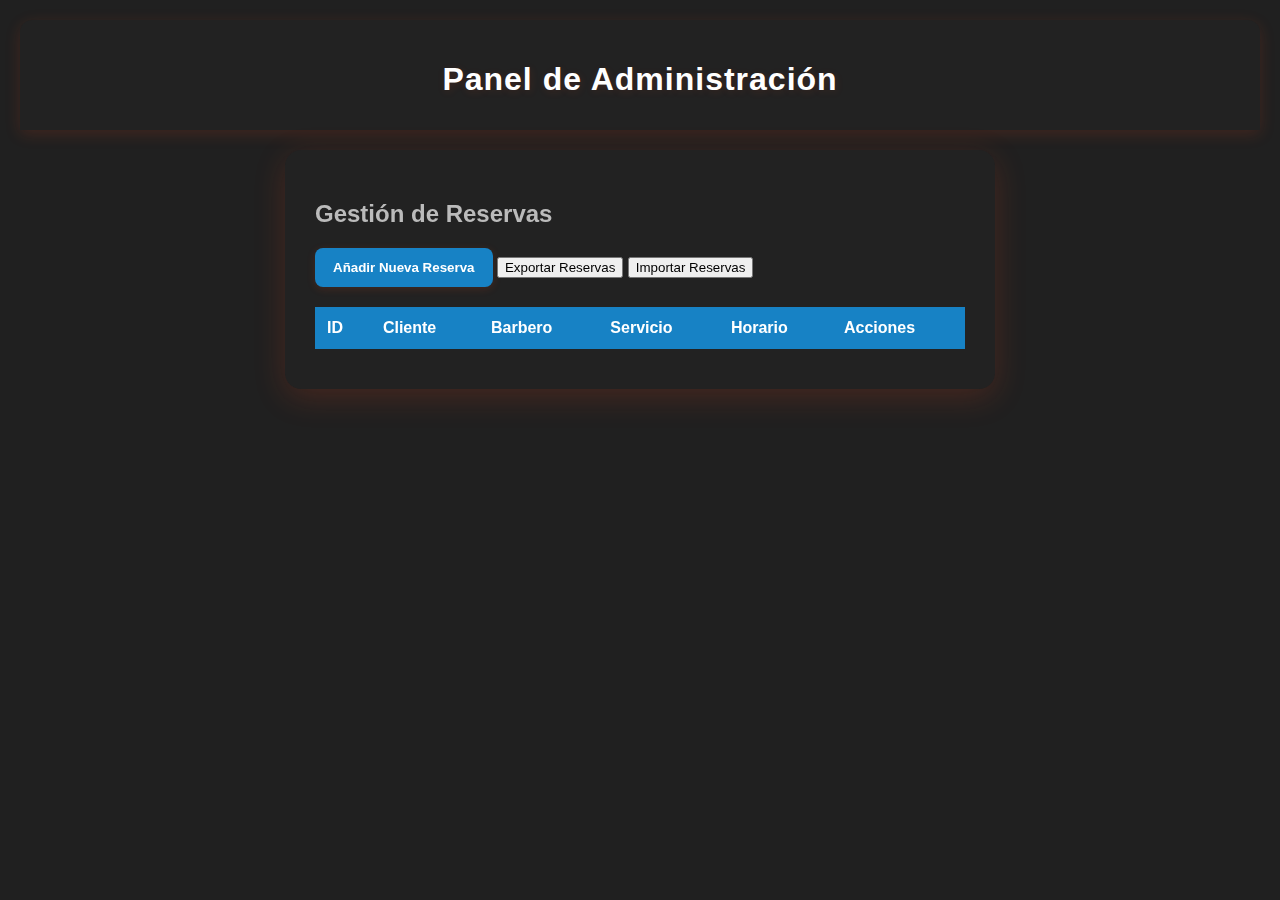
<file: Administrador.html>
<!DOCTYPE html>
<html lang="es">
<head>
    <meta charset="UTF-8">
    <meta name="viewport" content="width=device-width, initial-scale=1.0">
    <title>Panel de Administración - Barbería</title>
    <link rel="stylesheet" href="css/admin-styles.css">
</head>
<body>

    <header>
        <h1>Panel de Administración</h1>
    </header>

    <main>
        <section class="admin-panel">
            <h2>Gestión de Reservas</h2>
            <button id="add-btn">Añadir Nueva Reserva</button>
            <button id="export-btn">Exportar Reservas</button>
            <input type="file" id="import-file" accept=".csv,.txt" style="display:none;">
            <button id="import-btn">Importar Reservas</button>
            <table id="reservations-table">
                <thead>
                    <tr>
                        <th>ID</th>
                        <th>Cliente</th>
                        <th>Barbero</th>
                        <th>Servicio</th>
                        <th>Horario</th>
                        <th>Acciones</th>
                    </tr>
                </thead>
                <tbody>
                </tbody>
            </table>
        </section>

        <section id="form-section" style="display: none;">
            <h2>Detalles de la Reserva</h2>
            <form id="reservation-form">
                <input type="hidden" id="reservation-id">
                <label for="client-name">Cliente:</label>
                <input type="text" id="client-name" required>

                <label for="barber-select">Barbero:</label>
                <select id="barber-select" required>
                    <option value="Juan Pérez">Juan Pérez</option>
                    <option value="Ana Gómez">Ana Gómez</option>
                </select>

                <label for="service-select">Servicio:</label>
                <select id="service-select" required>
                    <option value="Corte de Cabello">Corte de Cabello</option>
                    <option value="Corte y Barba">Corte y Barba</option>
                </select>

                <label for="date-input">Fecha:</label>
                <input type="date" id="date-input" required>

                <label for="time-input">Hora:</label>
                <input type="time" id="time-input" required>

                <button type="submit" id="save-btn">Guardar Reserva</button>
                <button type="button" id="cancel-btn">Cancelar</button>
            </form>
        </section>
    </main>

    <script>
        // Utilidad para obtener y guardar reservas en localStorage
        function getReservas() {
            return JSON.parse(localStorage.getItem('reservasBarberia') || '[]');
        }
        function setReservas(reservas) {
            localStorage.setItem('reservasBarberia', JSON.stringify(reservas));
        }

        // Renderizar tabla de reservas
        function renderTable() {
            const tbody = document.querySelector('#reservations-table tbody');
            tbody.innerHTML = '';
            const reservas = getReservas();
            reservas.forEach((r) => {
                const tr = document.createElement('tr');
                // Enlace WhatsApp si hay celular
                let clienteHtml = r.cliente || r.nombre || '';
                if(r.celular) {
                    clienteHtml += `<br><a href='https://wa.me/${r.celular.replace(/[^0-9]/g, '')}' target='_blank' style='color:#25D366;text-decoration:underline;font-weight:bold;'>${r.celular}</a>`;
                }
                tr.innerHTML = `
                    <td>${r.id || ''}</td>
                    <td>${clienteHtml}</td>
                    <td>${r.barbero || ''}</td>
                    <td>${r.servicio || ''}</td>
                    <td>${r.horario || ''}</td>
                    <td>
                        <button class="edit-btn">Editar</button>
                        <button class="delete-btn">Eliminar</button>
                    </td>
                `;
                tbody.appendChild(tr);
            });
            addRowListeners();
        }

        // Mostrar formulario para añadir o editar
        document.getElementById('add-btn').addEventListener('click', function() {
            document.getElementById('form-section').style.display = 'block';
            document.getElementById('reservation-form').reset();
            document.getElementById('reservation-id').value = '';
        });

        document.getElementById('cancel-btn').addEventListener('click', function() {
            document.getElementById('form-section').style.display = 'none';
        });

        function addRowListeners() {
            document.querySelectorAll('.edit-btn').forEach(button => {
                button.onclick = function() {
                    document.getElementById('form-section').style.display = 'block';
                    const row = this.closest('tr');
                    document.getElementById('reservation-id').value = row.cells[0].innerText;
                    document.getElementById('client-name').value = row.cells[1].innerText;
                    document.getElementById('barber-select').value = row.cells[3].innerText;
                    document.getElementById('service-select').value = row.cells[4].innerText;
                    // Separar horario en fecha y hora si posible
                    let horario = row.cells[5].innerText;
                    let fecha = '';
                    let hora = '';
                    if(horario.includes(' ')) {
                        let parts = horario.split(' ');
                        fecha = parts[0];
                        hora = parts.slice(1).join(' ');
                    }
                    document.getElementById('date-input').value = fecha;
                    document.getElementById('time-input').value = hora;
                }
            });
            document.querySelectorAll('.delete-btn').forEach(button => {
                button.onclick = function() {
                    if (confirm('¿Estás seguro de que quieres eliminar esta reserva?')) {
                        const row = this.closest('tr');
                        const id = row.cells[0].innerText;
                        let reservas = getReservas();
                        reservas = reservas.filter(r => String(r.id) !== String(id));
                        setReservas(reservas);
                        renderTable();
                    }
                }
            });
        }

        // Guardar reserva (añadir o modificar)
        document.getElementById('reservation-form').addEventListener('submit', function(e) {
            e.preventDefault();
            let reservas = getReservas();
            const id = document.getElementById('reservation-id').value || Date.now();
            const cliente = document.getElementById('client-name').value;
            const barbero = document.getElementById('barber-select').value;
            const servicio = document.getElementById('service-select').value;
            const fecha = document.getElementById('date-input').value;
            const hora = document.getElementById('time-input').value;
            // Buscar correo si existe en reservas previas
            let correo = '';
            const prev = reservas.find(r => String(r.id) === String(id));
            if(prev && prev.correo) correo = prev.correo;
            // Si no, dejar vacío o pedir en el formulario si lo deseas
            const horario = fecha ? (fecha + ' ' + hora) : hora;
            const nuevaReserva = {id, cliente, correo, barbero, servicio, horario};
            // Si existe, modificar
            const idx = reservas.findIndex(r => String(r.id) === String(id));
            if(idx >= 0) reservas[idx] = nuevaReserva;
            else reservas.push(nuevaReserva);
            setReservas(reservas);
            renderTable();
            document.getElementById('form-section').style.display = 'none';
        });

        // Exportar reservas a CSV
        document.getElementById('export-btn').addEventListener('click', function() {
            const reservas = getReservas();
            if(reservas.length === 0) return alert('No hay reservas para exportar.');
            let csv = 'ID,Cliente,Correo,Barbero,Servicio,Horario\n';
            reservas.forEach(r => {
                csv += `${r.id || ''},${r.cliente || ''},${r.correo || ''},${r.barbero || ''},${r.servicio || ''},${r.horario || ''}\n`;
            });
            const blob = new Blob([csv], {type: 'text/csv'});
            const link = document.createElement('a');
            link.href = URL.createObjectURL(blob);
            link.download = 'reservas_barberia.csv';
            document.body.appendChild(link);
            link.click();
            document.body.removeChild(link);
        });

        // Importar reservas desde CSV
        document.getElementById('import-btn').addEventListener('click', function() {
            document.getElementById('import-file').click();
        });
        document.getElementById('import-file').addEventListener('change', function(e) {
            const file = e.target.files[0];
            if(!file) return;
            const reader = new FileReader();
            reader.onload = function(evt) {
                const text = evt.target.result;
                const lines = text.split(/\r?\n/).filter(l => l.trim().length > 0);
                const reservas = [];
                for(let i=1; i<lines.length; i++) { // Saltar cabecera
                    const parts = lines[i].split(',');
                    if(parts.length >= 6) {
                        reservas.push({
                            id: parts[0],
                            cliente: parts[1],
                            correo: parts[2],
                            barbero: parts[3],
                            servicio: parts[4],
                            horario: parts[5]
                        });
                    }
                }
                setReservas(reservas);
                renderTable();
                alert('Reservas importadas correctamente.');
            };
            reader.readAsText(file);
        });

        // Inicializar tabla al cargar
        renderTable();
    </script>
</body>
</html>
</file>
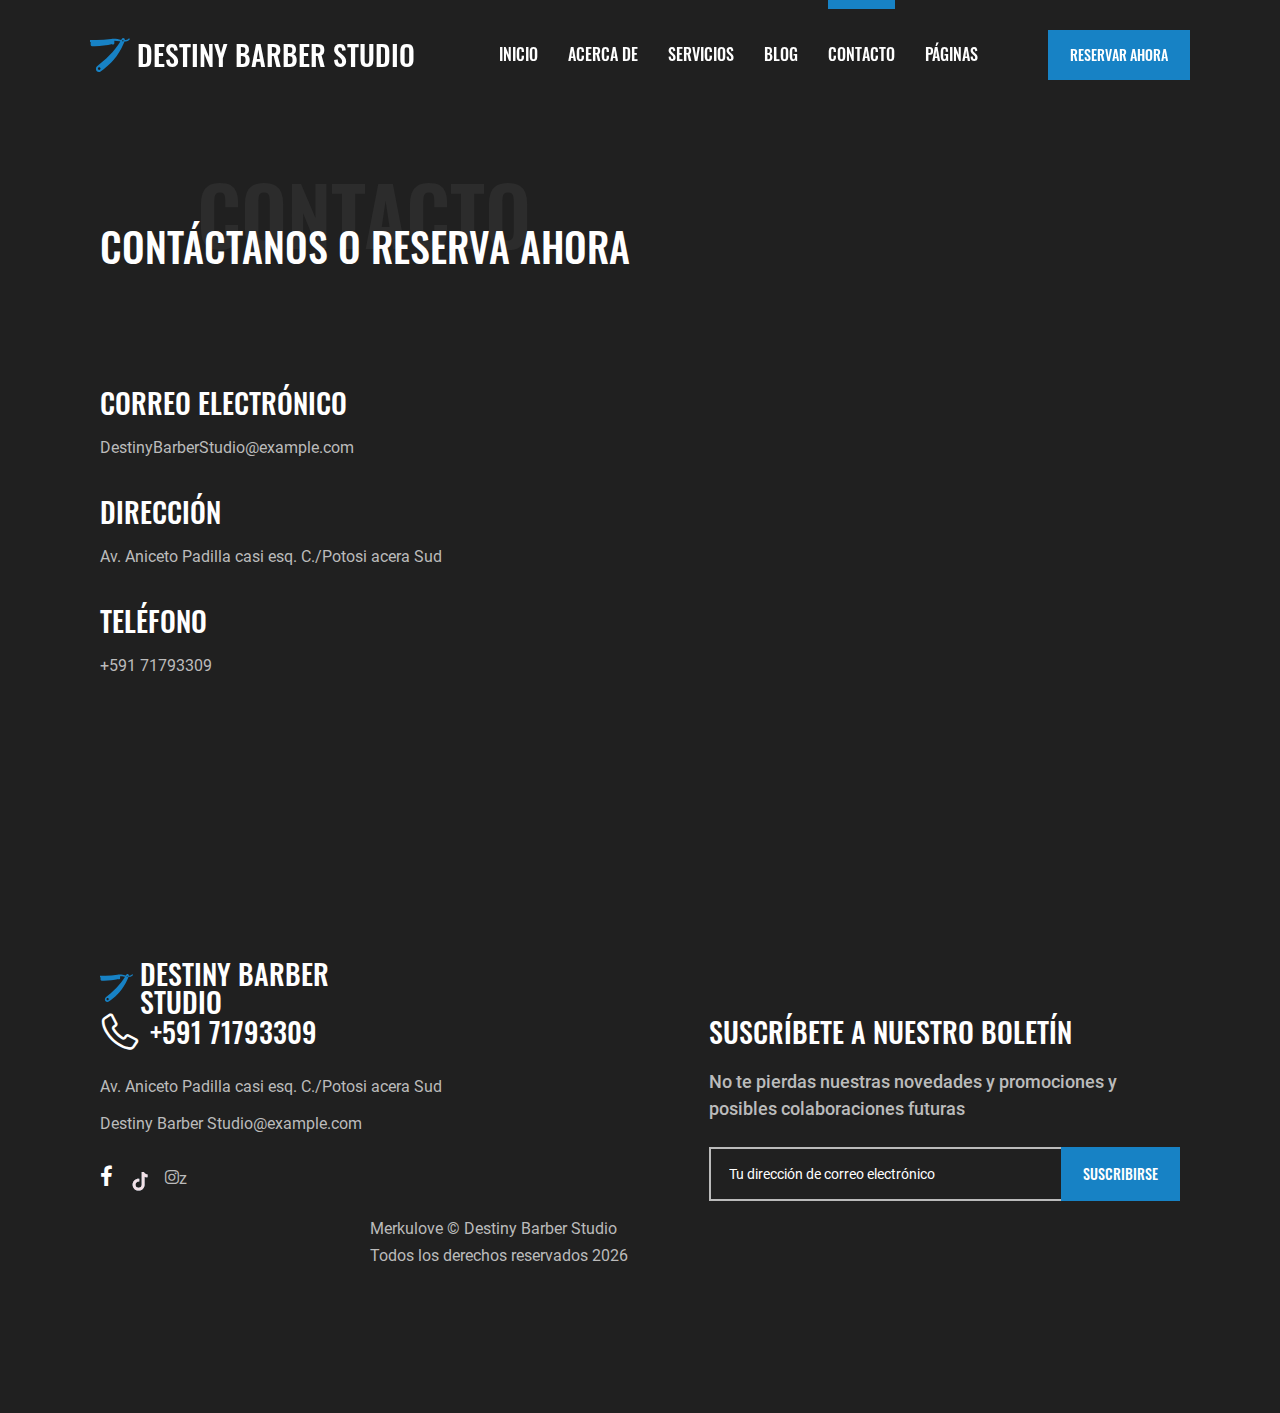
<file: contacts.html>
<!DOCTYPE html>
<html lang="es">
    <head>
        <meta charset="UTF-8" />
        <meta name="viewport" content="width=device-width, initial-scale=1.0, minimum-scale=1.0" />
        <meta http-equiv="X-UA-Compatible" content="ie=edge" />
    <meta name="description" content="Contacta a Destiny Barber Studio para reservar tu cita, resolver dudas o conocer más sobre nuestros servicios. ¡Estamos para ayudarte!">
    <title>Contacto Barbershop</title>
        <link rel="stylesheet preload" as="style" href="css/preload.min.css" />
        <link rel="stylesheet preload" as="style" href="css/icomoon.css" />
        <link rel="stylesheet preload" as="style" href="css/libs.min.css" />

        <link rel="stylesheet" href="css/contacts.min.css" />
    </head>
    <body>
        <header class="header" data-page="contacts">
            <div class="container-fluid container-lg d-flex flex-wrap align-items-center justify-content-between">
                <a class="brand-logo d-flex align-items-center header_logo" href="index.html">
                    <svg class="brand-logo_icon" width="40" height="34" viewBox="0 0 40 34" fill="none" xmlns="http://www.w3.org/2000/svg">
                        <path
                            d="M38.9052 0.3026C38.2043 1.3906 37.0306 2.04 35.7668 2.04H34.8331C34.8403 1.9312 34.8495 1.8224 34.8495 1.71224C34.8495 0.76636 34.1085 0 33.1938 0C32.5922 0 32.0385 0.33728 31.7466 0.8806C31.5539 1.23964 31.3435 1.58848 31.1443 1.94412L27.5357 1.11452C26.2785 0.82552 24.9943 0.68 23.7062 0.68C22.8074 0.68 21.9105 0.75072 21.0221 0.89216L21.0149 0.89352C16.2175 1.65648 11.3708 2.04 6.51686 2.04H0V4.08H0.657538V6.8C0.657538 7.5514 1.24603 8.16 1.97261 8.16H5.03542C10.8652 8.16 16.6758 7.47592 22.3563 6.12V6.8L23.4294 6.43008C23.9666 6.24512 24.3289 5.72492 24.3289 5.13944V2.72C26.0779 2.72 27.8231 2.89884 29.5379 3.25312L30.2467 3.4L30.3112 3.41428C28.7877 5.9738 27.0965 8.42452 25.2475 10.7467C21.5758 15.3571 17.4649 19.5738 12.9759 23.3315L7.02579 28.3125C6.32486 28.8993 5.91784 29.782 5.91784 30.7142V30.9101C5.91784 32.6169 7.25527 34 8.90569 34C9.52838 34 10.1353 33.7987 10.6422 33.4247L13.6603 31.195C17.2544 28.5403 20.5494 25.4769 23.484 22.0626C27.5298 17.3556 30.8477 12.0306 33.3214 6.27572L34.4537 3.64072C34.4872 3.56184 34.5135 3.48024 34.5431 3.4H35.7668C37.4718 3.4 39.0538 2.52416 40 1.0574L38.9052 0.3026ZM9.20553 31.96C8.48027 31.96 7.89045 31.35 7.89045 30.6C7.89045 29.85 8.48027 29.24 9.20553 29.24C9.93079 29.24 10.5206 29.85 10.5206 30.6C10.5206 31.35 9.93079 31.96 9.20553 31.96ZM32.8769 3.4C32.5139 3.4 32.2194 3.09536 32.2194 2.72C32.2194 2.34464 32.5139 2.04 32.8769 2.04C33.2399 2.04 33.5344 2.34464 33.5344 2.72C33.5344 3.09536 33.2399 3.4 32.8769 3.4Z"
                            fill="currentColor"
                        />
                    </svg>

                    <span class="brand-logo_name">Destiny Barber Studio</span>
                </a>
                <nav class="header_nav">
                    <ul class="header_nav-list">
                        <li class="header_nav-list_item nav-item" data-page="home">
                            <a class="nav-link" href="index.html">Inicio</a>
                        </li>
                        <li class="header_nav-list_item nav-item" data-page="about">
                            <a class="nav-link" href="about.html">Acerca de</a>
                        </li>
                        <li class="header_nav-list_item dropdown">
                            <a class="nav-link dropdown-toggle" href="#" data-bs-toggle="dropdown">Servicios</a>
                            <ul class="dropdown-menu">
                                <li class="list-item nav-item" data-page="services">
                                    <a class="dropdown-item" href="services.html">Servicios 01</a>
                                </li>
                                <li class="list-item nav-item" data-page="services2">
                                    <a class="dropdown-item" href="services2.html">Servicios 02 </a>
                                </li>
                            </ul>
                        </li>
                        <li class="header_nav-list_item dropdown">
                            <a class="nav-link dropdown-toggle" href="#" data-bs-toggle="dropdown">Blog</a>
                            <ul class="dropdown-menu">
                                <li class="list-item nav-item" data-page="blog">
                                    <a class="dropdown-item" href="blog.html">Blog</a>
                                </li>
                                <li class="list-item nav-item" data-page="post">
                                    <a class="dropdown-item" href="post.html">Publicación individual</a>
                                </li>
                            </ul>
                        </li>
                        <li class="header_nav-list_item nav-item" data-page="contacts">
                            <a class="nav-link" href="contacts.html">Contacto</a>
                        </li>
                        <li class="header_nav-list_item dropdown">
                            <a class="nav-link dropdown-toggle" href="#" data-bs-toggle="dropdown">Páginas</a>
                            <ul class="dropdown-menu">
                                <li class="list-item nav-item" data-page="gallery">
                                    <a class="dropdown-item" href="gallery.html">Galería</a>
                                </li>
                                <li class="list-item nav-item" data-page="error">
                                    <a class="dropdown-item" href="404.html">404</a>
                                </li>
                            </ul>
                        </li>
                    </ul>
                </nav>
                <a class="header_btn btn theme-element" href="indexPrincipal.html">Reservar ahora</a>
                <span class="header_trigger d-inline-flex d-lg-none flex-column justify-content-between">
                    <span class="line"></span>
                    <span class="line"></span>
                    <span class="line"></span>
                </span>
            </div>
        </header>
        <!-- Contacts content start -->
        <main>
            <section class="contacts section">
                <div class="container">
                    <div class="contacts_header section_header">
                        <h2 class="contacts_header-title section_header-title" data-aos="fade-right">Contáctanos o reserva ahora</h2>
                        <span class="contacts_header-subtitle section_header-subtitle" data-aos="fade-right" data-aos-delay="50" data-aos-once="false">Contacto</span>
                    </div>
                    <div class="contacts_main d-flex flex-column flex-lg-row justify-content-between">
                        <ul class="contacts_main-data">
                            <li class="contacts_main-data_item">
                                <h3 class="title">Correo electrónico</h3>
                                <a class="data link link--underline" href="mailto:example@domain.com">DestinyBarberStudio@example.com</a>
                            </li>
                            <li class="contacts_main-data_item">
                                <h3 class="title">Dirección</h3>
                                <a class="footer_contacts-address" href="https://maps.app.goo.gl/i4zZz9aZdvDK6xxH7">Av. Aniceto Padilla casi esq.  C./Potosi acera Sud</a>
                            </li>
                            <li class="contacts_main-data_item contacts_main-data_item--tel">
                                <h3 class="title">Teléfono</h3>
                                <div class="wrapper d-flex flex-column flex-md-row">
                                    <a class="link" href="tel:+59171793309">+591 71793309</a>
                                </div>
                            </li>
                        </ul>
                        <div class="contacts_main-map col-lg-8" style="margin: 0 auto;">
                            <iframe src="https://www.google.com/maps/embed?pb=!1m18!1m12!1m3!1d951.9235785553898!2d-66.153718!3d-17.3784363!2m3!1f0!2f0!3f0!3m2!1i1024!2i768!4f13.1!3m3!1m2!1s0x93e3756848a2293f%3A0x1243b717c8022612!2sDESTINY%20Barber%20Studio!5e0!3m2!1ses!2sbo!4v1756417044741!5m2!1ses!2sbo" width="100%" height="350" style="border:0; border-radius:12px;" allowfullscreen="" loading="lazy" referrerpolicy="no-referrer-when-downgrade"></iframe>
                        </div>
                    </div>
                </div>
            </section>
        </main>
        <!-- Contacts content end -->
        <footer class="footer section-nopb">
            <div class="container d-flex flex-column flex-md-row flex-md-wrap justify-content-between">
                <div class="footer_logo footer_block col-lg-3">
                    <a class="brand-logo d-flex align-items-center" href="index.html">
                        <svg
                            class="brand-logo_icon"
                            width="40"
                            height="34"
                            viewBox="0 0 40 34"
                            fill="none"
                            xmlns="http://www.w3.org/2000/svg"
                        >
                            <path
                                d="M38.9052 0.3026C38.2043 1.3906 37.0306 2.04 35.7668 2.04H34.8331C34.8403 1.9312 34.8495 1.8224 34.8495 1.71224C34.8495 0.76636 34.1085 0 33.1938 0C32.5922 0 32.0385 0.33728 31.7466 0.8806C31.5539 1.23964 31.3435 1.58848 31.1443 1.94412L27.5357 1.11452C26.2785 0.82552 24.9943 0.68 23.7062 0.68C22.8074 0.68 21.9105 0.75072 21.0221 0.89216L21.0149 0.89352C16.2175 1.65648 11.3708 2.04 6.51686 2.04H0V4.08H0.657538V6.8C0.657538 7.5514 1.24603 8.16 1.97261 8.16H5.03542C10.8652 8.16 16.6758 7.47592 22.3563 6.12V6.8L23.4294 6.43008C23.9666 6.24512 24.3289 5.72492 24.3289 5.13944V2.72C26.0779 2.72 27.8231 2.89884 29.5379 3.25312L30.2467 3.4L30.3112 3.41428C28.7877 5.9738 27.0965 8.42452 25.2475 10.7467C21.5758 15.3571 17.4649 19.5738 12.9759 23.3315L7.02579 28.3125C6.32486 28.8993 5.91784 29.782 5.91784 30.7142V30.9101C5.91784 32.6169 7.25527 34 8.90569 34C9.52838 34 10.1353 33.7987 10.6422 33.4247L13.6603 31.195C17.2544 28.5403 20.5494 25.4769 23.484 22.0626C27.5298 17.3556 30.8477 12.0306 33.3214 6.27572L34.4537 3.64072C34.4872 3.56184 34.5135 3.48024 34.5431 3.4H35.7668C37.4718 3.4 39.0538 2.52416 40 1.0574L38.9052 0.3026ZM9.20553 31.96C8.48027 31.96 7.89045 31.35 7.89045 30.6C7.89045 29.85 8.48027 29.24 9.20553 29.24C9.93079 29.24 10.5206 29.85 10.5206 30.6C10.5206 31.35 9.93079 31.96 9.20553 31.96ZM32.8769 3.4C32.5139 3.4 32.2194 3.09536 32.2194 2.72C32.2194 2.34464 32.5139 2.04 32.8769 2.04C33.2399 2.04 33.5344 2.34464 33.5344 2.72C33.5344 3.09536 33.2399 3.4 32.8769 3.4Z"
                                fill="currentColor"
                            />
                        </svg>

                        <span class="brand-logo_name">Destiny Barber Studio</span>
                    </a>
                </div>
                <div class="wrapper d-flex flex-column flex-md-row flex-grow-1 justify-content-lg-between">
                    <div class="footer_contacts footer_block col-xl-4">
                        <span class="footer_contacts-tel d-flex align-items-center">
                            <span class="icon">
                                <i class="icon-phone"></i>
                            </span>
                            <a class="link" href="tel:+59171793309">+591 71793309</a>
                        </span>
                        <p class="footer_contacts-address" href="https://maps.app.goo.gl/i4zZz9aZdvDK6xxH7">Av. Aniceto Padilla casi esq.  C./Potosi acera Sud</p>
                        <a class="footer_contacts-mail" href="mailto:example@domain.com">Destiny Barber Studio@example.com</a>
                        <ul class="footer_contacts-socials d-flex align-items-center">
                            <li class="list-item">
                                <a class="link" href="https://www.facebook.com/share/1C74ySKAH2/" target="_blank" rel="noopener norefferer">
                                    <i class="icon-facebook"></i>
                                </a>
                            </li>
                            <li class="list-item">
                                <a class="link" href="https://www.tiktok.com/@destiny_barber_st?_t=ZM-8yqTBpEJBn6&_r=1" target="_blank" rel="noopener norefferer">
                                    <!-- TikTok SVG oficial -->
                                    <svg width="22" height="22" viewBox="0 0 48 48" fill="none" xmlns="http://www.w3.org/2000/svg" style="vertical-align:middle;">
                                        <path d="M34.5 6.5c1.7 3.2 4.7 5.3 8.1 5.5v6.1c-2.2.2-4.4-.2-6.5-1.2v17.2c0 7.2-5.8 13-13 13s-13-5.8-13-13 5.8-13 13-13c.5 0 1 .1 1.5.1v6.2c-.5-.1-1-.1-1.5-.1-3.7 0-6.8 3-6.8 6.8s3 6.8 6.8 6.8 6.8-3 6.8-6.8V6.5h6.6z" fill="#25F4EE"/>
                                        <path d="M34.5 6.5c1.7 3.2 4.7 5.3 8.1 5.5v6.1c-2.2.2-4.4-.2-6.5-1.2v17.2c0 7.2-5.8 13-13 13s-13-5.8-13-13 5.8-13 13-13c.5 0 1 .1 1.5.1v6.2c-.5-.1-1-.1-1.5-.1-3.7 0-6.8 3-6.8 6.8s3 6.8 6.8 6.8 6.8-3 6.8-6.8V6.5h6.6z" fill="#FE2C55" fill-opacity=".7"/>
                                        <path d="M34.5 6.5c1.7 3.2 4.7 5.3 8.1 5.5v6.1c-2.2.2-4.4-.2-6.5-1.2v17.2c0 7.2-5.8 13-13 13s-13-5.8-13-13 5.8-13 13-13c.5 0 1 .1 1.5.1v6.2c-.5-.1-1-.1-1.5-.1-3.7 0-6.8 3-6.8 6.8s3 6.8 6.8 6.8 6.8-3 6.8-6.8V6.5h6.6z" fill="#fff" fill-opacity=".8"/>
                                    </svg>
                                </a>
                            </li>
                            <li class="list-4tem">
                                <a class="link" href="https://www.instagram.com/destinybarber.studio?igsh=MWp4enlsa2VxYTl4MA==" target="_blank" rel="noopener norefferer">
                                    <i class="icon-instagram"></i>
                                </a>
                            </li>z
                        </ul>
                    </div>
                    <div class="footer_newsletter footer_block">
                        <h3 class="footer_newsletter-header">Suscríbete a nuestro boletín</h3>
                        <p class="footer_newsletter-text text">
                            No te pierdas nuestras novedades y promociones y posibles colaboraciones futuras
                        </p>
                        <form
                            class="footer_newsletter-form d-flex flex-wrap flex-sm-nowrap"
                            action="#"
                            method="post"
                            data-type="newsletter"
                        >
                            <input class="field required" data-type="email" type="text" placeholder="Tu dirección de correo electrónico" />
                            <button class="btn theme-element" type="submit">Suscribirse</button>
                        </form>
                    </div>
                </div>
                <div class="offset col-lg-3 d-none d-lg-flex"></div>
                <p class="footer_copyright flex-grow-1">
                    <span class="linebreak">Merkulove &copy; Destiny Barber Studio </span>
                    <span class="linebreak">Todos los derechos reservados <span id="currentYear"></span></span>
                </p>
            </div>
        </footer>
        <script src="js/common.min.js"></script>
        <script src="js/contacts.min.js"></script>
    </body>
</html>
</file>
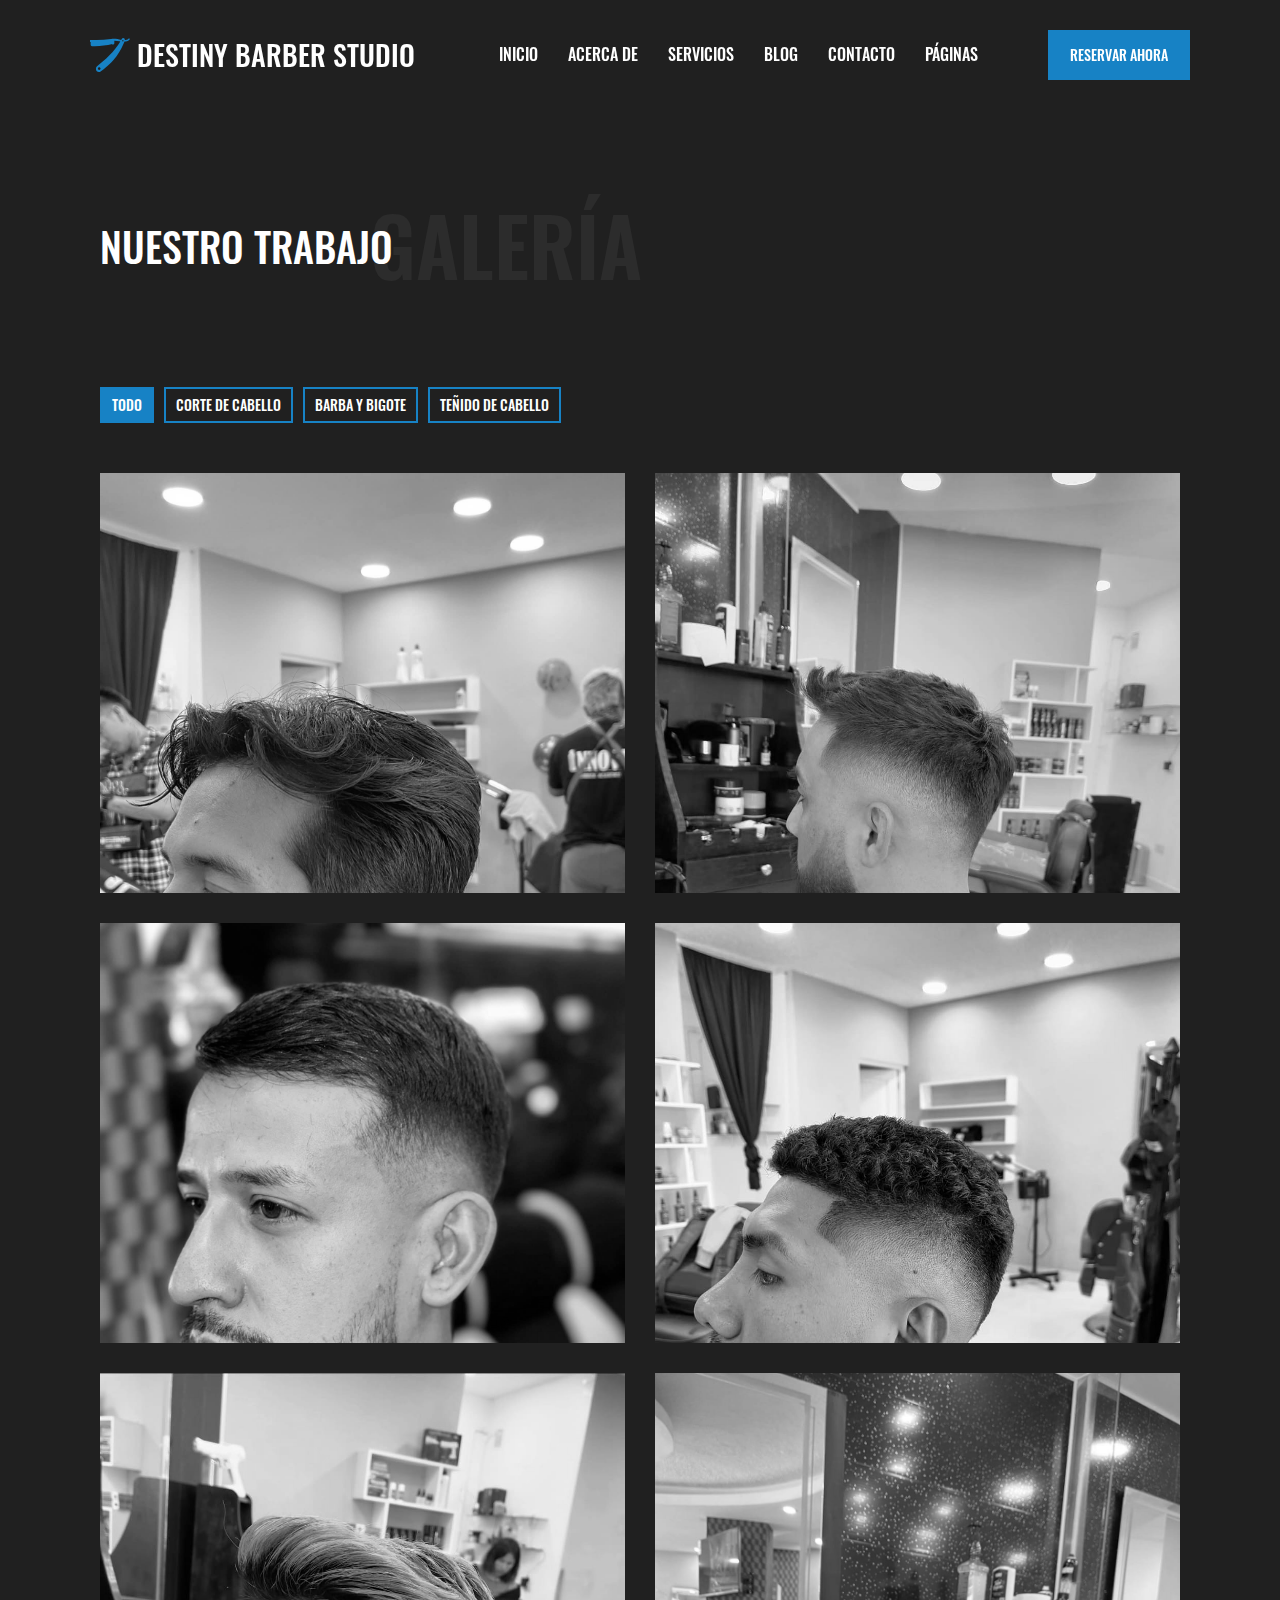
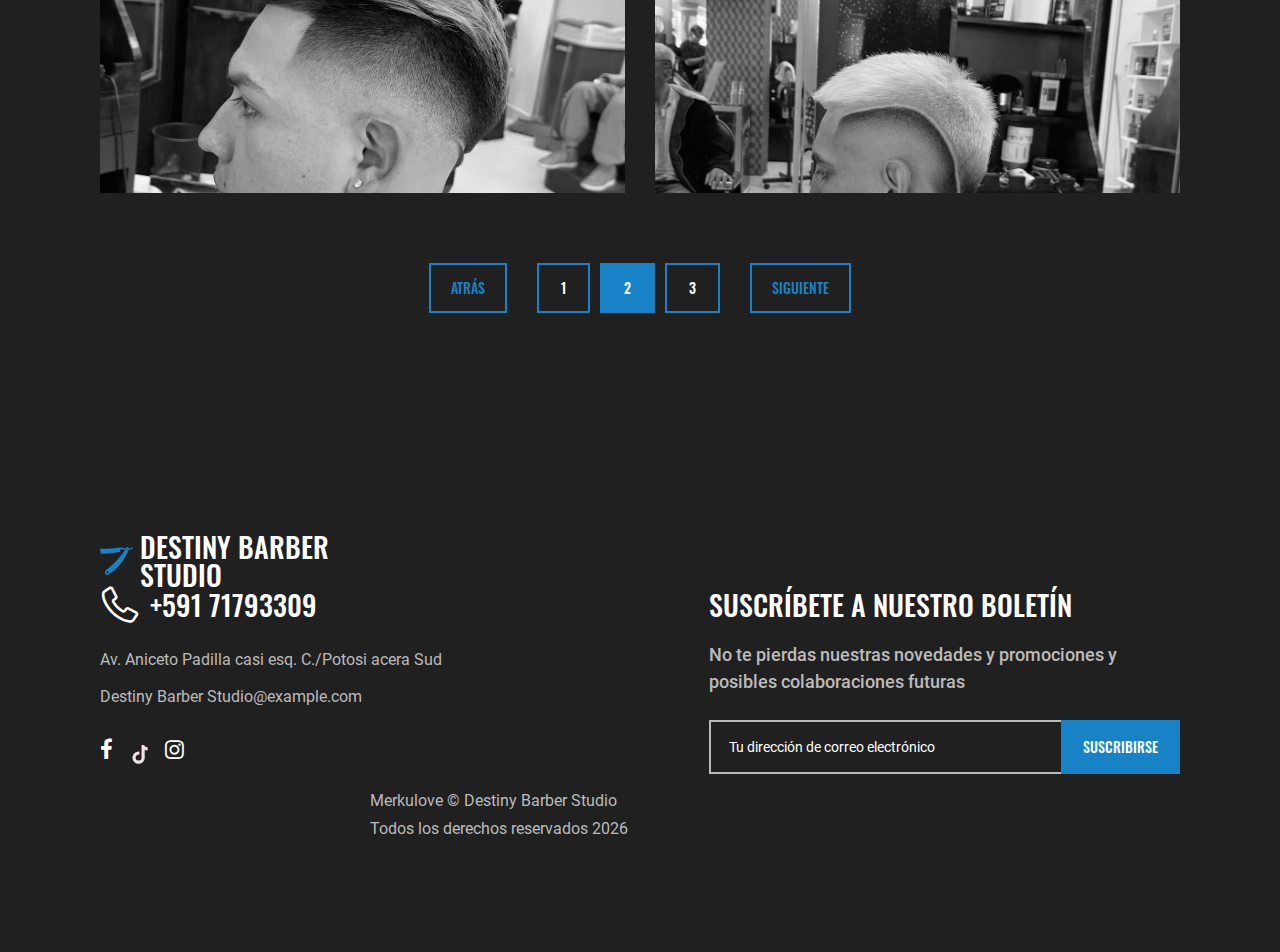
<file: gallery.html>
<!DOCTYPE html>
<html lang="es">
    <head>
        <meta charset="UTF-8" />
        <meta name="viewport" content="width=device-width, initial-scale=1.0, minimum-scale=1.0" />
        <meta http-equiv="X-UA-Compatible" content="ie=edge" />
    <meta name="description" content="Galería de trabajos realizados en Destiny Barber Studio. Inspírate con nuestros cortes, afeitados y estilos de barba.">
    <title>Galería Barbershop</title>
        <link rel="stylesheet preload" as="style" href="css/preload.min.css" />
        <link rel="stylesheet preload" as="style" href="css/icomoon.css" />
        <link rel="stylesheet preload" as="style" href="css/libs.min.css" />

        <link rel="stylesheet" href="css/gallery.min.css" />
    </head>
    <body>
        <header class="header" data-page="gallery">
            <div class="container-fluid container-lg d-flex flex-wrap align-items-center justify-content-between">
                <a class="brand-logo d-flex align-items-center header_logo" href="index.html">
                    <svg class="brand-logo_icon" width="40" height="34" viewBox="0 0 40 34" fill="none" xmlns="http://www.w3.org/2000/svg">
                        <path
                            d="M38.9052 0.3026C38.2043 1.3906 37.0306 2.04 35.7668 2.04H34.8331C34.8403 1.9312 34.8495 1.8224 34.8495 1.71224C34.8495 0.76636 34.1085 0 33.1938 0C32.5922 0 32.0385 0.33728 31.7466 0.8806C31.5539 1.23964 31.3435 1.58848 31.1443 1.94412L27.5357 1.11452C26.2785 0.82552 24.9943 0.68 23.7062 0.68C22.8074 0.68 21.9105 0.75072 21.0221 0.89216L21.0149 0.89352C16.2175 1.65648 11.3708 2.04 6.51686 2.04H0V4.08H0.657538V6.8C0.657538 7.5514 1.24603 8.16 1.97261 8.16H5.03542C10.8652 8.16 16.6758 7.47592 22.3563 6.12V6.8L23.4294 6.43008C23.9666 6.24512 24.3289 5.72492 24.3289 5.13944V2.72C26.0779 2.72 27.8231 2.89884 29.5379 3.25312L30.2467 3.4L30.3112 3.41428C28.7877 5.9738 27.0965 8.42452 25.2475 10.7467C21.5758 15.3571 17.4649 19.5738 12.9759 23.3315L7.02579 28.3125C6.32486 28.8993 5.91784 29.782 5.91784 30.7142V30.9101C5.91784 32.6169 7.25527 34 8.90569 34C9.52838 34 10.1353 33.7987 10.6422 33.4247L13.6603 31.195C17.2544 28.5403 20.5494 25.4769 23.484 22.0626C27.5298 17.3556 30.8477 12.0306 33.3214 6.27572L34.4537 3.64072C34.4872 3.56184 34.5135 3.48024 34.5431 3.4H35.7668C37.4718 3.4 39.0538 2.52416 40 1.0574L38.9052 0.3026ZM9.20553 31.96C8.48027 31.96 7.89045 31.35 7.89045 30.6C7.89045 29.85 8.48027 29.24 9.20553 29.24C9.93079 29.24 10.5206 29.85 10.5206 30.6C10.5206 31.35 9.93079 31.96 9.20553 31.96ZM32.8769 3.4C32.5139 3.4 32.2194 3.09536 32.2194 2.72C32.2194 2.34464 32.5139 2.04 32.8769 2.04C33.2399 2.04 33.5344 2.34464 33.5344 2.72C33.5344 3.09536 33.2399 3.4 32.8769 3.4Z"
                            fill="currentColor"
                        />
                    </svg>

                    <span class="brand-logo_name">Destiny Barber Studio</span>
                </a>
                <nav class="header_nav">
                    <ul class="header_nav-list">
                        <li class="header_nav-list_item nav-item" data-page="home">
                            <a class="nav-link" href="index.html">Inicio</a>
                        </li>
                        <li class="header_nav-list_item nav-item" data-page="about">
                            <a class="nav-link" href="about.html">Acerca de</a>
                        </li>
                        <li class="header_nav-list_item dropdown">
                            <a class="nav-link dropdown-toggle" href="#" data-bs-toggle="dropdown">Servicios</a>
                            <ul class="dropdown-menu">
                                <li class="list-item nav-item" data-page="services">
                                    <a class="dropdown-item" href="services.html">Servicios 01</a>
                                </li>
                                <li class="list-item nav-item" data-page="services2">
                                    <a class="dropdown-item" href="services2.html">Servicios 02 </a>
                                </li>
                            </ul>
                        </li>
                        <li class="header_nav-list_item dropdown">
                            <a class="nav-link dropdown-toggle" href="#" data-bs-toggle="dropdown">Blog</a>
                            <ul class="dropdown-menu">
                                <li class="list-item nav-item" data-page="blog">
                                    <a class="dropdown-item" href="blog.html">Blog</a>
                                </li>
                                <li class="list-item nav-item" data-page="post">
                                    <a class="dropdown-item" href="post.html">Publicación individual</a>
                                </li>
                            </ul>
                        </li>
                        <li class="header_nav-list_item nav-item" data-page="contacts">
                            <a class="nav-link" href="contacts.html">Contacto</a>
                        </li>
                        <li class="header_nav-list_item dropdown">
                            <a class="nav-link dropdown-toggle" href="#" data-bs-toggle="dropdown">Páginas</a>
                            <ul class="dropdown-menu">
                                <li class="list-item nav-item" data-page="gallery">
                                    <a class="dropdown-item" href="gallery.html">Galería</a>
                                </li>
                                <li class="list-item nav-item" data-page="error">
                                    <a class="dropdown-item" href="404.html">404</a>
                                </li>
                            </ul>
                        </li>
                    </ul>
                </nav>
                <a class="header_btn btn theme-element" href="indexPrincipal.html">Reservar ahora</a>
                <span class="header_trigger d-inline-flex d-lg-none flex-column justify-content-between">
                    <span class="line"></span>
                    <span class="line"></span>
                    <span class="line"></span>
                </span>
            </div>
        </header>
        <!-- Gallery content end -->
        <main>
            <section class="gallery section">
                <div class="container">
                    <div class="gallery_header section_header">
                        <h2 class="gallery_header-title section_header-title" data-aos="fade-right">Nuestro Trabajo</h2>
                        <span
                            class="gallery_header-subtitle section_header-subtitle"
                            data-aos="fade-left"
                            data-aos-delay="50"
                            data-aos-once="false"
                            >Galería</span
                        >
                    </div>
                    <div class="gallery_content">
                        <ul class="gallery_content-filters d-flex flex-wrap">
                            <li class="list-item">
                                <a data-target="all" class="gallery_content-filters_filter current" href="#">Todo</a>
                            </li>
                            <li class="list-item">
                                <a data-target="haircut" class="gallery_content-filters_filter" href="#">Corte de cabello</a>
                            </li>
                            <li class="list-item">
                                <a data-target="beard" class="gallery_content-filters_filter" href="#">Barba y bigote</a>
                            </li>
                            <li class="list-item">
                                <a data-target="dyeing" class="gallery_content-filters_filter" href="#">Teñido de cabello</a>
                            </li>
                        </ul>
                        <div class="gallery_content-media">
                            <figure class="gallery_content-media_item col-md-6" data-groups='["haircut", "dyeing"]' data-order="1">
                                <a class="aspect" href="img/servicio.afeitado.jpeg" data-caption="Image caption">
                                    <div class="aspect_inner">
                                        <picture>
                                            <source
                                                data-srcset="img/servicio.afeitado.jpeg"
                                                srcset="img/servicio.afeitado.jpeg"
                                                type="image/webp"
                                            />
                                            <img
                                                class="gallery-img lazy"
                                                data-src="servicio.afeitado.jpeg"
                                                src="servicio.afeitado.jpeg"
                                                alt="media"
                                            />
                                        </picture>
                                    </div>
                                </a>
                            </figure>

                            <figure class="gallery_content-media_item col-md-6" data-groups='["beard"]' data-order="2">
                                <a class="aspect" href="img/servicio.barba.jpeg" data-caption="Image caption">
                                    <div class="aspect_inner">
                                        <picture>
                                            <source
                                                data-srcset="img/servicio.barba.jpeg"
                                                srcset="img/servicio.barba.jpeg"
                                                type="image/webp"
                                            />
                                            <img
                                                class="gallery-img lazy"
                                                data-src="img/servicio.barba.jpeg"
                                                src="img/servicio.barba.jpeg"
                                                alt="media"
                                            />
                                        </picture>
                                    </div>
                                </a>
                            </figure>

                            <figure class="gallery_content-media_item col-md-6" data-groups='["beard", "haircut"]' data-order="3">
                                <a class="aspect" href="img/servicio.corte.jpeg" data-caption="Image caption">
                                    <div class="aspect_inner">
                                        <picture>
                                            <source
                                                data-srcset="img/servicio.corte.jpeg"
                                                srcset="img/servicio.corte.jpeg"
                                                type="image/webp"
                                            />
                                            <img
                                                class="gallery-img lazy"
                                                data-src="img/servicio.corte.jpeg"
                                                src="img/servicio.corte.jpeg"
                                                alt="media"
                                            />
                                        </picture>
                                    </div>
                                </a>
                            </figure>

                            <figure class="gallery_content-media_item col-md-6" data-groups='["beard", "haircut", "dyeing"]' data-order="4">
                                <a class="aspect" href="img/servicio.estilizado.jpeg" data-caption="Image caption">
                                    <div class="aspect_inner">
                                        <picture>
                                            <source
                                                data-srcset="img/servicio.estilizado.jpeg"
                                                srcset="img/servicio.estilizado.jpeg"
                                                type="image/webp"
                                            />
                                            <img
                                                class="gallery-img lazy"
                                                data-src="img/servicio.estilizado.jpeg"
                                                src="img/servicio.estilizado.jpeg"
                                                alt="media"
                                            />
                                        </picture>
                                    </div>
                                </a>
                            </figure>

                            <figure class="gallery_content-media_item col-md-6" data-groups='["haircut", "dyeing"]' data-order="5">
                                <a class="aspect" href="img/servicio.decoloracion.jpeg" data-caption="Image caption">
                                    <div class="aspect_inner">
                                        <picture>
                                            <source
                                                data-srcset="img/servicio.decoloracion.jpeg"
                                                srcset="img/servicio.decoloracion.jpeg"
                                                type="image/webp"
                                            />
                                            <img
                                                class="gallery-img lazy"
                                                data-src="img/servicio.decoloracion.jpeg"
                                                src="img/servicio.decoloracion.jpeg"
                                                alt="media"
                                            />
                                        </picture>
                                    </div>
                                </a>
                            </figure>

                            <figure class="gallery_content-media_item col-md-6" data-groups='["dyeing"]' data-order="6">
                                <a class="aspect" href="servicio.teñido.jpeg" data-caption="Image caption">
                                    <div class="aspect_inner">
                                        <picture>
                                            <source
                                                data-srcset="img/servicio.teñido.jpeg"
                                                srcset="img/servicio.teñido.jpeg"
                                                type="image/webp"
                                            />
                                            <img
                                                class="gallery-img lazy"
                                                data-src="img/servicio.teñido.jpeg"
                                                src="img/servicio.teñido.jpeg"
                                                alt="media"
                                            />
                                        </picture>
                                    </div>
                                </a>
                            </figure>
                        </div>
                    </div>
                    <div class="pagination gallery_pagination d-flex justify-content-center align-items-center">
                        <a class="pagination_control btn btn--revert theme-element" href="#">Atrás</a>
                        <ul class="pagination_pages d-flex">
                            <li class="pagination_pages-page">
                                <a class="theme-element btn btn--revert" href="#">1</a>
                            </li>
                            <li class="pagination_pages-page">
                                <a class="theme-element btn btn--revert current" href="#">2</a>
                            </li>
                            <li class="pagination_pages-page">
                                <a class="theme-element btn btn--revert" href="#">3</a>
                            </li>
                        </ul>
                        <a class="pagination_control btn btn--revert theme-element" href="#">Siguiente</a>
                    </div>
                </div>
            </section>
        </main>
        <!-- Gallery content end -->
        <footer class="footer section-nopb">
            <div class="container d-flex flex-column flex-md-row flex-md-wrap justify-content-between">
                <div class="footer_logo footer_block col-lg-3">
                    <a class="brand-logo d-flex align-items-center" href="index.html">
                        <svg
                            class="brand-logo_icon"
                            width="40"
                            height="34"
                            viewBox="0 0 40 34"
                            fill="none"
                            xmlns="http://www.w3.org/2000/svg"
                        >
                            <path
                                d="M38.9052 0.3026C38.2043 1.3906 37.0306 2.04 35.7668 2.04H34.8331C34.8403 1.9312 34.8495 1.8224 34.8495 1.71224C34.8495 0.76636 34.1085 0 33.1938 0C32.5922 0 32.0385 0.33728 31.7466 0.8806C31.5539 1.23964 31.3435 1.58848 31.1443 1.94412L27.5357 1.11452C26.2785 0.82552 24.9943 0.68 23.7062 0.68C22.8074 0.68 21.9105 0.75072 21.0221 0.89216L21.0149 0.89352C16.2175 1.65648 11.3708 2.04 6.51686 2.04H0V4.08H0.657538V6.8C0.657538 7.5514 1.24603 8.16 1.97261 8.16H5.03542C10.8652 8.16 16.6758 7.47592 22.3563 6.12V6.8L23.4294 6.43008C23.9666 6.24512 24.3289 5.72492 24.3289 5.13944V2.72C26.0779 2.72 27.8231 2.89884 29.5379 3.25312L30.2467 3.4L30.3112 3.41428C28.7877 5.9738 27.0965 8.42452 25.2475 10.7467C21.5758 15.3571 17.4649 19.5738 12.9759 23.3315L7.02579 28.3125C6.32486 28.8993 5.91784 29.782 5.91784 30.7142V30.9101C5.91784 32.6169 7.25527 34 8.90569 34C9.52838 34 10.1353 33.7987 10.6422 33.4247L13.6603 31.195C17.2544 28.5403 20.5494 25.4769 23.484 22.0626C27.5298 17.3556 30.8477 12.0306 33.3214 6.27572L34.4537 3.64072C34.4872 3.56184 34.5135 3.48024 34.5431 3.4H35.7668C37.4718 3.4 39.0538 2.52416 40 1.0574L38.9052 0.3026ZM9.20553 31.96C8.48027 31.96 7.89045 31.35 7.89045 30.6C7.89045 29.85 8.48027 29.24 9.20553 29.24C9.93079 29.24 10.5206 29.85 10.5206 30.6C10.5206 31.35 9.93079 31.96 9.20553 31.96ZM32.8769 3.4C32.5139 3.4 32.2194 3.09536 32.2194 2.72C32.2194 2.34464 32.5139 2.04 32.8769 2.04C33.2399 2.04 33.5344 2.34464 33.5344 2.72C33.5344 3.09536 33.2399 3.4 32.8769 3.4Z"
                                fill="currentColor"
                            />
                        </svg>

                        <span class="brand-logo_name">Destiny Barber Studio</span>
                    </a>
                </div>
                <div class="wrapper d-flex flex-column flex-md-row flex-grow-1 justify-content-lg-between">
                    <div class="footer_contacts footer_block col-xl-4">
                        <span class="footer_contacts-tel d-flex align-items-center">
                            <span class="icon">
                                <i class="icon-phone"></i>
                            </span>
                            <a class="link" href="tel:+59171793309">+591 71793309</a>
                        </span>
                        <p class="footer_contacts-address" href="https://maps.app.goo.gl/i4zZz9aZdvDK6xxH7">Av. Aniceto Padilla casi esq.  C./Potosi acera Sud</p>
                        <a class="footer_contacts-mail" href="mailto:example@domain.com">Destiny Barber Studio@example.com</a>
                        <ul class="footer_contacts-socials d-flex align-items-center">
                            <li class="list-item">
                                <a class="link" href="https://www.facebook.com/share/1C74ySKAH2/" target="_blank" rel="noopener norefferer">
                                    <i class="icon-facebook"></i>
                                </a>
                            </li>
                            <li class="list-item">
                                <a class="link" href="https://www.tiktok.com/@destiny_barber_st?_t=ZM-8yqTBpEJBn6&_r=1" target="_blank" rel="noopener norefferer">
                                    <!-- TikTok SVG oficial -->
                                    <svg width="22" height="22" viewBox="0 0 48 48" fill="none" xmlns="http://www.w3.org/2000/svg" style="vertical-align:middle;">
                                        <path d="M34.5 6.5c1.7 3.2 4.7 5.3 8.1 5.5v6.1c-2.2.2-4.4-.2-6.5-1.2v17.2c0 7.2-5.8 13-13 13s-13-5.8-13-13 5.8-13 13-13c.5 0 1 .1 1.5.1v6.2c-.5-.1-1-.1-1.5-.1-3.7 0-6.8 3-6.8 6.8s3 6.8 6.8 6.8 6.8-3 6.8-6.8V6.5h6.6z" fill="#25F4EE"/>
                                        <path d="M34.5 6.5c1.7 3.2 4.7 5.3 8.1 5.5v6.1c-2.2.2-4.4-.2-6.5-1.2v17.2c0 7.2-5.8 13-13 13s-13-5.8-13-13 5.8-13 13-13c.5 0 1 .1 1.5.1v6.2c-.5-.1-1-.1-1.5-.1-3.7 0-6.8 3-6.8 6.8s3 6.8 6.8 6.8 6.8-3 6.8-6.8V6.5h6.6z" fill="#FE2C55" fill-opacity=".7"/>
                                        <path d="M34.5 6.5c1.7 3.2 4.7 5.3 8.1 5.5v6.1c-2.2.2-4.4-.2-6.5-1.2v17.2c0 7.2-5.8 13-13 13s-13-5.8-13-13 5.8-13 13-13c.5 0 1 .1 1.5.1v6.2c-.5-.1-1-.1-1.5-.1-3.7 0-6.8 3-6.8 6.8s3 6.8 6.8 6.8 6.8-3 6.8-6.8V6.5h6.6z" fill="#fff" fill-opacity=".8"/>
                                    </svg>
                                </a>
                            </li>
                            <li class="list-item">
                                <a class="link" href="https://www.instagram.com/destinybarber.studio?igsh=MWp4enlsa2VxYTl4MA==" target="_blank" rel="noopener norefferer">
                                    <i class="icon-instagram"></i>
                                </a>
                            </li>
                        </ul>
                    </div>
                    <div class="footer_newsletter footer_block">
                        <h3 class="footer_newsletter-header">Suscríbete a nuestro boletín</h3>
                        <p class="footer_newsletter-text text">
                            No te pierdas nuestras novedades y promociones y posibles colaboraciones futuras
                        </p>
                        <form
                            class="footer_newsletter-form d-flex flex-wrap flex-sm-nowrap"
                            action="#"
                            method="post"
                            data-type="newsletter"
                        >
                            <input class="field required" data-type="email" type="text" placeholder="Tu dirección de correo electrónico" />
                            <button class="btn theme-element" type="submit">Suscribirse</button>
                        </form>
                    </div>
                </div>
                <div class="offset col-lg-3 d-none d-lg-flex"></div>
                <p class="footer_copyright flex-grow-1">
                    <span class="linebreak">Merkulove &copy; Destiny Barber Studio </span>
                    <span class="linebreak">Todos los derechos reservados <span id="currentYear"></span></span>
                </p>
            </div>
        </footer>
        <script src="js/common.min.js"></script>
        <script src="js/gallery.min.js"></script>
    </body>
</html>
</file>
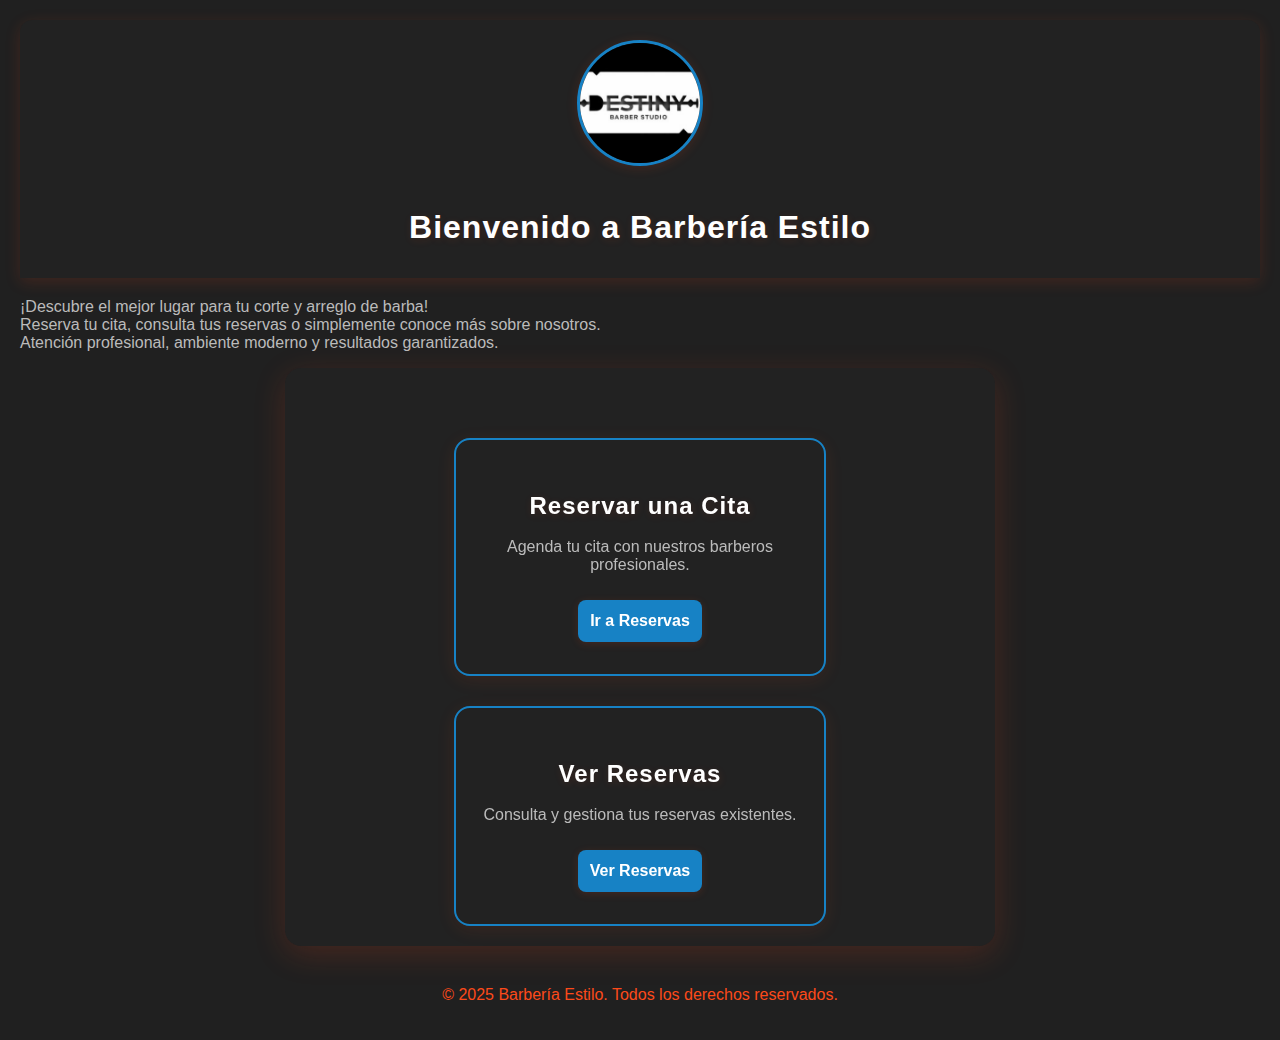
<file: Principal.html>
<!DOCTYPE html>
<html lang="es">
<head>
    <meta charset="UTF-8">
    <meta name="viewport" content="width=device-width, initial-scale=1.0">
    <title>Barbería - Página Principal</title>
    <link rel="stylesheet" href="css/styles.css">
</head>
<body>
    <header>
        <img src="img/logo2.png" alt="Logo Barbería" class="logo">
        <h1>Bienvenido a Barbería Estilo</h1>
    </header>
    <div class="welcome">
        <p>¡Descubre el mejor lugar para tu corte y arreglo de barba!<br>
        Reserva tu cita, consulta tus reservas o simplemente conoce más sobre nosotros.<br>
        Atención profesional, ambiente moderno y resultados garantizados.</p>
    </div>
    <main>
        <div class="main-options">
            <div class="main-card">
                <h2>Reservar una Cita</h2>
                <p>Agenda tu cita con nuestros barberos profesionales.</p>
                <a href="Reservas.html"><button>Ir a Reservas</button></a>
            </div>
            <div class="main-card" id="admin-access-card">
                <h2>Ver Reservas</h2>
                <p>Consulta y gestiona tus reservas existentes.</p>
                <button id="admin-access-btn">Ver Reservas</button>
                <div id="admin-login-modal" style="display:none; margin-top:18px;">
                    <form id="admin-login-form" style="display:flex; flex-direction:column; gap:10px; align-items:center;">
                        <input type="email" id="admin-email" placeholder="Correo administrador" required style="padding:8px; border-radius:6px; border:1px solid #fc4a1a;">
                        <input type="password" id="admin-password" placeholder="Contraseña" required style="padding:8px; border-radius:6px; border:1px solid #fc4a1a;">
                        <button type="submit" style="padding:8px 18px; border-radius:6px; background:#fc4a1a; color:#fff; border:none;">Acceder</button>
                        <span id="admin-error" style="color:#fc4a1a; font-size:0.98rem; display:none;">Credenciales incorrectas</span>
                    </form>
                </div>
            </div>
        </div>
    </main>
    <footer style="text-align:center; margin-top:40px; color:#fc4a1a;">
        <p>&copy; 2025 Barbería Estilo. Todos los derechos reservados.</p>
    </footer>

    <script>
    // Acceso administrador con verificación
    const adminBtn = document.getElementById('admin-access-btn');
    const adminModal = document.getElementById('admin-login-modal');
    const adminForm = document.getElementById('admin-login-form');
    const adminError = document.getElementById('admin-error');

    adminBtn.addEventListener('click', function() {
        adminModal.style.display = 'block';
    });

    adminForm.addEventListener('submit', function(e) {
        e.preventDefault();
        const email = document.getElementById('admin-email').value.trim();
        const pass = document.getElementById('admin-password').value.trim();
        if(email === 'gabo@gmail.com' && pass === '12345') {
            window.location.href = 'Administrador.html';
        } else {
            adminError.style.display = 'block';
        }
    });
    </script>
</body>
</html>
</file>
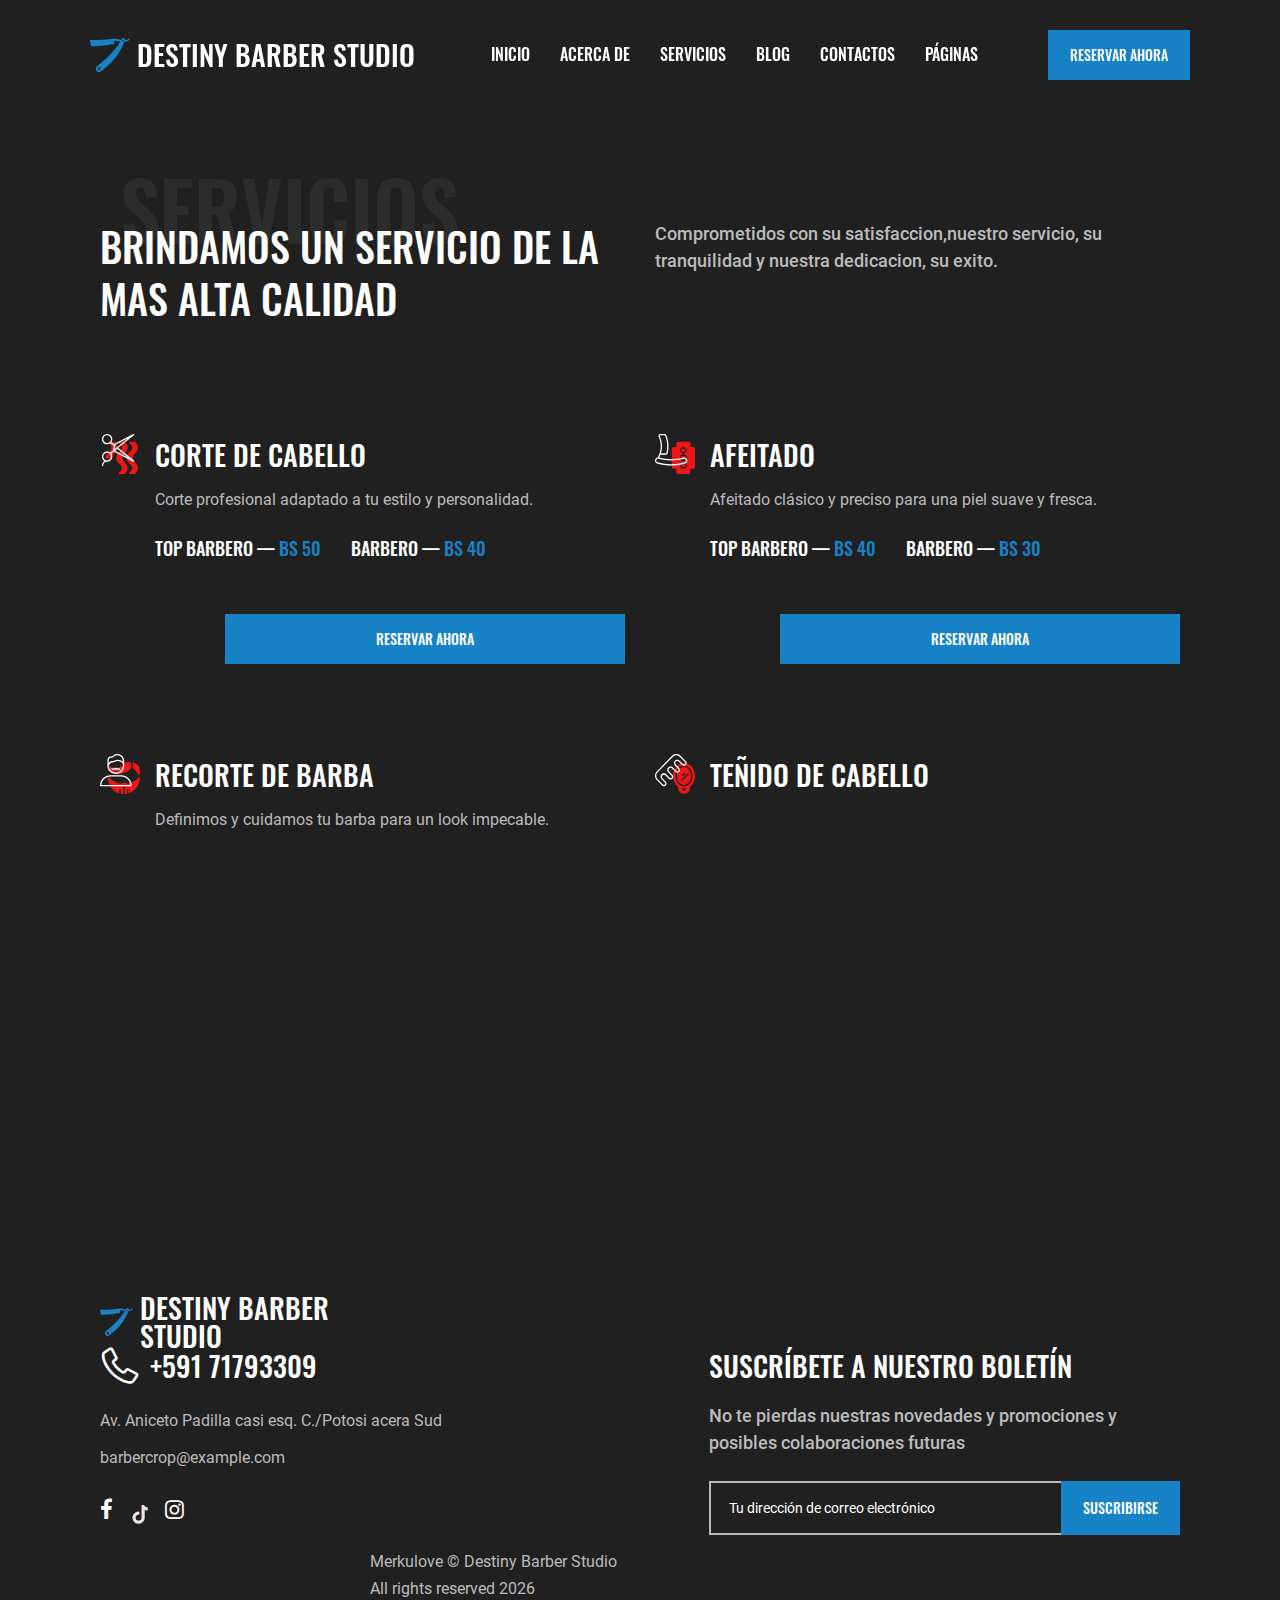
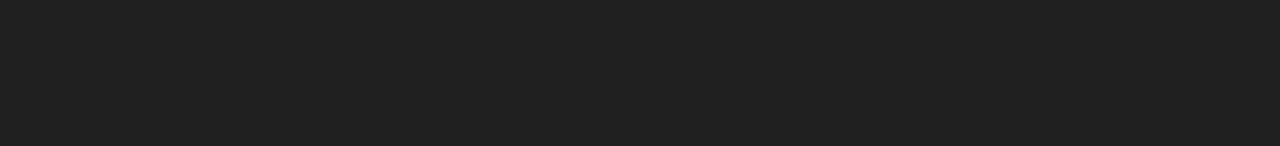
<file: services.html>
<!DOCTYPE html>
<html lang="es">
    <head>
        <meta charset="UTF-8" />
        <meta name="viewport" content="width=device-width, initial-scale=1.0, minimum-scale=1.0" />
        <meta http-equiv="X-UA-Compatible" content="ie=edge" />
    <meta name="description" content="Servicios de barbería: cortes, afeitados y más en Destiny Barber Studio. Atención personalizada en Sucre.">
    <title>Servicios de Barbershop</title>
        <link rel="stylesheet preload" as="style" href="css/preload.min.css" />
        <link rel="stylesheet preload" as="style" href="css/icomoon.css" />
        <link rel="stylesheet preload" as="style" href="css/libs.min.css" />

        <link rel="stylesheet" href="css/services.min.css" />
    </head>
    <body>
        <header class="header" data-page="services">
            <div class="container-fluid container-lg d-flex flex-wrap align-items-center justify-content-between">
                <a class="brand-logo d-flex align-items-center header_logo" href="index.html">
                    <svg class="brand-logo_icon" width="40" height="34" viewBox="0 0 40 34" fill="none" xmlns="http://www.w3.org/2000/svg">
                        <path
                            d="M38.9052 0.3026C38.2043 1.3906 37.0306 2.04 35.7668 2.04H34.8331C34.8403 1.9312 34.8495 1.8224 34.8495 1.71224C34.8495 0.76636 34.1085 0 33.1938 0C32.5922 0 32.0385 0.33728 31.7466 0.8806C31.5539 1.23964 31.3435 1.58848 31.1443 1.94412L27.5357 1.11452C26.2785 0.82552 24.9943 0.68 23.7062 0.68C22.8074 0.68 21.9105 0.75072 21.0221 0.89216L21.0149 0.89352C16.2175 1.65648 11.3708 2.04 6.51686 2.04H0V4.08H0.657538V6.8C0.657538 7.5514 1.24603 8.16 1.97261 8.16H5.03542C10.8652 8.16 16.6758 7.47592 22.3563 6.12V6.8L23.4294 6.43008C23.9666 6.24512 24.3289 5.72492 24.3289 5.13944V2.72C26.0779 2.72 27.8231 2.89884 29.5379 3.25312L30.2467 3.4L30.3112 3.41428C28.7877 5.9738 27.0965 8.42452 25.2475 10.7467C21.5758 15.3571 17.4649 19.5738 12.9759 23.3315L7.02579 28.3125C6.32486 28.8993 5.91784 29.782 5.91784 30.7142V30.9101C5.91784 32.6169 7.25527 34 8.90569 34C9.52838 34 10.1353 33.7987 10.6422 33.4247L13.6603 31.195C17.2544 28.5403 20.5494 25.4769 23.484 22.0626C27.5298 17.3556 30.8477 12.0306 33.3214 6.27572L34.4537 3.64072C34.4872 3.56184 34.5135 3.48024 34.5431 3.4H35.7668C37.4718 3.4 39.0538 2.52416 40 1.0574L38.9052 0.3026ZM9.20553 31.96C8.48027 31.96 7.89045 31.35 7.89045 30.6C7.89045 29.85 8.48027 29.24 9.20553 29.24C9.93079 29.24 10.5206 29.85 10.5206 30.6C10.5206 31.35 9.93079 31.96 9.20553 31.96ZM32.8769 3.4C32.5139 3.4 32.2194 3.09536 32.2194 2.72C32.2194 2.34464 32.5139 2.04 32.8769 2.04C33.2399 2.04 33.5344 2.34464 33.5344 2.72C33.5344 3.09536 33.2399 3.4 32.8769 3.4Z"
                            fill="currentColor"
                        />
                    </svg>

                    <span class="brand-logo_name">Destiny Barber Studio</span>
                </a>
                <nav class="header_nav">
                    <ul class="header_nav-list">
                        <li class="header_nav-list_item nav-item" data-page="home">
                            <a class="nav-link" href="index.html">Inicio</a>
                        </li>
                        <li class="header_nav-list_item nav-item" data-page="about">
                            <a class="nav-link" href="about.html">Acerca de</a>
                        </li>
                        <li class="header_nav-list_item dropdown">
                            <a class="nav-link dropdown-toggle" href="#" data-bs-toggle="dropdown">Servicios</a>
                            <ul class="dropdown-menu">
                                <li class="list-item nav-item" data-page="services">
                                    <a class="dropdown-item" href="services.html">Servicios 01</a>
                                </li>
                                <li class="list-item nav-item" data-page="services2">
                                    <a class="dropdown-item" href="services2.html">Servicios 02 </a>
                                </li>
                            </ul>
                        </li>
                        <li class="header_nav-list_item dropdown">
                            <a class="nav-link dropdown-toggle" href="#" data-bs-toggle="dropdown">Blog</a>
                            <ul class="dropdown-menu">
                                <li class="list-item nav-item" data-page="blog">
                                    <a class="dropdown-item" href="blog.html">Blog</a>
                                </li>
                                <li class="list-item nav-item" data-page="post">
                                    <a class="dropdown-item" href="post.html">Publicación individual</a>
                                </li>
                            </ul>
                        </li>
                        <li class="header_nav-list_item nav-item" data-page="contacts">
                            <a class="nav-link" href="contacts.html">Contactos</a>
                        </li>
                        <li class="header_nav-list_item dropdown">
                            <a class="nav-link dropdown-toggle" href="#" data-bs-toggle="dropdown">Páginas</a>
                            <ul class="dropdown-menu">
                                <li class="list-item nav-item" data-page="gallery">
                                    <a class="dropdown-item" href="gallery.html">Galería</a>
                                </li>
                                <li class="list-item nav-item" data-page="error">
                                    <a class="dropdown-item" href="404.html">404</a>
                                </li>
                            </ul>
                        </li>
                    </ul>
                </nav>
                <a class="header_btn btn theme-element" href="indexPrincipal.html">Reservar ahora</a>
                <span class="header_trigger d-inline-flex d-lg-none flex-column justify-content-between">
                    <span class="line"></span>
                    <span class="line"></span>
                    <span class="line"></span>
                </span>
            </div>
        </header>
        <!-- Services content start -->
        <main>
            <section class="services section">
                <div class="container d-flex flex-column flex-xl-row flex-lg-wrap justify-content-between">
                    <div class="services_header section_header col-xl-6">
                        <h2 class="services_header-title section_header-title" data-aos="fade-right">
                            Brindamos un servicio de la mas alta calidad
                        </h2>
                        <span class="services_header-subtitle section_header-subtitle">Servicios</span>
                    </div>
                    <p class="services_text text col-xl-6" data-aos="fade-left">
                        Comprometidos con su satisfaccion,nuestro servicio, su tranquilidad y nuestra dedicacion, su exito.
                    </p>
                    <ul class="services_list flex-grow-1 d-md-flex flex-wrap">
                        <li class="services_list-item col-md-6" data-aos="fade-up" data-order="1">
                            <div class="services_list-item_wrapper d-flex flex-column flex-lg-row justify-content-between">
                                <span class="icon" data-aos="fade-right">
                                    <svg
                                        class="services-icon"
                                        width="40"
                                        height="40"
                                        viewBox="0 0 40 40"
                                        fill="none"
                                        xmlns="http://www.w3.org/2000/svg"
                                    >
                                        <path
                                            d="M35.2519 19.1628C38.916 15.4849 38.916 11.6017 35.2519 7.92636C35.1314 7.80535 34.9679 7.73734 34.7975 7.7373H29.6549C29.5217 7.73738 29.3918 7.77897 29.2832 7.85634C29.1746 7.93371 29.0926 8.04303 29.0486 8.1692C29.0045 8.29537 29.0006 8.43215 29.0374 8.56065C29.0742 8.68915 29.1498 8.80301 29.2538 8.8865C33.2078 12.0605 33.2161 15.0216 29.2538 18.2027C29.2351 18.2175 29.2173 18.2335 29.2004 18.2504C25.5364 21.9284 25.5364 25.8115 29.2004 29.4868C29.2173 29.5038 29.2351 29.5197 29.2538 29.5346C33.2078 32.7086 33.2161 35.6697 29.2538 38.8508C29.1499 38.9341 29.0744 39.0477 29.0376 39.176C29.0007 39.3042 29.0044 39.4408 29.0482 39.5668C29.0919 39.6929 29.1734 39.8022 29.2817 39.8798C29.3899 39.9574 29.5194 39.9993 29.6523 40H34.7949C34.9654 39.9999 35.1288 39.9319 35.2494 39.8109C38.9134 36.133 38.9134 32.2498 35.2494 28.5745C32.052 25.3637 32.052 22.3736 35.2519 19.1628Z"
                                            fill="#EB1616"
                                        />
                                        <path
                                            d="M24.9624 19.1628C28.6265 15.4849 28.6265 11.6017 24.9624 7.92636C24.8419 7.80535 24.6784 7.73734 24.5079 7.7373H19.3654C19.2321 7.73724 19.1022 7.77874 18.9935 7.85606C18.8847 7.93338 18.8026 8.0427 18.7585 8.1689C18.7144 8.29509 18.7104 8.43194 18.7472 8.56049C18.7839 8.68905 18.8596 8.80297 18.9636 8.8865C22.9176 12.0605 22.9266 15.0216 18.9636 18.2027C18.9449 18.2175 18.9271 18.2335 18.9103 18.2504C15.2462 21.9284 15.2462 25.8115 18.9103 29.4868C18.9271 29.5038 18.9449 29.5197 18.9636 29.5346C22.9176 32.7086 22.9266 35.6697 18.9636 38.8508C18.8597 38.9342 18.7841 39.0479 18.7473 39.1763C18.7105 39.3047 18.7143 39.4413 18.7582 39.5674C18.8021 39.6936 18.8839 39.8029 18.9923 39.8804C19.1007 39.9578 19.2304 39.9996 19.3635 40H24.506C24.6765 39.9999 24.84 39.9319 24.9605 39.8109C28.6246 36.133 28.6246 32.2498 24.9605 28.5745C21.7631 25.3637 21.7631 22.3736 24.9624 19.1628Z"
                                            fill="#EB1616"
                                        />
                                        <path
                                            d="M14.6734 7.92636C14.6137 7.86637 14.5427 7.81878 14.4646 7.78634C14.3865 7.7539 14.3028 7.73724 14.2183 7.7373H9.07254C8.9393 7.73724 8.80934 7.77874 8.70062 7.85606C8.5919 7.93338 8.50981 8.0427 8.46569 8.1689C8.42157 8.29509 8.4176 8.43194 8.45435 8.56049C8.49109 8.68905 8.56672 8.80297 8.67078 8.8865C12.6267 12.0579 12.6363 15.0235 8.67078 18.2027C8.65231 18.2175 8.63471 18.2335 8.61807 18.2504C6.78732 20.0887 5.85844 21.9787 5.85844 23.8686C5.85844 24.0398 5.92617 24.2039 6.04672 24.3249C6.16727 24.4459 6.33078 24.5139 6.50126 24.5139H11.6438C11.8143 24.5139 11.9778 24.4459 12.0984 24.3249C12.2189 24.2039 12.2866 24.0398 12.2866 23.8686C12.2866 22.3336 13.0889 20.7501 14.6709 19.1628C18.3362 15.4874 18.3362 11.6017 14.6734 7.92636Z"
                                            fill="#EB1616"
                                        />
                                        <path
                                            d="M18.1658 13.8744L33.9027 1.14803C34.0269 1.04773 34.1095 0.904673 34.1346 0.746636C34.1596 0.588599 34.1253 0.426857 34.0382 0.292813C33.9511 0.158768 33.8175 0.0619845 33.6634 0.0212529C33.5092 -0.0194787 33.3455 -0.00125212 33.2039 0.0723938L14.5621 9.75119C14.4765 9.79565 14.402 9.85887 14.344 9.93616C14.2861 10.0134 14.2461 10.1028 14.2272 10.1977L14.1488 10.5945L11.2407 8.27162C12.0259 7.22383 12.3839 5.91511 12.2418 4.61176C12.0997 3.30841 11.4683 2.10836 10.476 1.25577C9.48368 0.403185 8.20504 -0.0378693 6.90023 0.0223498C5.59543 0.0825689 4.3625 0.639537 3.45231 1.57993C2.54212 2.52031 2.02306 3.77347 2.00075 5.0844C1.97844 6.39534 2.45454 7.66556 3.33219 8.63661C4.20985 9.60767 5.4231 10.2066 6.7251 10.3115C8.02709 10.4164 9.32 10.0195 10.3407 9.20143L13.8653 12.0193L12.9937 16.4005L10.3395 18.546C9.7865 18.1049 9.14888 17.783 8.46642 17.6005C7.78396 17.4179 7.07132 17.3785 6.37302 17.4848C5.67472 17.5911 5.00575 17.8408 4.40791 18.2183C3.81007 18.5958 3.29619 19.0929 2.89837 19.6787C2.50055 20.2645 2.22734 20.9264 2.0958 21.6229C1.96426 22.3195 1.97722 23.0358 2.13386 23.7271C2.29051 24.4184 2.58747 25.0699 3.00622 25.6408C3.42496 26.2117 3.95648 26.6898 4.56758 27.0453C3.77692 27.5137 3.12334 28.1832 2.6728 28.9862C2.22225 29.7892 1.99068 30.6973 2.00145 31.6188C2.00145 31.7899 2.06917 31.9541 2.18972 32.0751C2.31028 32.1961 2.47378 32.2641 2.64427 32.2641C2.81475 32.2641 2.97826 32.1961 3.09881 32.0751C3.21936 31.9541 3.28709 31.7899 3.28709 31.6188C3.28709 31.2226 3.41886 27.7473 7.14401 27.7473C8.10108 27.7493 9.03965 27.4826 9.85369 26.9774C10.6677 26.4721 11.3248 25.7485 11.7507 24.8881C12.1766 24.0278 12.3544 23.0651 12.2639 22.1087C12.1734 21.1523 11.8184 20.2403 11.2388 19.4758L14.1437 17.1277L14.2272 17.5497C14.2461 17.6446 14.2861 17.734 14.344 17.8113C14.402 17.8886 14.4765 17.9518 14.5621 17.9962L33.2039 27.675C33.3455 27.7487 33.5092 27.7669 33.6634 27.7262C33.8175 27.6854 33.9511 27.5887 34.0382 27.4546C34.1253 27.3206 34.1596 27.1588 34.1346 27.0008C34.1095 26.8427 34.0269 26.6997 33.9027 26.5994L18.1658 13.8744ZM3.28709 5.16215C3.28709 4.39644 3.51329 3.64792 3.93709 3.01125C4.3609 2.37458 4.96327 1.87836 5.66803 1.58533C6.37279 1.29231 7.14828 1.21564 7.89645 1.36502C8.64462 1.5144 9.33186 1.88313 9.87126 2.42457C10.4107 2.96601 10.778 3.65585 10.9268 4.40685C11.0756 5.15785 10.9993 5.93629 10.7073 6.64371C10.4154 7.35114 9.92106 7.95579 9.2868 8.3812C8.65253 8.80661 7.90683 9.03367 7.14401 9.03367C6.12145 9.03247 5.14112 8.6242 4.41807 7.89841C3.69501 7.17261 3.28828 6.18857 3.28709 5.16215ZM28.1256 4.16201L14.5544 15.1371L15.4274 10.7552L28.1256 4.16201ZM7.14401 26.4561C6.38118 26.4561 5.63548 26.2291 5.00122 25.8037C4.36695 25.3783 3.8726 24.7736 3.58068 24.0662C3.28876 23.3588 3.21238 22.5803 3.3612 21.8293C3.51002 21.0783 3.87735 20.3885 4.41675 19.847C4.95615 19.3056 5.64339 18.9369 6.39156 18.7875C7.13973 18.6381 7.91522 18.7148 8.61998 19.0078C9.32474 19.3008 9.92711 19.7971 10.3509 20.4337C10.7747 21.0704 11.0009 21.8189 11.0009 22.5846C10.9999 23.6111 10.5932 24.5952 9.87013 25.3211C9.14704 26.0469 8.16661 26.4551 7.14401 26.4561ZM15.4274 16.9916L15.2725 16.2173L17.1405 14.7061L28.1256 23.5848L15.4274 16.9916Z"
                                            fill="white"
                                        />
                                    </svg>
                                </span>
                                <div class="main d-flex flex-column justify-content-between flex-grow-1">
                                    <h3 class="title" data-aos="fade-up">Corte de Cabello</h3>
                                    <p class="description" data-aos="fade-left" data-aos-delay="50">
                                        Corte profesional adaptado a tu estilo y personalidad.
                                    </p>
                                    <div class="pricing d-flex flex-column flex-sm-row">
                                        <span class="pricing_price" data-aos="fade-left">
                                            Top barbero —
                                            <span class="highlight">Bs 50</span>
                                        </span>
                                        <span class="pricing_price" data-aos="fade-left" data-aos-delay="100">
                                            Barbero —
                                            <span class="highlight">Bs 40</span>
                                        </span>
                                    </div>
                                    <div class="wrapper" data-aos="fade-up" data-aos-delay="150">
                                        <a class="header_btn btn theme-element" href="indexPrincipal.html">Reservar ahora</a>
                                    </div>
                                </div>
                            </div>
                        </li>
                        <li class="services_list-item col-md-6" data-aos="fade-up" data-order="2">
                            <div class="services_list-item_wrapper d-flex flex-column flex-lg-row justify-content-between">
                                <span class="icon" data-aos="fade-right">
                                    <svg
                                        class="services-icon"
                                        width="40"
                                        height="40"
                                        viewBox="0 0 40 40"
                                        fill="none"
                                        xmlns="http://www.w3.org/2000/svg"
                                    >
                                        <path
                                            d="M28.3882 33.5483C29.4572 33.5483 30.3237 32.6818 30.3237 31.6129C30.3237 30.5439 29.4572 29.6774 28.3882 29.6774C27.3193 29.6774 26.4528 30.5439 26.4528 31.6129C26.4528 32.6818 27.3193 33.5483 28.3882 33.5483Z"
                                            fill="#EB1616"
                                        />
                                        <path
                                            d="M29.6786 21.9354H27.0979C26.7416 21.9354 26.4528 22.2243 26.4528 22.5806V25.1612C26.4528 25.5175 26.7416 25.8064 27.0979 25.8064H29.6786C30.0349 25.8064 30.3237 25.5175 30.3237 25.1612V22.5806C30.3237 22.2243 30.0349 21.9354 29.6786 21.9354Z"
                                            fill="#EB1616"
                                        />
                                        <path
                                            d="M38.0657 12.9032H36.1302C35.9591 12.9032 35.795 12.8353 35.674 12.7143C35.553 12.5933 35.485 12.4292 35.485 12.2581V9.67743C35.485 9.1641 35.2811 8.67181 34.9181 8.30883C34.5551 7.94586 34.0628 7.74194 33.5495 7.74194H23.2269C22.7136 7.74194 22.2213 7.94586 21.8583 8.30883C21.4954 8.67181 21.2915 9.1641 21.2915 9.67743V12.2581C21.2915 12.4292 21.2235 12.5933 21.1025 12.7143C20.9815 12.8353 20.8174 12.9032 20.6463 12.9032H18.7108C18.1975 12.9032 17.7052 13.1071 17.3422 13.4701C16.9792 13.8331 16.7753 14.3254 16.7753 14.8387V32.9032C16.7753 33.4166 16.9792 33.9089 17.3422 34.2718C17.7052 34.6348 18.1975 34.8387 18.7108 34.8387H20.6463C20.8174 34.8387 20.9815 34.9067 21.1025 35.0277C21.2235 35.1487 21.2915 35.3128 21.2915 35.4839V38.0645C21.2915 38.5778 21.4954 39.0701 21.8583 39.4331C22.2213 39.7961 22.7136 40 23.2269 40H33.5495C34.0628 40 34.5551 39.7961 34.9181 39.4331C35.2811 39.0701 35.485 38.5778 35.485 38.0645V35.4839C35.485 35.3128 35.553 35.1487 35.674 35.0277C35.795 34.9067 35.9591 34.8387 36.1302 34.8387H38.0657C38.579 34.8387 39.0713 34.6348 39.4342 34.2718C39.7972 33.9089 40.0011 33.4166 40.0011 32.9032V14.8387C40.0011 14.3254 39.7972 13.8331 39.4342 13.4701C39.0713 13.1071 38.579 12.9032 38.0657 12.9032ZM29.6786 20.6452C30.1919 20.6452 30.6842 20.8491 31.0471 21.2121C31.4101 21.575 31.614 22.0673 31.614 22.5807V25.1613C31.614 25.6746 31.4101 26.1669 31.0471 26.5299C30.6842 26.8929 30.1919 27.0968 29.6786 27.0968H29.0334V28.4516C29.8166 28.6115 30.5126 29.0565 30.9864 29.7004C31.4602 30.3443 31.6781 31.1411 31.5977 31.9365C31.5174 32.7318 31.1445 33.469 30.5516 34.0051C29.9586 34.5412 29.1876 34.8381 28.3882 34.8381C27.5888 34.8381 26.8179 34.5412 26.2249 34.0051C25.6319 33.469 25.2591 32.7318 25.1788 31.9365C25.0984 31.1411 25.3163 30.3443 25.79 29.7004C26.2638 29.0565 26.9598 28.6115 27.7431 28.4516V27.0968H27.0979C26.5846 27.0968 26.0923 26.8929 25.7293 26.5299C25.3663 26.1669 25.1624 25.6746 25.1624 25.1613V22.5807C25.1624 22.0673 25.3663 21.575 25.7293 21.2121C26.0923 20.8491 26.5846 20.6452 27.0979 20.6452H27.7431V19.2903C26.9598 19.1304 26.2638 18.6854 25.79 18.0416C25.3163 17.3977 25.0984 16.6008 25.1788 15.8055C25.2591 15.0101 25.6319 14.2729 26.2249 13.7368C26.8179 13.2007 27.5888 12.9039 28.3882 12.9039C29.1876 12.9039 29.9586 13.2007 30.5516 13.7368C31.1445 14.2729 31.5174 15.0101 31.5977 15.8055C31.6781 16.6008 31.4602 17.3977 30.9864 18.0416C30.5126 18.6854 29.8166 19.1304 29.0334 19.2903V20.6452H29.6786Z"
                                            fill="#EB1616"
                                        />
                                        <path
                                            d="M28.3882 18.0646C29.4572 18.0646 30.3237 17.198 30.3237 16.1291C30.3237 15.0601 29.4572 14.1936 28.3882 14.1936C27.3193 14.1936 26.4528 15.0601 26.4528 16.1291C26.4528 17.198 27.3193 18.0646 28.3882 18.0646Z"
                                            fill="#EB1616"
                                        />
                                        <path
                                            d="M0.00114682 26.5019C-0.0174817 27.1879 0.19128 27.8608 0.594916 28.4158C0.998551 28.9708 1.5744 29.3767 2.23276 29.5703C11.2975 32.2939 20.9628 32.2939 30.0276 29.5703C30.6712 29.3866 31.2374 28.9979 31.6401 28.4632C32.0429 27.9285 32.2602 27.2771 32.2592 26.6077V26.5019C32.2576 26.0275 32.1466 25.5599 31.9349 25.1353C31.7231 24.7108 31.4164 24.3408 31.0384 24.0541C30.6604 23.7674 30.2214 23.5717 29.7556 23.4822C29.2897 23.3927 28.8094 23.4118 28.3521 23.5381C20.4163 25.6819 12.0561 25.6993 4.11147 23.5884C4.61579 22.6354 5.06597 21.6547 5.45986 20.651H10.8005C11.2305 20.6541 11.6492 20.5127 11.9893 20.2495C12.3294 19.9863 12.5712 19.6164 12.676 19.1994C14.1674 13.2128 13.6989 6.90564 11.3392 1.20516C11.1927 0.849112 10.9438 0.544547 10.624 0.330017C10.3043 0.115486 9.92811 0.000634664 9.54308 0H5.3347C5.0079 0.00143645 4.68677 0.0854298 4.40112 0.24418C4.11548 0.40293 3.87458 0.631289 3.7008 0.908049C3.52702 1.18481 3.426 1.501 3.40711 1.82725C3.38822 2.1535 3.45208 2.47923 3.59276 2.77419C4.88808 5.40139 5.62956 8.2668 5.77118 11.1925C5.91279 14.1183 5.45152 17.0419 4.41599 19.7819C3.9417 21.0463 3.37523 22.2741 2.72115 23.4555C1.97241 23.5398 1.28103 23.8971 0.779214 24.4591C0.277402 25.0212 0.000386208 25.7485 0.00114682 26.5019ZM5.92889 19.3606C7.80774 13.7183 7.38796 7.56282 4.7605 2.22774C4.71056 2.12946 4.68664 2.02002 4.69102 1.90986C4.69539 1.7997 4.72793 1.69251 4.78551 1.5985C4.8431 1.50449 4.92381 1.4268 5.01995 1.37285C5.11609 1.3189 5.22445 1.29049 5.3347 1.29032H9.54308C9.67056 1.28959 9.7954 1.32664 9.90184 1.3968C10.0083 1.46695 10.0916 1.56707 10.1411 1.68452C12.3977 7.13468 12.8462 13.1651 11.4205 18.889C11.3832 19.0254 11.3019 19.1456 11.1891 19.2309C11.0764 19.3162 10.9386 19.3618 10.7973 19.3606H5.92889ZM1.29147 26.5019C1.29316 26.2254 1.35872 25.953 1.48302 25.7059C1.60732 25.4589 1.78701 25.2439 2.00807 25.0777C2.22914 24.9115 2.4856 24.7987 2.75745 24.7479C3.02931 24.6972 3.30922 24.7099 3.57534 24.7852C11.7977 27.0077 20.4627 27.0077 28.685 24.7852C28.9511 24.7099 29.231 24.6972 29.5029 24.7479C29.7748 24.7987 30.0312 24.9115 30.2523 25.0777C30.4733 25.2439 30.653 25.4589 30.7773 25.7059C30.9016 25.953 30.9672 26.2254 30.9689 26.5019V26.6077C30.9685 26.9983 30.8407 27.378 30.6049 27.6894C30.3691 28.0007 30.0382 28.2266 29.6624 28.3329C20.8357 30.9839 11.4247 30.9839 2.59792 28.3329C2.20678 28.2177 1.86553 27.9748 1.6287 27.6429C1.39187 27.311 1.27314 26.9093 1.29147 26.5019Z"
                                            fill="white"
                                        />
                                    </svg>
                                </span>
                                <div class="main d-flex flex-column justify-content-between flex-grow-1">
                                    <h3 class="title" data-aos="fade-up">Afeitado</h3>
                                    <p class="description" data-aos="fade-left" data-aos-delay="50">
                                        Afeitado clásico y preciso para una piel suave y fresca.
                                    </p>
                                    <div class="pricing d-flex flex-column flex-sm-row">
                                        <span class="pricing_price" data-aos="fade-left">
                                            Top barbero —
                                            <span class="highlight">Bs 40</span>
                                        </span>
                                        <span class="pricing_price" data-aos="fade-left" data-aos-delay="100">
                                            Barbero —
                                            <span class="highlight">Bs 30</span>
                                        </span>
                                    </div>
                                    <div class="wrapper" data-aos="fade-up" data-aos-delay="150">
                                        <a class="header_btn btn theme-element" href="indexPrincipal.html">Reservar ahora</a>
                                    </div>
                                </div>
                            </div>
                        </li>
                        <li class="services_list-item col-md-6" data-aos="fade-up" data-order="3">
                            <div class="services_list-item_wrapper d-flex flex-column flex-lg-row justify-content-between">
                                <span class="icon" data-aos="fade-right">
                                    <svg
                                        class="services-icon"
                                        width="40"
                                        height="40"
                                        viewBox="0 0 40 40"
                                        fill="none"
                                        xmlns="http://www.w3.org/2000/svg"
                                    >
                                        <path
                                            d="M16.7733 20.0327C23.9096 20.0327 31.6111 16.8277 31.6111 11.65C31.6111 8.73987 29.7905 7.45673 27.6836 7.77929C25.9224 7.81154 24.1761 9.33144 22.3291 10.9404C20.4821 12.5493 18.5558 14.2279 16.7733 14.2279C13.0839 14.2279 8.68483 12.3648 8.64096 12.3454C8.53283 12.2991 8.41409 12.2832 8.2976 12.2995C8.1811 12.3158 8.07127 12.3637 7.98 12.4379C7.88872 12.5121 7.81947 12.6098 7.77974 12.7205C7.74 12.8313 7.7313 12.9507 7.75457 13.066C7.76811 13.1357 9.23511 20.0327 16.7733 20.0327Z"
                                            fill="#EB1616"
                                        />
                                        <path
                                            d="M32.3632 14.2298C35.8469 15.1678 38.0796 20.8422 38.1048 20.9087C38.1539 21.0359 38.242 21.1443 38.3565 21.2184C38.4711 21.2924 38.6061 21.3282 38.7423 21.3207C38.8784 21.3132 39.0087 21.2627 39.1144 21.1765C39.2201 21.0903 39.2957 20.9728 39.3305 20.8409C40.3846 16.8373 40.0201 13.704 38.2461 11.528C36.5178 9.40687 33.8767 8.72497 32.1174 8.51208C32.668 9.46376 32.9396 10.5512 32.9013 11.6499C32.9017 12.5378 32.7185 13.4161 32.3632 14.2298Z"
                                            fill="#EB1616"
                                        />
                                        <path
                                            d="M38.9124 23.4281C38.8195 23.5145 29.5479 32.0655 24.2276 28.5206C24.1216 28.4499 23.997 28.4121 23.8696 28.4121C23.7421 28.4121 23.6175 28.4499 23.5115 28.5206C18.2003 32.0591 8.91894 23.5139 8.82668 23.4281C8.73152 23.3384 8.61135 23.2797 8.4821 23.2599C8.35285 23.2401 8.22063 23.26 8.10295 23.317C7.98528 23.374 7.88771 23.4655 7.82317 23.5792C7.75864 23.6929 7.73019 23.8236 7.74159 23.9538C7.75321 24.0958 8.93442 36.5743 19.3537 39.4328V35.5053C19.3537 35.3342 19.4217 35.1701 19.5427 35.0492C19.6637 34.9282 19.8278 34.8602 19.9988 34.8602C20.1699 34.8602 20.334 34.9282 20.455 35.0492C20.576 35.1701 20.644 35.3342 20.644 35.5053V39.7257C21.4962 39.8802 22.3587 39.971 23.2244 39.9973V33.5713C23.2244 33.4002 23.2924 33.2361 23.4134 33.1151C23.5344 32.9941 23.6985 32.9261 23.8696 32.9261C24.0407 32.9261 24.2047 32.9941 24.3257 33.1151C24.4467 33.2361 24.5147 33.4002 24.5147 33.5713V39.9973C25.3804 39.971 26.2429 39.8802 27.0952 39.7257V35.5053C27.0952 35.3342 27.1631 35.1701 27.2841 35.0492C27.4051 34.9282 27.5692 34.8602 27.7403 34.8602C27.9114 34.8602 28.0755 34.9282 28.1964 35.0492C28.3174 35.1701 28.3854 35.3342 28.3854 35.5053V39.4328C38.8021 36.5743 39.9833 24.0958 39.9975 23.9538C40.0089 23.8236 39.9805 23.6929 39.9159 23.5792C39.8514 23.4655 39.7538 23.374 39.6362 23.317C39.5185 23.26 39.3863 23.2401 39.257 23.2599C39.1278 23.2797 39.0076 23.3384 38.9124 23.4281Z"
                                            fill="#EB1616"
                                        />
                                        <path
                                            d="M7.44463 11.6123V11.6593V11.6645C7.45156 13.8888 8.34178 16.0192 9.91946 17.587C11.4971 19.1549 13.633 20.0319 15.8573 20.0249C18.0815 20.018 20.2119 19.1278 21.7798 17.5501C23.3477 15.9724 24.2246 13.8365 24.2177 11.6123V7.74154C24.2177 2.03353 20.5521 0.000120169 17.1214 0.000120169C15.7724 -0.00902331 14.4721 0.50393 13.4926 1.43164C13.1208 1.79928 12.6801 2.09 12.1958 2.28715C11.7115 2.4843 11.1931 2.58402 10.6702 2.58059C10.2371 2.56275 9.80552 2.64201 9.40702 2.81258C9.00852 2.98314 8.65322 3.24068 8.36715 3.56634C7.15045 4.96947 7.39947 7.40286 7.44463 7.78477V11.6123ZM22.9275 11.6123C22.8925 13.462 22.1364 15.225 20.8205 16.5254C19.5046 17.8258 17.7328 18.561 15.8828 18.5741C14.0327 18.5872 12.2507 17.8773 10.9165 16.5957C9.58224 15.314 8.80128 13.562 8.74003 11.7129C8.95098 11.1607 10.0986 8.38666 11.9605 8.38666C13.0452 8.38287 14.1166 8.1473 15.1028 7.69574C15.9377 7.3078 16.846 7.10343 17.7665 7.09642C20.0819 7.09642 22.9275 8.87502 22.9275 10.322V11.6123ZM9.34192 4.41144C9.50836 4.22717 9.71425 4.08284 9.94425 3.98924C10.1742 3.89563 10.4224 3.85516 10.6702 3.87083C12.0194 3.88051 13.3198 3.36748 14.299 2.43931C14.6709 2.07178 15.1116 1.78114 15.5959 1.584C16.0802 1.38685 16.5985 1.28707 17.1214 1.29036C18.4839 1.29036 22.9275 1.75549 22.9275 7.74154V7.84412C21.4979 6.583 19.672 5.86201 17.7665 5.80619C16.6818 5.80998 15.6104 6.04555 14.6242 6.49711C13.7894 6.88519 12.881 7.08956 11.9605 7.09642C11.3086 7.13835 10.676 7.33486 10.1151 7.66972C9.55421 8.00457 9.08108 8.46815 8.73487 9.0221V7.74154C8.73487 7.72606 8.72712 7.71251 8.72583 7.69703C8.72454 7.68155 8.73099 7.66606 8.72906 7.64994C8.64455 7.04546 8.58391 5.28558 9.34192 4.41144Z"
                                            fill="white"
                                        />
                                        <path
                                            d="M21.2889 21.2891H10.3219C7.58536 21.2923 4.96183 22.3808 3.0268 24.3159C1.09177 26.2509 0.00324387 28.8744 0 31.611C0 31.7821 0.0679676 31.9461 0.188951 32.0671C0.309934 32.1881 0.474023 32.2561 0.645119 32.2561H30.9657C31.1368 32.2561 31.3009 32.1881 31.4219 32.0671C31.5428 31.9461 31.6108 31.7821 31.6108 31.611C31.6076 28.8744 30.519 26.2509 28.584 24.3159C26.649 22.3808 24.0255 21.2923 21.2889 21.2891ZM1.31282 30.9658C1.47875 28.689 2.49963 26.5591 4.1706 25.0036C5.84157 23.4481 8.03898 22.5821 10.3219 22.5793H21.2889C23.5718 22.5821 25.7692 23.4481 27.4402 25.0036C29.1112 26.5591 30.1321 28.689 30.298 30.9658H1.31282Z"
                                            fill="white"
                                        />
                                        <path
                                            d="M19.3878 14.2605C19.3665 14.2708 17.3092 15.2778 16.3441 13.8373C16.2852 13.7489 16.2054 13.6765 16.1117 13.6264C16.0181 13.5763 15.9135 13.55 15.8073 13.55C15.7012 13.55 15.5966 13.5763 15.503 13.6264C15.4093 13.6765 15.3295 13.7489 15.2706 13.8373C14.3139 15.2656 12.3102 14.3005 12.225 14.2592C12.0718 14.183 11.8946 14.1707 11.7323 14.2252C11.5701 14.2796 11.4361 14.3963 11.3599 14.5495C11.2837 14.7027 11.2714 14.8799 11.3259 15.0422C11.3803 15.2044 11.497 15.3384 11.6502 15.4146C12.2964 15.7283 13.0041 15.8949 13.7223 15.9023C14.4838 15.9219 15.2256 15.6595 15.8054 15.1656C16.3861 15.6608 17.1295 15.9235 17.8924 15.9029C18.6106 15.8955 19.3183 15.7289 19.9645 15.4152C20.1176 15.3388 20.2341 15.2046 20.2883 15.0422C20.3425 14.8799 20.33 14.7026 20.2535 14.5495C20.177 14.3964 20.0428 14.2799 19.8805 14.2257C19.7181 14.1715 19.5409 14.184 19.3878 14.2605Z"
                                            fill="white"
                                        />
                                    </svg>
                                </span>
                                <div class="main d-flex flex-column justify-content-between flex-grow-1">
                                    <h3 class="title" data-aos="fade-up">Recorte de Barba</h3>
                                    <p class="description" data-aos="fade-left" data-aos-delay="50">
                                        Definimos y cuidamos tu barba para un look impecable.
                                    </p>
                                    <div class="pricing d-flex flex-column flex-sm-row">
                                        <span class="pricing_price" data-aos="fade-left">
                                            Top barbero —
                                            <span class="highlight">Bs 25</span>
                                        </span>
                                        <span class="pricing_price" data-aos="fade-left" data-aos-delay="100">
                                            Barbero —
                                            <span class="highlight">Bs 15</span>
                                        </span>
                                    </div>
                                    <div class="wrapper" data-aos="fade-up" data-aos-delay="150">
                                        <a class="header_btn btn theme-element" href="indexPrincipal.html">Reservar ahora</a>
                                    </div>
                                </div>
                            </div>
                        </li>
                        <li class="services_list-item col-md-6" data-aos="fade-up" data-order="4">
                            <div class="services_list-item_wrapper d-flex flex-column flex-lg-row justify-content-between">
                                <span class="icon" data-aos="fade-right">
                                    <svg
                                        class="services-icon"
                                        width="40"
                                        height="40"
                                        viewBox="0 0 40 40"
                                        fill="none"
                                        xmlns="http://www.w3.org/2000/svg"
                                    >
                                        <path
                                            d="M29.0304 9.03442C22.9831 9.03442 18.0635 14.8224 18.0635 21.9367C18.0635 26.2635 19.8975 30.2794 22.9664 32.6798C23.0435 32.7355 23.1069 32.8081 23.1517 32.8921C23.1964 32.9761 23.2213 33.0692 23.2244 33.1643V34.0172C23.2128 34.7917 23.354 35.5609 23.6398 36.2809C23.9257 37.0009 24.3506 37.6574 24.8904 38.2131C25.4301 38.7687 26.0741 39.2125 26.7855 39.5191C27.4969 39.8257 28.2617 39.9891 29.0362 40C30.5751 39.9984 32.0504 39.386 33.138 38.2974C34.2256 37.2087 34.8365 35.7328 34.8365 34.1939V33.1617C34.8397 33.0667 34.8647 32.9736 34.9094 32.8896C34.9541 32.8057 35.0174 32.733 35.0945 32.6773C38.1633 30.2794 39.9974 26.2635 39.9974 21.9367C39.9974 14.8224 35.0777 9.03442 29.0304 9.03442ZM29.0304 37.0969C28.7115 37.0969 28.3996 37.0023 28.1344 36.8251C27.8692 36.6479 27.6625 36.396 27.5404 36.1013C27.4183 35.8066 27.3864 35.4824 27.4486 35.1695C27.5109 34.8567 27.6645 34.5693 27.89 34.3437C28.1156 34.1182 28.4029 33.9646 28.7158 33.9024C29.0286 33.8401 29.3529 33.8721 29.6476 33.9941C29.9423 34.1162 30.1942 34.3229 30.3714 34.5881C30.5486 34.8534 30.6432 35.1652 30.6432 35.4841C30.6432 35.9119 30.4733 36.3221 30.1709 36.6246C29.8684 36.927 29.4582 37.0969 29.0304 37.0969ZM29.0304 32.2586C24.4062 32.2586 20.6439 27.6279 20.6439 21.9367C20.6439 16.2455 24.4062 11.6149 29.0304 11.6149C33.6546 11.6149 37.4169 16.2455 37.4169 21.9367C37.4169 27.6279 33.6546 32.2586 29.0304 32.2586Z"
                                            fill="#EB1616"
                                        />
                                        <path
                                            d="M29.0305 12.9052C25.1178 12.9052 21.9342 16.9565 21.9342 21.9368C21.9342 26.9171 25.1178 30.9684 29.0305 30.9684C32.9431 30.9684 36.1267 26.9171 36.1267 21.9368C36.1267 16.9565 32.9431 12.9052 29.0305 12.9052ZM27.2841 20.8356L29.2195 18.9002C29.3412 18.7827 29.5041 18.7177 29.6733 18.7191C29.8424 18.7206 30.0042 18.7885 30.1238 18.9081C30.2434 19.0277 30.3113 19.1895 30.3128 19.3586C30.3142 19.5278 30.2492 19.6907 30.1317 19.8124L28.1963 21.7477C28.0747 21.8653 27.9117 21.9303 27.7426 21.9288C27.5734 21.9273 27.4116 21.8595 27.292 21.7399C27.1724 21.6203 27.1045 21.4585 27.1031 21.2893C27.1016 21.1202 27.1666 20.9572 27.2841 20.8356ZM26.9061 26.9087C26.7844 27.0262 26.6215 27.0912 26.4523 27.0897C26.2832 27.0883 26.1214 27.0204 26.0018 26.9008C25.8822 26.7812 25.8143 26.6194 25.8128 26.4503C25.8114 26.2811 25.8764 26.1181 25.9939 25.9965L33.0902 18.9002C33.2119 18.7827 33.3748 18.7177 33.544 18.7191C33.7131 18.7206 33.8749 18.7885 33.9945 18.9081C34.1141 19.0277 34.182 19.1895 34.1834 19.3586C34.1849 19.5278 34.1199 19.6907 34.0024 19.8124L26.9061 26.9087Z"
                                            fill="#EB1616"
                                        />
                                        <path
                                            d="M7.01138 31.4593L7.04171 31.4303C6.56367 31.029 5.71212 30.1336 1.76144 26.0991C0.631735 24.9336 0 23.3741 0 21.751C0 20.1278 0.631735 18.5684 1.76144 17.4029L17.0313 1.80918C17.5872 1.23673 18.2522 0.781648 18.9871 0.470886C19.722 0.160123 20.5118 0 21.3097 0C22.1076 0 22.8974 0.160123 23.6323 0.470886C24.3672 0.781648 25.0323 1.23673 25.5881 1.80918L30.8368 7.17138C31.3336 7.68416 31.6114 8.37014 31.6114 9.08414C31.6114 9.79814 31.3336 10.4841 30.8368 10.9969C30.5908 11.2499 30.2966 11.4511 29.9716 11.5884C29.6465 11.7258 29.2972 11.7966 28.9443 11.7966C28.5915 11.7966 28.2422 11.7258 27.9171 11.5884C27.5921 11.4511 27.2978 11.2499 27.0519 10.9969L23.7115 7.58618C23.3254 7.20658 22.8056 6.99385 22.2642 6.99385C21.7227 6.99385 21.2029 7.20658 20.8169 7.58618C20.4277 7.98748 20.2101 8.52451 20.2101 9.0835C20.2101 9.64249 20.4277 10.1795 20.8169 10.5808L24.1573 13.9915C24.6541 14.5043 24.9319 15.1903 24.9319 15.9043C24.9319 16.6183 24.6541 17.3043 24.1573 17.8171C23.9111 18.0699 23.6168 18.2708 23.2917 18.408C22.9666 18.5452 22.6173 18.6159 22.2645 18.6159C21.9116 18.6159 21.5624 18.5452 21.2373 18.408C20.9122 18.2708 20.6179 18.0699 20.3717 17.8171L17.0313 14.407C16.6452 14.0274 16.1254 13.8147 15.584 13.8147C15.0425 13.8147 14.5228 14.0274 14.1367 14.407C13.7475 14.8083 13.5299 15.3453 13.5299 15.9043C13.5299 16.4633 13.7475 17.0003 14.1367 17.4016L17.4764 20.8136C17.9735 21.3261 18.2515 22.0121 18.2515 22.7261C18.2515 23.4401 17.9735 24.126 17.4764 24.6385C17.2305 24.8916 16.9363 25.0928 16.6113 25.2302C16.2862 25.3676 15.9369 25.4384 15.584 25.4384C15.2311 25.4384 14.8818 25.3676 14.5567 25.2302C14.2317 25.0928 13.9375 24.8916 13.6916 24.6385L10.3511 21.2271C9.96503 20.8473 9.44511 20.6345 8.90351 20.6345C8.3619 20.6345 7.84199 20.8473 7.45587 21.2271C7.06668 21.6285 6.84903 22.1657 6.84903 22.7248C6.84903 23.2839 7.06668 23.821 7.45587 24.2224L10.7956 27.6331C11.2927 28.1457 11.5707 28.8316 11.5707 29.5456C11.5707 30.2596 11.2927 30.9455 10.7956 31.458C10.5499 31.7112 10.2558 31.9125 9.93083 32.05C9.60587 32.1875 9.25663 32.2584 8.90378 32.2585C8.55093 32.2587 8.20164 32.188 7.87659 32.0507C7.55154 31.9134 7.25733 31.7123 7.01138 31.4593ZM7.9339 30.5562C8.19244 30.8109 8.54085 30.9538 8.90383 30.9538C9.26681 30.9538 9.61522 30.8109 9.87376 30.5562C10.1363 30.2853 10.2831 29.9228 10.2831 29.5456C10.2831 29.1683 10.1363 28.8059 9.87376 28.535L6.534 25.1243C5.91065 24.4809 5.5621 23.6203 5.5621 22.7245C5.5621 21.8287 5.91065 20.968 6.534 20.3246C6.84196 20.0077 7.21037 19.7557 7.61742 19.5837C8.02448 19.4116 8.46191 19.323 8.90383 19.323C9.34575 19.323 9.78318 19.4116 10.1902 19.5837C10.5973 19.7557 10.9657 20.0077 11.2737 20.3246L14.6134 23.736C14.8722 23.9909 15.2208 24.1337 15.584 24.1337C15.9472 24.1337 16.2958 23.9909 16.5546 23.736C16.8171 23.4651 16.9639 23.1027 16.9639 22.7254C16.9639 22.3482 16.8171 21.9858 16.5546 21.7149L13.2142 18.3048C12.5906 17.6614 12.242 16.8006 12.242 15.9046C12.242 15.0087 12.5906 14.1479 13.2142 13.5045C13.522 13.1875 13.8903 12.9355 14.2972 12.7634C14.7042 12.5913 15.1415 12.5027 15.5834 12.5027C16.0252 12.5027 16.4625 12.5913 16.8695 12.7634C17.2765 12.9355 17.6447 13.1875 17.9525 13.5045L21.2929 16.9158C21.5517 17.1711 21.9004 17.3141 22.2638 17.3141C22.6272 17.3141 22.976 17.1711 23.2347 16.9158C23.4971 16.645 23.6438 16.2827 23.6438 15.9056C23.6438 15.5285 23.4971 15.1662 23.2347 14.8953L19.8937 11.4859C19.2705 10.8424 18.922 9.98162 18.922 9.08576C18.922 8.18989 19.2705 7.32915 19.8937 6.6856C20.2017 6.36866 20.5701 6.11671 20.9771 5.94466C21.3842 5.77261 21.8216 5.68397 22.2635 5.68397C22.7054 5.68397 23.1429 5.77261 23.5499 5.94466C23.957 6.11671 24.3254 6.36866 24.6334 6.6856L27.9738 10.097C28.0995 10.2273 28.2502 10.331 28.4169 10.4018C28.5836 10.4726 28.7629 10.5091 28.944 10.5091C29.1251 10.5091 29.3044 10.4726 29.4711 10.4018C29.6378 10.331 29.7885 10.2273 29.9143 10.097C30.1766 9.82621 30.3232 9.46402 30.3232 9.08705C30.3232 8.71007 30.1766 8.34788 29.9143 8.07712L24.665 2.71234C24.2293 2.26325 23.7079 1.90622 23.1316 1.6624C22.5554 1.41859 21.9361 1.29296 21.3104 1.29296C20.6847 1.29296 20.0653 1.41859 19.4891 1.6624C18.9129 1.90622 18.3914 2.26325 17.9558 2.71234L2.68395 18.3054C1.7889 19.2291 1.2884 20.4648 1.2884 21.751C1.2884 23.0372 1.7889 24.2729 2.68395 25.1965L7.93519 30.5568L7.9339 30.5562Z"
                                            fill="white"
                                        />
                                    </svg>
                                </span>
                                <div class="main d-flex flex-column justify-content-between flex-grow-1">
                                    <h3 class="title" data-aos="fade-up">Teñido de Cabello</h3>
                                    <p class="description" data-aos="fade-left" data-aos-delay="50">
                                        Coloración de cabello con productos de alta calidad.
                                    </p>
                                    <div class="pricing d-flex flex-column flex-sm-row">
                                        <span class="pricing_price" data-aos="fade-left">
                                            Top barbero —
                                            <span class="highlight">Bs 60</span>
                                        </span>
                                        <span class="pricing_price" data-aos="fade-left" data-aos-delay="100">
                                            Barbero —
                                            <span class="highlight">Bs 40</span>
                                        </span>
                                    </div>
                                    <div class="wrapper" data-aos="fade-up" data-aos-delay="150">
                                        <a class="header_btn btn theme-element" href="indexPrincipal.html">Reservar ahora</a>
                                    </div>
                                </div>
                            </div>
                        </li>
                    </ul>
                </div>
            </section>
        </main>
        <!-- Services content end -->
        <footer class="footer section-nopb">
            <div class="container d-flex flex-column flex-md-row flex-md-wrap justify-content-between">
                <div class="footer_logo footer_block col-lg-3">
                    <a class="brand-logo d-flex align-items-center" href="index.html">
                        <svg
                            class="brand-logo_icon"
                            width="40"
                            height="34"
                            viewBox="0 0 40 34"
                            fill="none"
                            xmlns="http://www.w3.org/2000/svg"
                        >
                            <path
                                d="M38.9052 0.3026C38.2043 1.3906 37.0306 2.04 35.7668 2.04H34.8331C34.8403 1.9312 34.8495 1.8224 34.8495 1.71224C34.8495 0.76636 34.1085 0 33.1938 0C32.5922 0 32.0385 0.33728 31.7466 0.8806C31.5539 1.23964 31.3435 1.58848 31.1443 1.94412L27.5357 1.11452C26.2785 0.82552 24.9943 0.68 23.7062 0.68C22.8074 0.68 21.9105 0.75072 21.0221 0.89216L21.0149 0.89352C16.2175 1.65648 11.3708 2.04 6.51686 2.04H0V4.08H0.657538V6.8C0.657538 7.5514 1.24603 8.16 1.97261 8.16H5.03542C10.8652 8.16 16.6758 7.47592 22.3563 6.12V6.8L23.4294 6.43008C23.9666 6.24512 24.3289 5.72492 24.3289 5.13944V2.72C26.0779 2.72 27.8231 2.89884 29.5379 3.25312L30.2467 3.4L30.3112 3.41428C28.7877 5.9738 27.0965 8.42452 25.2475 10.7467C21.5758 15.3571 17.4649 19.5738 12.9759 23.3315L7.02579 28.3125C6.32486 28.8993 5.91784 29.782 5.91784 30.7142V30.9101C5.91784 32.6169 7.25527 34 8.90569 34C9.52838 34 10.1353 33.7987 10.6422 33.4247L13.6603 31.195C17.2544 28.5403 20.5494 25.4769 23.484 22.0626C27.5298 17.3556 30.8477 12.0306 33.3214 6.27572L34.4537 3.64072C34.4872 3.56184 34.5135 3.48024 34.5431 3.4H35.7668C37.4718 3.4 39.0538 2.52416 40 1.0574L38.9052 0.3026ZM9.20553 31.96C8.48027 31.96 7.89045 31.35 7.89045 30.6C7.89045 29.85 8.48027 29.24 9.20553 29.24C9.93079 29.24 10.5206 29.85 10.5206 30.6C10.5206 31.35 9.93079 31.96 9.20553 31.96ZM32.8769 3.4C32.5139 3.4 32.2194 3.09536 32.2194 2.72C32.2194 2.34464 32.5139 2.04 32.8769 2.04C33.2399 2.04 33.5344 2.34464 33.5344 2.72C33.5344 3.09536 33.2399 3.4 32.8769 3.4Z"
                                fill="currentColor"
                            />
                        </svg>

                        <span class="brand-logo_name">Destiny Barber Studio</span>
                    </a>
                </div>
                <div class="wrapper d-flex flex-column flex-md-row flex-grow-1 justify-content-lg-between">
                    <div class="footer_contacts footer_block col-xl-4">
                        <span class="footer_contacts-tel d-flex align-items-center">
                            <span class="icon">
                                <i class="icon-phone"></i>
                            </span>
                            <a class="link" href="tel:+59171793309">+591 71793309</a>
                        </span>
                        <p class="footer_contacts-address" href="https://maps.app.goo.gl/i4zZz9aZdvDK6xxH7">Av. Aniceto Padilla casi esq.  C./Potosi acera Sud</p>
                        <a class="footer_contacts-mail" href="mailto:example@domain.com">barbercrop@example.com</a>
                        <ul class="footer_contacts-socials d-flex align-items-center">
                            <li class="list-item">
                                <a class="link" href="https://www.facebook.com/share/1C74ySKAH2/" target="_blank" rel="noopener norefferer">
                                    <i class="icon-facebook"></i>
                                </a>
                            </li>
                            <li class="list-item">
                                <a class="link" href="https://www.tiktok.com/@destiny_barber_st?_t=ZM-8yqTBpEJBn6&_r=1" target="_blank" rel="noopener norefferer">
                                    <!-- TikTok SVG oficial -->
                                    <svg width="22" height="22" viewBox="0 0 48 48" fill="none" xmlns="http://www.w3.org/2000/svg" style="vertical-align:middle;">
                                        <path d="M34.5 6.5c1.7 3.2 4.7 5.3 8.1 5.5v6.1c-2.2.2-4.4-.2-6.5-1.2v17.2c0 7.2-5.8 13-13 13s-13-5.8-13-13 5.8-13 13-13c.5 0 1 .1 1.5.1v6.2c-.5-.1-1-.1-1.5-.1-3.7 0-6.8 3-6.8 6.8s3 6.8 6.8 6.8 6.8-3 6.8-6.8V6.5h6.6z" fill="#25F4EE"/>
                                        <path d="M34.5 6.5c1.7 3.2 4.7 5.3 8.1 5.5v6.1c-2.2.2-4.4-.2-6.5-1.2v17.2c0 7.2-5.8 13-13 13s-13-5.8-13-13 5.8-13 13-13c.5 0 1 .1 1.5.1v6.2c-.5-.1-1-.1-1.5-.1-3.7 0-6.8 3-6.8 6.8s3 6.8 6.8 6.8 6.8-3 6.8-6.8V6.5h6.6z" fill="#FE2C55" fill-opacity=".7"/>
                                        <path d="M34.5 6.5c1.7 3.2 4.7 5.3 8.1 5.5v6.1c-2.2.2-4.4-.2-6.5-1.2v17.2c0 7.2-5.8 13-13 13s-13-5.8-13-13 5.8-13 13-13c.5 0 1 .1 1.5.1v6.2c-.5-.1-1-.1-1.5-.1-3.7 0-6.8 3-6.8 6.8s3 6.8 6.8 6.8 6.8-3 6.8-6.8V6.5h6.6z" fill="#fff" fill-opacity=".8"/>
                                    </svg>
                                </a>
                            </li>
                            <li class="list-item">
                                <a class="link" href="https://www.instagram.com/destinybarber.studio?igsh=MWp4enlsa2VxYTl4MA==" target="_blank" rel="noopener norefferer">
                                    <i class="icon-instagram"></i>
                                </a>
                            </li>
                        </ul>
                    </div>
                    <div class="footer_newsletter footer_block">
                        <h3 class="footer_newsletter-header">Suscríbete a nuestro boletín</h3>
                        <p class="footer_newsletter-text text">
                            No te pierdas nuestras novedades y promociones y posibles colaboraciones futuras
                        </p>
                        <form
                            class="footer_newsletter-form d-flex flex-wrap flex-sm-nowrap"
                            action="#"
                            method="post"
                            data-type="newsletter"
                        >
                            <input class="field required" data-type="email" type="text" placeholder="Tu dirección de correo electrónico" />
                            <button class="btn theme-element" type="submit">Suscribirse</button>
                        </form>
                    </div>
                </div>
                <div class="offset col-lg-3 d-none d-lg-flex"></div>
                <p class="footer_copyright flex-grow-1">
                    <span class="linebreak">Merkulove &copy; Destiny Barber Studio</span>
                    <span class="linebreak">All rights reserved <span id="currentYear"></span></span>
                </p>
            </div>
        </footer>
        <script src="js/common.min.js"></script>
    </body>
</html>
</file>
<file: css/admin-styles.css>
body {
    font-family: 'Montserrat', Arial, sans-serif;
    background: #202020;
    margin: 0;
    padding: 20px;
    color: #bbb;
}
body::before {
    content: "";
    position: fixed;
    top: 0; left: 0; right: 0; bottom: 0;
    z-index: 0;
    background: none;
    pointer-events: none;
}
header {
    text-align: center;
    margin-bottom: 20px;
    background: #222;
    padding: 20px 0 10px 0;
    border-radius: 12px 12px 0 0;
    box-shadow: 0 4px 16px rgba(252, 74, 26, 0.15);
}
h1 {
    color: #fff;
    text-shadow: 1px 2px 8px rgba(252,74,26,0.12);
    letter-spacing: 1px;
}
main {
    max-width: 650px;
    margin: auto;
    background: #222;
    padding: 30px 30px 20px 30px;
    border-radius: 16px;
    box-shadow: 0 8px 32px rgba(252, 74, 26, 0.18);
    position: relative;
    z-index: 2;
}
.admin-panel {
    margin-bottom: 20px;
}
#add-btn {
    background: #1782C5;
    color: #fff;
    font-weight: bold;
    box-shadow: 0 2px 8px rgba(252, 74, 26, 0.15);
    border: none;
    border-radius: 8px;
    padding: 12px 18px;
    cursor: pointer;
    margin-bottom: 20px;
    transition: background 0.2s, transform 0.2s;
}
#add-btn:hover {
    background: #fff;
    color: #1782C5;
    transform: scale(1.05);
    box-shadow: 0 4px 16px rgba(252, 74, 26, 0.22);
}
table {
    width: 100%;
    border-collapse: collapse;
}
th, td {
    padding: 12px;
    border: 1px solid #ddd;
    text-align: left;
}
th {
    background: #1782C5;
    color: #fff;
    border: none;
}
tr:nth-child(even) {
    background-color: #f2f2f2;
}
.edit-btn, .delete-btn {
    padding: 8px 14px;
    border: none;
    border-radius: 8px;
    cursor: pointer;
    color: #fff;
    font-weight: bold;
    margin-right: 4px;
    transition: background 0.2s, transform 0.2s;
}
.edit-btn {
    background: #1782C5;
}
.delete-btn {
    background: #dc3545;
}
.edit-btn:hover {
    background: #fff;
    color: #1782C5;
    transform: scale(1.05);
}
.delete-btn:hover {
    background: #fff;
    color: #dc3545;
    transform: scale(1.05);
}
#form-section {
    background: #222;
    padding: 24px;
    border-radius: 16px;
    border: 1.5px solid #1782C5;
    box-shadow: 0 4px 18px rgba(252, 74, 26, 0.10);
}
#reservation-form {
    display: flex;
    flex-direction: column;
}
#reservation-form label {
    margin-top: 10px;
    font-weight: bold;
}
#reservation-form input, #reservation-form select {
    padding: 12px;
    margin-top: 5px;
    margin-bottom: 15px;
    border: 1.5px solid #1782C5;
    border-radius: 8px;
    font-size: 1rem;
    background: #222;
    color: #fff;
    transition: box-shadow 0.2s, border-color 0.2s;
}
#save-btn {
    background: #1782C5;
    color: #fff;
    font-weight: bold;
    box-shadow: 0 2px 8px rgba(252, 74, 26, 0.15);
    border: none;
    border-radius: 8px;
    padding: 12px 18px;
    cursor: pointer;
    margin-top: 10px;
    transition: background 0.2s, transform 0.2s;
}
#save-btn:hover {
    background: #fff;
    color: #1782C5;
    transform: scale(1.05);
    box-shadow: 0 4px 16px rgba(252, 74, 26, 0.22);
}
</file>
<file: css/icomoon.css>
/**
 * Barbercrop
 * Barbercrop is a full featured barber shop template
 * Exclusively on https://1.envato.market/barbercrop-html
 *
 * @encoding        UTF-8
 * @version         1.0.4
 * @copyright       (C) 2018 - 2022 Merkulove ( https://merkulov.design/ ). All rights reserved.
 * @license         Envato License https://1.envato.market/KYbje
 * @contributors    Lamber Lilith (winter.rituel@gmail.com)
 * @support         help@merkulov.design
 **/
@font-face {
    font-family: icomoon;
    src: url('../fonts/icomoon.woff') format("woff");
    font-weight: 400;
    font-style: normal;
    font-display: block
}

[class*=" icon-"],[class^=icon-] {
    font-family: icomoon!important;
    speak-as: never;
    font-style: normal;
    font-weight: 400;
    font-variant: normal;
    text-transform: none;
    line-height: 1;
    -webkit-font-smoothing: antialiased;
    -moz-osx-font-smoothing: grayscale
}

.icon-reply:before {
    content: "\e900"
}

.icon-search:before {
    content: "\e901"
}

.icon-star_outline:before {
    content: "\e902"
}

.icon-arrow_left:before {
    content: "\e903"
}

.icon-arrow_right:before {
    content: "\e904"
}

.icon-phone:before {
    content: "\e905"
}

.icon-twitter:before {
    content: "\e906"
}

.icon-instagram:before {
    content: "\e907"
}

.icon-facebook:before {
    content: "\e908"
}

.icon-close:before {
    content: "\e909"
}
/*# sourceMappingURL=../sourcemaps/icomoon.css.map */
</file>
<file: css/styles.css>
body {
    font-family: 'Montserrat', Arial, sans-serif;
    background: #202020;
    margin: 0;
    padding: 20px;
    color: #bbb;
}
body::before {
    content: "";
    position: fixed;
    top: 0; left: 0; right: 0; bottom: 0;
    z-index: 0;
    background: none;
    pointer-events: none;
}
header {
    text-align: center;
    margin-bottom: 20px;
    background: #222;
    padding: 20px 0 10px 0;
    border-radius: 12px 12px 0 0;
    box-shadow: 0 4px 16px rgba(252, 74, 26, 0.15);
}
main {
    max-width: 650px;
    margin: auto;
    background: #222;
    padding: 30px 30px 20px 30px;
    border-radius: 16px;
    box-shadow: 0 8px 32px rgba(252, 74, 26, 0.18);
    position: relative;
    z-index: 2;
}
section {
    margin-bottom: 28px;
    opacity: 0;
    transform: translateY(30px);
    animation: fadeInUp 0.7s forwards;
}
@keyframes fadeInUp {
    to {
        opacity: 1;
        transform: none;
    }
}
h1, h2, h3 {
    color: #fff;
    text-shadow: 1px 2px 8px rgba(252,74,26,0.12);
    letter-spacing: 1px;
}
form {
    display: flex;
    flex-direction: column;
    gap: 12px;
    margin-top: 10px;
}
input, button {
    padding: 12px;
    margin-bottom: 0;
    border: 1.5px solid #fc4a1a;
    border-radius: 8px;
    font-size: 1rem;
    background: #222;
    color: #fff;
    transition: box-shadow 0.2s, border-color 0.2s;
}
button {
    background: #1782C5;
    color: #fff;
    font-weight: bold;
    box-shadow: 0 2px 8px rgba(252, 74, 26, 0.15);
    border: none;
    transition: background 0.2s, transform 0.2s;
    cursor: pointer;
}
button:hover {
    background: #fff;
    color: #1782C5;
    transform: scale(1.05);
    box-shadow: 0 4px 16px rgba(252, 74, 26, 0.22);
}
.card-container {
    display: flex;
    justify-content: space-around;
    gap: 28px;
    margin-top: 18px;
}
.card {
    background: #222;
    border: 2px solid #1782C5;
    border-radius: 16px;
    padding: 18px 12px 16px 12px;
    text-align: center;
    flex: 1;
    box-shadow: 0 4px 18px rgba(252, 74, 26, 0.10);
    transition: transform 0.2s, box-shadow 0.2s;
    position: relative;
}
.card:hover {
    transform: translateY(-6px) scale(1.04);
    box-shadow: 0 8px 32px rgba(252, 74, 26, 0.18);
}
.card img {
    width: 110px;
    height: 110px;
    border-radius: 50%;
    object-fit: cover;
    margin-bottom: 12px;
    border: 3px solid #1782C5;
    box-shadow: 0 2px 12px rgba(252, 74, 26, 0.15);
}
#schedule-list {
    list-style: none;
    padding: 0;
    margin-top: 10px;
}
#schedule-list li {
    background: #1782C5;
    color: #fff;
    padding: 12px 16px;
    margin-bottom: 8px;
    border-radius: 8px;
    display: flex;
    justify-content: space-between;
    align-items: center;
    font-weight: 500;
    box-shadow: 0 2px 8px rgba(252, 74, 26, 0.10);
}
#confirmation-details {
    list-style: none;
    padding: 0;
    margin-top: 10px;
    background: #222;
    border-radius: 8px;
    box-shadow: 0 2px 8px rgba(252, 74, 26, 0.10);
    padding: 12px 18px;
}
/* Responsive */
@media (max-width: 700px) {
    main {
        padding: 12px;
    }
    .card-container {
        flex-direction: column;
        gap: 18px;
    }
    .card img {
        width: 90px;
        height: 90px;
    }
}
.main-options {
    display: flex;
    flex-direction: column;
    align-items: center;
    gap: 30px;
    margin-top: 40px;
}
.main-card {
    background: #222;
    border: 2px solid #1782C5;
    border-radius: 16px;
    padding: 32px 24px;
    text-align: center;
    box-shadow: 0 4px 18px rgba(252, 74, 26, 0.10);
    transition: transform 0.2s, box-shadow 0.2s;
    width: 320px;
}
.main-card:hover {
    transform: scale(1.04);
    box-shadow: 0 8px 32px rgba(252, 74, 26, 0.18);
}
.main-card h2 {
    margin-bottom: 18px;
}
.main-card button {
    margin-top: 10px;
}
.logo {
    width: 120px;
    height: 120px;
    border-radius: 50%;
    object-fit: cover;
    margin-bottom: 18px;
    border: 3px solid #1782C5;
    box-shadow: 0 2px 12px rgba(252, 74, 26, 0.15);
}
</file>
<file: css/preload.min.css>
/**
 * Barbercrop
 * Barbercrop is a full featured barber shop template
 * Exclusively on https://1.envato.market/barbercrop-html
 *
 * @encoding        UTF-8
 * @version         1.0.4
 * @copyright       (C) 2018 - 2022 Merkulove ( https://merkulov.design/ ). All rights reserved.
 * @license         Envato License https://1.envato.market/KYbje
 * @contributors    Lamber Lilith (winter.rituel@gmail.com)
 * @support         help@merkulov.design
 **/
@font-face{font-family:Oswald;src:local("Oswald-Regular"),url(../fonts/Oswald-Regular.woff2) format("woff2"),url(../fonts/Oswald-Regular.woff) format("woff");font-weight:400;font-style:normal;font-display:swap}@font-face{font-family:Oswald;src:local("Oswald-Medium"),url(../fonts/Oswald-Medium.woff2) format("woff2"),url(../fonts/Oswald-Medium.woff) format("woff");font-weight:500;font-style:normal;font-display:swap}@font-face{font-family:Oswald;src:local("Oswald-SemiBold"),url(../fonts/Oswald-SemiBold.woff2) format("woff2"),url(../fonts/Oswald-SemiBold.woff) format("woff");font-weight:600;font-style:normal;font-display:swap}@font-face{font-family:Roboto;src:local("Roboto-Medium"),url(../fonts/Roboto-Medium.woff2) format("woff2"),url(../fonts/Roboto-Medium.woff) format("woff");font-weight:500;font-style:normal;font-display:swap}@font-face{font-family:Roboto;src:local("Roboto-Regular"),url(../fonts/Roboto-Regular.woff2) format("woff2"),url(../fonts/Roboto-Regular.woff) format("woff");font-weight:400;font-style:normal;font-display:swap}
/*# sourceMappingURL=../sourcemaps/preload.css.map */
</file>
<file: css/libs.min.css>
/**
 * Barbercrop
 * Barbercrop is a full featured barber shop template
 * Exclusively on https://1.envato.market/barbercrop-html
 *
 * @encoding        UTF-8
 * @version         1.0.4
 * @copyright       (C) 2018 - 2022 Merkulove ( https://merkulov.design/ ). All rights reserved.
 * @license         Envato License https://1.envato.market/KYbje
 * @contributors    Lamber Lilith (winter.rituel@gmail.com)
 * @support         help@merkulov.design
 **/
/*!
 * Bootstrap Grid v5.1.3 (https://getbootstrap.com/)
 * Copyright 2011-2021 The Bootstrap Authors
 * Copyright 2011-2021 Twitter, Inc.
 * Licensed under MIT (https://github.com/twbs/bootstrap/blob/main/LICENSE)
 */:root{--bs-blue:#0d6efd;--bs-indigo:#6610f2;--bs-purple:#6f42c1;--bs-pink:#d63384;--bs-red:#dc3545;--bs-orange:#fd7e14;--bs-yellow:#ffc107;--bs-green:#198754;--bs-teal:#20c997;--bs-cyan:#0dcaf0;--bs-white:#fff;--bs-gray:#6c757d;--bs-gray-dark:#343a40;--bs-gray-100:#f8f9fa;--bs-gray-200:#e9ecef;--bs-gray-300:#dee2e6;--bs-gray-400:#ced4da;--bs-gray-500:#adb5bd;--bs-gray-600:#6c757d;--bs-gray-700:#495057;--bs-gray-800:#343a40;--bs-gray-900:#212529;--bs-primary:#0d6efd;--bs-secondary:#6c757d;--bs-success:#198754;--bs-info:#0dcaf0;--bs-warning:#ffc107;--bs-danger:#dc3545;--bs-light:#f8f9fa;--bs-dark:#212529;--bs-primary-rgb:13,110,253;--bs-secondary-rgb:108,117,125;--bs-success-rgb:25,135,84;--bs-info-rgb:13,202,240;--bs-warning-rgb:255,193,7;--bs-danger-rgb:220,53,69;--bs-light-rgb:248,249,250;--bs-dark-rgb:33,37,41;--bs-white-rgb:255,255,255;--bs-black-rgb:0,0,0;--bs-body-color-rgb:33,37,41;--bs-body-bg-rgb:255,255,255;--bs-font-sans-serif:system-ui,-apple-system,"Segoe UI",Roboto,"Helvetica Neue",Arial,"Noto Sans","Liberation Sans",sans-serif,"Apple Color Emoji","Segoe UI Emoji","Segoe UI Symbol","Noto Color Emoji";--bs-font-monospace:SFMono-Regular,Menlo,Monaco,Consolas,"Liberation Mono","Courier New",monospace;--bs-gradient:linear-gradient(180deg, rgba(255, 255, 255, 0.15), rgba(255, 255, 255, 0));--bs-body-font-family:var(--bs-font-sans-serif);--bs-body-font-size:1rem;--bs-body-font-weight:400;--bs-body-line-height:1.5;--bs-body-color:#212529;--bs-body-bg:#fff;--swiper-theme-color:#007aff;--swiper-navigation-size:44px}.container,.container-fluid,.container-lg,.container-md,.container-sm,.container-xl,.container-xxl{width:100%;padding-right:var(--bs-gutter-x,.75rem);padding-left:var(--bs-gutter-x,.75rem);margin-right:auto;margin-left:auto}@media (min-width:576px){.container,.container-sm{max-width:540px}}@media (min-width:768px){.container,.container-md,.container-sm{max-width:720px}}@media (min-width:992px){.container,.container-lg,.container-md,.container-sm{max-width:960px}}@media (min-width:1200px){.container,.container-lg,.container-md,.container-sm,.container-xl{max-width:1140px}}@media (min-width:1400px){.container,.container-lg,.container-md,.container-sm,.container-xl,.container-xxl{max-width:1320px}}.row{--bs-gutter-x:1.5rem;--bs-gutter-y:0;display:-webkit-box;display:-ms-flexbox;display:flex;-ms-flex-wrap:wrap;flex-wrap:wrap;margin-top:calc(-1 * var(--bs-gutter-y));margin-right:calc(-.5 * var(--bs-gutter-x));margin-left:calc(-.5 * var(--bs-gutter-x))}.row>*{-webkit-box-sizing:border-box;box-sizing:border-box;-ms-flex-negative:0;flex-shrink:0;width:100%;max-width:100%;padding-right:calc(var(--bs-gutter-x) * .5);padding-left:calc(var(--bs-gutter-x) * .5);margin-top:var(--bs-gutter-y)}.col{-webkit-box-flex:1;-ms-flex:1 0 0%;flex:1 0 0%}.row-cols-auto>*{-webkit-box-flex:0;-ms-flex:0 0 auto;flex:0 0 auto;width:auto}.row-cols-1>*{-webkit-box-flex:0;-ms-flex:0 0 auto;flex:0 0 auto;width:100%}.row-cols-2>*{-webkit-box-flex:0;-ms-flex:0 0 auto;flex:0 0 auto;width:50%}.row-cols-3>*{-webkit-box-flex:0;-ms-flex:0 0 auto;flex:0 0 auto;width:33.3333333333%}.row-cols-4>*{-webkit-box-flex:0;-ms-flex:0 0 auto;flex:0 0 auto;width:25%}.row-cols-5>*{-webkit-box-flex:0;-ms-flex:0 0 auto;flex:0 0 auto;width:20%}.row-cols-6>*{-webkit-box-flex:0;-ms-flex:0 0 auto;flex:0 0 auto;width:16.6666666667%}.col-auto{-webkit-box-flex:0;-ms-flex:0 0 auto;flex:0 0 auto;width:auto}.col-1{-webkit-box-flex:0;-ms-flex:0 0 auto;flex:0 0 auto;width:8.33333333%}.col-2{-webkit-box-flex:0;-ms-flex:0 0 auto;flex:0 0 auto;width:16.66666667%}.col-3{-webkit-box-flex:0;-ms-flex:0 0 auto;flex:0 0 auto;width:25%}.col-4{-webkit-box-flex:0;-ms-flex:0 0 auto;flex:0 0 auto;width:33.33333333%}.col-5{-webkit-box-flex:0;-ms-flex:0 0 auto;flex:0 0 auto;width:41.66666667%}.col-6{-webkit-box-flex:0;-ms-flex:0 0 auto;flex:0 0 auto;width:50%}.col-7{-webkit-box-flex:0;-ms-flex:0 0 auto;flex:0 0 auto;width:58.33333333%}.col-8{-webkit-box-flex:0;-ms-flex:0 0 auto;flex:0 0 auto;width:66.66666667%}.col-9{-webkit-box-flex:0;-ms-flex:0 0 auto;flex:0 0 auto;width:75%}.col-10{-webkit-box-flex:0;-ms-flex:0 0 auto;flex:0 0 auto;width:83.33333333%}.col-11{-webkit-box-flex:0;-ms-flex:0 0 auto;flex:0 0 auto;width:91.66666667%}.col-12{-webkit-box-flex:0;-ms-flex:0 0 auto;flex:0 0 auto;width:100%}.offset-1{margin-left:8.33333333%}.offset-2{margin-left:16.66666667%}.offset-3{margin-left:25%}.offset-4{margin-left:33.33333333%}.offset-5{margin-left:41.66666667%}.offset-6{margin-left:50%}.offset-7{margin-left:58.33333333%}.offset-8{margin-left:66.66666667%}.offset-9{margin-left:75%}.offset-10{margin-left:83.33333333%}.offset-11{margin-left:91.66666667%}.g-0,.gx-0{--bs-gutter-x:0}.g-0,.gy-0{--bs-gutter-y:0}.g-1,.gx-1{--bs-gutter-x:0.25rem}.g-1,.gy-1{--bs-gutter-y:0.25rem}.g-2,.gx-2{--bs-gutter-x:0.5rem}.g-2,.gy-2{--bs-gutter-y:0.5rem}.g-3,.gx-3{--bs-gutter-x:1rem}.g-3,.gy-3{--bs-gutter-y:1rem}.g-4,.gx-4{--bs-gutter-x:1.5rem}.g-4,.gy-4{--bs-gutter-y:1.5rem}.g-5,.gx-5{--bs-gutter-x:3rem}.g-5,.gy-5{--bs-gutter-y:3rem}@media (min-width:576px){.col-sm{-webkit-box-flex:1;-ms-flex:1 0 0%;flex:1 0 0%}.row-cols-sm-auto>*{-webkit-box-flex:0;-ms-flex:0 0 auto;flex:0 0 auto;width:auto}.row-cols-sm-1>*{-webkit-box-flex:0;-ms-flex:0 0 auto;flex:0 0 auto;width:100%}.row-cols-sm-2>*{-webkit-box-flex:0;-ms-flex:0 0 auto;flex:0 0 auto;width:50%}.row-cols-sm-3>*{-webkit-box-flex:0;-ms-flex:0 0 auto;flex:0 0 auto;width:33.3333333333%}.row-cols-sm-4>*{-webkit-box-flex:0;-ms-flex:0 0 auto;flex:0 0 auto;width:25%}.row-cols-sm-5>*{-webkit-box-flex:0;-ms-flex:0 0 auto;flex:0 0 auto;width:20%}.row-cols-sm-6>*{-webkit-box-flex:0;-ms-flex:0 0 auto;flex:0 0 auto;width:16.6666666667%}.col-sm-auto{-webkit-box-flex:0;-ms-flex:0 0 auto;flex:0 0 auto;width:auto}.col-sm-1{-webkit-box-flex:0;-ms-flex:0 0 auto;flex:0 0 auto;width:8.33333333%}.col-sm-2{-webkit-box-flex:0;-ms-flex:0 0 auto;flex:0 0 auto;width:16.66666667%}.col-sm-3{-webkit-box-flex:0;-ms-flex:0 0 auto;flex:0 0 auto;width:25%}.col-sm-4{-webkit-box-flex:0;-ms-flex:0 0 auto;flex:0 0 auto;width:33.33333333%}.col-sm-5{-webkit-box-flex:0;-ms-flex:0 0 auto;flex:0 0 auto;width:41.66666667%}.col-sm-6{-webkit-box-flex:0;-ms-flex:0 0 auto;flex:0 0 auto;width:50%}.col-sm-7{-webkit-box-flex:0;-ms-flex:0 0 auto;flex:0 0 auto;width:58.33333333%}.col-sm-8{-webkit-box-flex:0;-ms-flex:0 0 auto;flex:0 0 auto;width:66.66666667%}.col-sm-9{-webkit-box-flex:0;-ms-flex:0 0 auto;flex:0 0 auto;width:75%}.col-sm-10{-webkit-box-flex:0;-ms-flex:0 0 auto;flex:0 0 auto;width:83.33333333%}.col-sm-11{-webkit-box-flex:0;-ms-flex:0 0 auto;flex:0 0 auto;width:91.66666667%}.col-sm-12{-webkit-box-flex:0;-ms-flex:0 0 auto;flex:0 0 auto;width:100%}.offset-sm-0{margin-left:0}.offset-sm-1{margin-left:8.33333333%}.offset-sm-2{margin-left:16.66666667%}.offset-sm-3{margin-left:25%}.offset-sm-4{margin-left:33.33333333%}.offset-sm-5{margin-left:41.66666667%}.offset-sm-6{margin-left:50%}.offset-sm-7{margin-left:58.33333333%}.offset-sm-8{margin-left:66.66666667%}.offset-sm-9{margin-left:75%}.offset-sm-10{margin-left:83.33333333%}.offset-sm-11{margin-left:91.66666667%}.g-sm-0,.gx-sm-0{--bs-gutter-x:0}.g-sm-0,.gy-sm-0{--bs-gutter-y:0}.g-sm-1,.gx-sm-1{--bs-gutter-x:0.25rem}.g-sm-1,.gy-sm-1{--bs-gutter-y:0.25rem}.g-sm-2,.gx-sm-2{--bs-gutter-x:0.5rem}.g-sm-2,.gy-sm-2{--bs-gutter-y:0.5rem}.g-sm-3,.gx-sm-3{--bs-gutter-x:1rem}.g-sm-3,.gy-sm-3{--bs-gutter-y:1rem}.g-sm-4,.gx-sm-4{--bs-gutter-x:1.5rem}.g-sm-4,.gy-sm-4{--bs-gutter-y:1.5rem}.g-sm-5,.gx-sm-5{--bs-gutter-x:3rem}.g-sm-5,.gy-sm-5{--bs-gutter-y:3rem}}@media (min-width:768px){.col-md{-webkit-box-flex:1;-ms-flex:1 0 0%;flex:1 0 0%}.row-cols-md-auto>*{-webkit-box-flex:0;-ms-flex:0 0 auto;flex:0 0 auto;width:auto}.row-cols-md-1>*{-webkit-box-flex:0;-ms-flex:0 0 auto;flex:0 0 auto;width:100%}.row-cols-md-2>*{-webkit-box-flex:0;-ms-flex:0 0 auto;flex:0 0 auto;width:50%}.row-cols-md-3>*{-webkit-box-flex:0;-ms-flex:0 0 auto;flex:0 0 auto;width:33.3333333333%}.row-cols-md-4>*{-webkit-box-flex:0;-ms-flex:0 0 auto;flex:0 0 auto;width:25%}.row-cols-md-5>*{-webkit-box-flex:0;-ms-flex:0 0 auto;flex:0 0 auto;width:20%}.row-cols-md-6>*{-webkit-box-flex:0;-ms-flex:0 0 auto;flex:0 0 auto;width:16.6666666667%}.col-md-auto{-webkit-box-flex:0;-ms-flex:0 0 auto;flex:0 0 auto;width:auto}.col-md-1{-webkit-box-flex:0;-ms-flex:0 0 auto;flex:0 0 auto;width:8.33333333%}.col-md-2{-webkit-box-flex:0;-ms-flex:0 0 auto;flex:0 0 auto;width:16.66666667%}.col-md-3{-webkit-box-flex:0;-ms-flex:0 0 auto;flex:0 0 auto;width:25%}.col-md-4{-webkit-box-flex:0;-ms-flex:0 0 auto;flex:0 0 auto;width:33.33333333%}.col-md-5{-webkit-box-flex:0;-ms-flex:0 0 auto;flex:0 0 auto;width:41.66666667%}.col-md-6{-webkit-box-flex:0;-ms-flex:0 0 auto;flex:0 0 auto;width:50%}.col-md-7{-webkit-box-flex:0;-ms-flex:0 0 auto;flex:0 0 auto;width:58.33333333%}.col-md-8{-webkit-box-flex:0;-ms-flex:0 0 auto;flex:0 0 auto;width:66.66666667%}.col-md-9{-webkit-box-flex:0;-ms-flex:0 0 auto;flex:0 0 auto;width:75%}.col-md-10{-webkit-box-flex:0;-ms-flex:0 0 auto;flex:0 0 auto;width:83.33333333%}.col-md-11{-webkit-box-flex:0;-ms-flex:0 0 auto;flex:0 0 auto;width:91.66666667%}.col-md-12{-webkit-box-flex:0;-ms-flex:0 0 auto;flex:0 0 auto;width:100%}.offset-md-0{margin-left:0}.offset-md-1{margin-left:8.33333333%}.offset-md-2{margin-left:16.66666667%}.offset-md-3{margin-left:25%}.offset-md-4{margin-left:33.33333333%}.offset-md-5{margin-left:41.66666667%}.offset-md-6{margin-left:50%}.offset-md-7{margin-left:58.33333333%}.offset-md-8{margin-left:66.66666667%}.offset-md-9{margin-left:75%}.offset-md-10{margin-left:83.33333333%}.offset-md-11{margin-left:91.66666667%}.g-md-0,.gx-md-0{--bs-gutter-x:0}.g-md-0,.gy-md-0{--bs-gutter-y:0}.g-md-1,.gx-md-1{--bs-gutter-x:0.25rem}.g-md-1,.gy-md-1{--bs-gutter-y:0.25rem}.g-md-2,.gx-md-2{--bs-gutter-x:0.5rem}.g-md-2,.gy-md-2{--bs-gutter-y:0.5rem}.g-md-3,.gx-md-3{--bs-gutter-x:1rem}.g-md-3,.gy-md-3{--bs-gutter-y:1rem}.g-md-4,.gx-md-4{--bs-gutter-x:1.5rem}.g-md-4,.gy-md-4{--bs-gutter-y:1.5rem}.g-md-5,.gx-md-5{--bs-gutter-x:3rem}.g-md-5,.gy-md-5{--bs-gutter-y:3rem}}@media (min-width:992px){.col-lg{-webkit-box-flex:1;-ms-flex:1 0 0%;flex:1 0 0%}.row-cols-lg-auto>*{-webkit-box-flex:0;-ms-flex:0 0 auto;flex:0 0 auto;width:auto}.row-cols-lg-1>*{-webkit-box-flex:0;-ms-flex:0 0 auto;flex:0 0 auto;width:100%}.row-cols-lg-2>*{-webkit-box-flex:0;-ms-flex:0 0 auto;flex:0 0 auto;width:50%}.row-cols-lg-3>*{-webkit-box-flex:0;-ms-flex:0 0 auto;flex:0 0 auto;width:33.3333333333%}.row-cols-lg-4>*{-webkit-box-flex:0;-ms-flex:0 0 auto;flex:0 0 auto;width:25%}.row-cols-lg-5>*{-webkit-box-flex:0;-ms-flex:0 0 auto;flex:0 0 auto;width:20%}.row-cols-lg-6>*{-webkit-box-flex:0;-ms-flex:0 0 auto;flex:0 0 auto;width:16.6666666667%}.col-lg-auto{-webkit-box-flex:0;-ms-flex:0 0 auto;flex:0 0 auto;width:auto}.col-lg-1{-webkit-box-flex:0;-ms-flex:0 0 auto;flex:0 0 auto;width:8.33333333%}.col-lg-2{-webkit-box-flex:0;-ms-flex:0 0 auto;flex:0 0 auto;width:16.66666667%}.col-lg-3{-webkit-box-flex:0;-ms-flex:0 0 auto;flex:0 0 auto;width:25%}.col-lg-4{-webkit-box-flex:0;-ms-flex:0 0 auto;flex:0 0 auto;width:33.33333333%}.col-lg-5{-webkit-box-flex:0;-ms-flex:0 0 auto;flex:0 0 auto;width:41.66666667%}.col-lg-6{-webkit-box-flex:0;-ms-flex:0 0 auto;flex:0 0 auto;width:50%}.col-lg-7{-webkit-box-flex:0;-ms-flex:0 0 auto;flex:0 0 auto;width:58.33333333%}.col-lg-8{-webkit-box-flex:0;-ms-flex:0 0 auto;flex:0 0 auto;width:66.66666667%}.col-lg-9{-webkit-box-flex:0;-ms-flex:0 0 auto;flex:0 0 auto;width:75%}.col-lg-10{-webkit-box-flex:0;-ms-flex:0 0 auto;flex:0 0 auto;width:83.33333333%}.col-lg-11{-webkit-box-flex:0;-ms-flex:0 0 auto;flex:0 0 auto;width:91.66666667%}.col-lg-12{-webkit-box-flex:0;-ms-flex:0 0 auto;flex:0 0 auto;width:100%}.offset-lg-0{margin-left:0}.offset-lg-1{margin-left:8.33333333%}.offset-lg-2{margin-left:16.66666667%}.offset-lg-3{margin-left:25%}.offset-lg-4{margin-left:33.33333333%}.offset-lg-5{margin-left:41.66666667%}.offset-lg-6{margin-left:50%}.offset-lg-7{margin-left:58.33333333%}.offset-lg-8{margin-left:66.66666667%}.offset-lg-9{margin-left:75%}.offset-lg-10{margin-left:83.33333333%}.offset-lg-11{margin-left:91.66666667%}.g-lg-0,.gx-lg-0{--bs-gutter-x:0}.g-lg-0,.gy-lg-0{--bs-gutter-y:0}.g-lg-1,.gx-lg-1{--bs-gutter-x:0.25rem}.g-lg-1,.gy-lg-1{--bs-gutter-y:0.25rem}.g-lg-2,.gx-lg-2{--bs-gutter-x:0.5rem}.g-lg-2,.gy-lg-2{--bs-gutter-y:0.5rem}.g-lg-3,.gx-lg-3{--bs-gutter-x:1rem}.g-lg-3,.gy-lg-3{--bs-gutter-y:1rem}.g-lg-4,.gx-lg-4{--bs-gutter-x:1.5rem}.g-lg-4,.gy-lg-4{--bs-gutter-y:1.5rem}.g-lg-5,.gx-lg-5{--bs-gutter-x:3rem}.g-lg-5,.gy-lg-5{--bs-gutter-y:3rem}}@media (min-width:1200px){.col-xl{-webkit-box-flex:1;-ms-flex:1 0 0%;flex:1 0 0%}.row-cols-xl-auto>*{-webkit-box-flex:0;-ms-flex:0 0 auto;flex:0 0 auto;width:auto}.row-cols-xl-1>*{-webkit-box-flex:0;-ms-flex:0 0 auto;flex:0 0 auto;width:100%}.row-cols-xl-2>*{-webkit-box-flex:0;-ms-flex:0 0 auto;flex:0 0 auto;width:50%}.row-cols-xl-3>*{-webkit-box-flex:0;-ms-flex:0 0 auto;flex:0 0 auto;width:33.3333333333%}.row-cols-xl-4>*{-webkit-box-flex:0;-ms-flex:0 0 auto;flex:0 0 auto;width:25%}.row-cols-xl-5>*{-webkit-box-flex:0;-ms-flex:0 0 auto;flex:0 0 auto;width:20%}.row-cols-xl-6>*{-webkit-box-flex:0;-ms-flex:0 0 auto;flex:0 0 auto;width:16.6666666667%}.col-xl-auto{-webkit-box-flex:0;-ms-flex:0 0 auto;flex:0 0 auto;width:auto}.col-xl-1{-webkit-box-flex:0;-ms-flex:0 0 auto;flex:0 0 auto;width:8.33333333%}.col-xl-2{-webkit-box-flex:0;-ms-flex:0 0 auto;flex:0 0 auto;width:16.66666667%}.col-xl-3{-webkit-box-flex:0;-ms-flex:0 0 auto;flex:0 0 auto;width:25%}.col-xl-4{-webkit-box-flex:0;-ms-flex:0 0 auto;flex:0 0 auto;width:33.33333333%}.col-xl-5{-webkit-box-flex:0;-ms-flex:0 0 auto;flex:0 0 auto;width:41.66666667%}.col-xl-6{-webkit-box-flex:0;-ms-flex:0 0 auto;flex:0 0 auto;width:50%}.col-xl-7{-webkit-box-flex:0;-ms-flex:0 0 auto;flex:0 0 auto;width:58.33333333%}.col-xl-8{-webkit-box-flex:0;-ms-flex:0 0 auto;flex:0 0 auto;width:66.66666667%}.col-xl-9{-webkit-box-flex:0;-ms-flex:0 0 auto;flex:0 0 auto;width:75%}.col-xl-10{-webkit-box-flex:0;-ms-flex:0 0 auto;flex:0 0 auto;width:83.33333333%}.col-xl-11{-webkit-box-flex:0;-ms-flex:0 0 auto;flex:0 0 auto;width:91.66666667%}.col-xl-12{-webkit-box-flex:0;-ms-flex:0 0 auto;flex:0 0 auto;width:100%}.offset-xl-0{margin-left:0}.offset-xl-1{margin-left:8.33333333%}.offset-xl-2{margin-left:16.66666667%}.offset-xl-3{margin-left:25%}.offset-xl-4{margin-left:33.33333333%}.offset-xl-5{margin-left:41.66666667%}.offset-xl-6{margin-left:50%}.offset-xl-7{margin-left:58.33333333%}.offset-xl-8{margin-left:66.66666667%}.offset-xl-9{margin-left:75%}.offset-xl-10{margin-left:83.33333333%}.offset-xl-11{margin-left:91.66666667%}.g-xl-0,.gx-xl-0{--bs-gutter-x:0}.g-xl-0,.gy-xl-0{--bs-gutter-y:0}.g-xl-1,.gx-xl-1{--bs-gutter-x:0.25rem}.g-xl-1,.gy-xl-1{--bs-gutter-y:0.25rem}.g-xl-2,.gx-xl-2{--bs-gutter-x:0.5rem}.g-xl-2,.gy-xl-2{--bs-gutter-y:0.5rem}.g-xl-3,.gx-xl-3{--bs-gutter-x:1rem}.g-xl-3,.gy-xl-3{--bs-gutter-y:1rem}.g-xl-4,.gx-xl-4{--bs-gutter-x:1.5rem}.g-xl-4,.gy-xl-4{--bs-gutter-y:1.5rem}.g-xl-5,.gx-xl-5{--bs-gutter-x:3rem}.g-xl-5,.gy-xl-5{--bs-gutter-y:3rem}}@media (min-width:1400px){.col-xxl{-webkit-box-flex:1;-ms-flex:1 0 0%;flex:1 0 0%}.row-cols-xxl-auto>*{-webkit-box-flex:0;-ms-flex:0 0 auto;flex:0 0 auto;width:auto}.row-cols-xxl-1>*{-webkit-box-flex:0;-ms-flex:0 0 auto;flex:0 0 auto;width:100%}.row-cols-xxl-2>*{-webkit-box-flex:0;-ms-flex:0 0 auto;flex:0 0 auto;width:50%}.row-cols-xxl-3>*{-webkit-box-flex:0;-ms-flex:0 0 auto;flex:0 0 auto;width:33.3333333333%}.row-cols-xxl-4>*{-webkit-box-flex:0;-ms-flex:0 0 auto;flex:0 0 auto;width:25%}.row-cols-xxl-5>*{-webkit-box-flex:0;-ms-flex:0 0 auto;flex:0 0 auto;width:20%}.row-cols-xxl-6>*{-webkit-box-flex:0;-ms-flex:0 0 auto;flex:0 0 auto;width:16.6666666667%}.col-xxl-auto{-webkit-box-flex:0;-ms-flex:0 0 auto;flex:0 0 auto;width:auto}.col-xxl-1{-webkit-box-flex:0;-ms-flex:0 0 auto;flex:0 0 auto;width:8.33333333%}.col-xxl-2{-webkit-box-flex:0;-ms-flex:0 0 auto;flex:0 0 auto;width:16.66666667%}.col-xxl-3{-webkit-box-flex:0;-ms-flex:0 0 auto;flex:0 0 auto;width:25%}.col-xxl-4{-webkit-box-flex:0;-ms-flex:0 0 auto;flex:0 0 auto;width:33.33333333%}.col-xxl-5{-webkit-box-flex:0;-ms-flex:0 0 auto;flex:0 0 auto;width:41.66666667%}.col-xxl-6{-webkit-box-flex:0;-ms-flex:0 0 auto;flex:0 0 auto;width:50%}.col-xxl-7{-webkit-box-flex:0;-ms-flex:0 0 auto;flex:0 0 auto;width:58.33333333%}.col-xxl-8{-webkit-box-flex:0;-ms-flex:0 0 auto;flex:0 0 auto;width:66.66666667%}.col-xxl-9{-webkit-box-flex:0;-ms-flex:0 0 auto;flex:0 0 auto;width:75%}.col-xxl-10{-webkit-box-flex:0;-ms-flex:0 0 auto;flex:0 0 auto;width:83.33333333%}.col-xxl-11{-webkit-box-flex:0;-ms-flex:0 0 auto;flex:0 0 auto;width:91.66666667%}.col-xxl-12{-webkit-box-flex:0;-ms-flex:0 0 auto;flex:0 0 auto;width:100%}.offset-xxl-0{margin-left:0}.offset-xxl-1{margin-left:8.33333333%}.offset-xxl-2{margin-left:16.66666667%}.offset-xxl-3{margin-left:25%}.offset-xxl-4{margin-left:33.33333333%}.offset-xxl-5{margin-left:41.66666667%}.offset-xxl-6{margin-left:50%}.offset-xxl-7{margin-left:58.33333333%}.offset-xxl-8{margin-left:66.66666667%}.offset-xxl-9{margin-left:75%}.offset-xxl-10{margin-left:83.33333333%}.offset-xxl-11{margin-left:91.66666667%}.g-xxl-0,.gx-xxl-0{--bs-gutter-x:0}.g-xxl-0,.gy-xxl-0{--bs-gutter-y:0}.g-xxl-1,.gx-xxl-1{--bs-gutter-x:0.25rem}.g-xxl-1,.gy-xxl-1{--bs-gutter-y:0.25rem}.g-xxl-2,.gx-xxl-2{--bs-gutter-x:0.5rem}.g-xxl-2,.gy-xxl-2{--bs-gutter-y:0.5rem}.g-xxl-3,.gx-xxl-3{--bs-gutter-x:1rem}.g-xxl-3,.gy-xxl-3{--bs-gutter-y:1rem}.g-xxl-4,.gx-xxl-4{--bs-gutter-x:1.5rem}.g-xxl-4,.gy-xxl-4{--bs-gutter-y:1.5rem}.g-xxl-5,.gx-xxl-5{--bs-gutter-x:3rem}.g-xxl-5,.gy-xxl-5{--bs-gutter-y:3rem}}.d-inline{display:inline!important}.d-inline-block{display:inline-block!important}.d-block{display:block!important}.d-grid{display:grid!important}.d-table{display:table!important}.d-table-row{display:table-row!important}.d-table-cell{display:table-cell!important}.d-flex{display:-webkit-box!important;display:-ms-flexbox!important;display:flex!important}.d-inline-flex{display:-webkit-inline-box!important;display:-ms-inline-flexbox!important;display:inline-flex!important}.d-none{display:none!important}.flex-fill{-webkit-box-flex:1!important;-ms-flex:1 1 auto!important;flex:1 1 auto!important}.flex-row{-webkit-box-orient:horizontal!important;-webkit-box-direction:normal!important;-ms-flex-direction:row!important;flex-direction:row!important}.flex-column{-webkit-box-orient:vertical!important;-webkit-box-direction:normal!important;-ms-flex-direction:column!important;flex-direction:column!important}.flex-row-reverse{-webkit-box-orient:horizontal!important;-webkit-box-direction:reverse!important;-ms-flex-direction:row-reverse!important;flex-direction:row-reverse!important}.flex-column-reverse{-webkit-box-orient:vertical!important;-webkit-box-direction:reverse!important;-ms-flex-direction:column-reverse!important;flex-direction:column-reverse!important}.flex-grow-0{-webkit-box-flex:0!important;-ms-flex-positive:0!important;flex-grow:0!important}.flex-grow-1{-webkit-box-flex:1!important;-ms-flex-positive:1!important;flex-grow:1!important}.flex-shrink-0{-ms-flex-negative:0!important;flex-shrink:0!important}.flex-shrink-1{-ms-flex-negative:1!important;flex-shrink:1!important}.flex-wrap{-ms-flex-wrap:wrap!important;flex-wrap:wrap!important}.flex-nowrap{-ms-flex-wrap:nowrap!important;flex-wrap:nowrap!important}.flex-wrap-reverse{-ms-flex-wrap:wrap-reverse!important;flex-wrap:wrap-reverse!important}.justify-content-start{-webkit-box-pack:start!important;-ms-flex-pack:start!important;justify-content:flex-start!important}.justify-content-end{-webkit-box-pack:end!important;-ms-flex-pack:end!important;justify-content:flex-end!important}.justify-content-center{-webkit-box-pack:center!important;-ms-flex-pack:center!important;justify-content:center!important}.justify-content-between{-webkit-box-pack:justify!important;-ms-flex-pack:justify!important;justify-content:space-between!important}.justify-content-around{-ms-flex-pack:distribute!important;justify-content:space-around!important}.justify-content-evenly{-webkit-box-pack:space-evenly!important;-ms-flex-pack:space-evenly!important;justify-content:space-evenly!important}.align-items-start{-webkit-box-align:start!important;-ms-flex-align:start!important;align-items:flex-start!important}.align-items-end{-webkit-box-align:end!important;-ms-flex-align:end!important;align-items:flex-end!important}.align-items-center{-webkit-box-align:center!important;-ms-flex-align:center!important;align-items:center!important}.align-items-baseline{-webkit-box-align:baseline!important;-ms-flex-align:baseline!important;align-items:baseline!important}.align-items-stretch{-webkit-box-align:stretch!important;-ms-flex-align:stretch!important;align-items:stretch!important}.align-content-start{-ms-flex-line-pack:start!important;align-content:flex-start!important}.align-content-end{-ms-flex-line-pack:end!important;align-content:flex-end!important}.align-content-center{-ms-flex-line-pack:center!important;align-content:center!important}.align-content-between{-ms-flex-line-pack:justify!important;align-content:space-between!important}.align-content-around{-ms-flex-line-pack:distribute!important;align-content:space-around!important}.align-content-stretch{-ms-flex-line-pack:stretch!important;align-content:stretch!important}.align-self-auto{-ms-flex-item-align:auto!important;align-self:auto!important}.align-self-start{-ms-flex-item-align:start!important;align-self:flex-start!important}.align-self-end{-ms-flex-item-align:end!important;align-self:flex-end!important}.align-self-center{-ms-flex-item-align:center!important;align-self:center!important}.align-self-baseline{-ms-flex-item-align:baseline!important;align-self:baseline!important}.align-self-stretch{-ms-flex-item-align:stretch!important;align-self:stretch!important}.order-first{-webkit-box-ordinal-group:0!important;-ms-flex-order:-1!important;order:-1!important}.order-0{-webkit-box-ordinal-group:1!important;-ms-flex-order:0!important;order:0!important}.order-1{-webkit-box-ordinal-group:2!important;-ms-flex-order:1!important;order:1!important}.order-2{-webkit-box-ordinal-group:3!important;-ms-flex-order:2!important;order:2!important}.order-3{-webkit-box-ordinal-group:4!important;-ms-flex-order:3!important;order:3!important}.order-4{-webkit-box-ordinal-group:5!important;-ms-flex-order:4!important;order:4!important}.order-5{-webkit-box-ordinal-group:6!important;-ms-flex-order:5!important;order:5!important}.order-last{-webkit-box-ordinal-group:7!important;-ms-flex-order:6!important;order:6!important}.m-0{margin:0!important}.m-1{margin:.25rem!important}.m-2{margin:.5rem!important}.m-3{margin:1rem!important}.m-4{margin:1.5rem!important}.m-5{margin:3rem!important}.m-auto{margin:auto!important}.mx-0{margin-right:0!important;margin-left:0!important}.mx-1{margin-right:.25rem!important;margin-left:.25rem!important}.mx-2{margin-right:.5rem!important;margin-left:.5rem!important}.mx-3{margin-right:1rem!important;margin-left:1rem!important}.mx-4{margin-right:1.5rem!important;margin-left:1.5rem!important}.mx-5{margin-right:3rem!important;margin-left:3rem!important}.mx-auto{margin-right:auto!important;margin-left:auto!important}.my-0{margin-top:0!important;margin-bottom:0!important}.my-1{margin-top:.25rem!important;margin-bottom:.25rem!important}.my-2{margin-top:.5rem!important;margin-bottom:.5rem!important}.my-3{margin-top:1rem!important;margin-bottom:1rem!important}.my-4{margin-top:1.5rem!important;margin-bottom:1.5rem!important}.my-5{margin-top:3rem!important;margin-bottom:3rem!important}.my-auto{margin-top:auto!important;margin-bottom:auto!important}.mt-0{margin-top:0!important}.mt-1{margin-top:.25rem!important}.mt-2{margin-top:.5rem!important}.mt-3{margin-top:1rem!important}.mt-4{margin-top:1.5rem!important}.mt-5{margin-top:3rem!important}.mt-auto{margin-top:auto!important}.me-0{margin-right:0!important}.me-1{margin-right:.25rem!important}.me-2{margin-right:.5rem!important}.me-3{margin-right:1rem!important}.me-4{margin-right:1.5rem!important}.me-5{margin-right:3rem!important}.me-auto{margin-right:auto!important}.mb-0{margin-bottom:0!important}.mb-1{margin-bottom:.25rem!important}.mb-2{margin-bottom:.5rem!important}.mb-3{margin-bottom:1rem!important}.mb-4{margin-bottom:1.5rem!important}.mb-5{margin-bottom:3rem!important}.mb-auto{margin-bottom:auto!important}.ms-0{margin-left:0!important}.ms-1{margin-left:.25rem!important}.ms-2{margin-left:.5rem!important}.ms-3{margin-left:1rem!important}.ms-4{margin-left:1.5rem!important}.ms-5{margin-left:3rem!important}.ms-auto{margin-left:auto!important}.p-0{padding:0!important}.p-1{padding:.25rem!important}.p-2{padding:.5rem!important}.p-3{padding:1rem!important}.p-4{padding:1.5rem!important}.p-5{padding:3rem!important}.px-0{padding-right:0!important;padding-left:0!important}.px-1{padding-right:.25rem!important;padding-left:.25rem!important}.px-2{padding-right:.5rem!important;padding-left:.5rem!important}.px-3{padding-right:1rem!important;padding-left:1rem!important}.px-4{padding-right:1.5rem!important;padding-left:1.5rem!important}.px-5{padding-right:3rem!important;padding-left:3rem!important}.py-0{padding-top:0!important;padding-bottom:0!important}.py-1{padding-top:.25rem!important;padding-bottom:.25rem!important}.py-2{padding-top:.5rem!important;padding-bottom:.5rem!important}.py-3{padding-top:1rem!important;padding-bottom:1rem!important}.py-4{padding-top:1.5rem!important;padding-bottom:1.5rem!important}.py-5{padding-top:3rem!important;padding-bottom:3rem!important}.pt-0{padding-top:0!important}.pt-1{padding-top:.25rem!important}.pt-2{padding-top:.5rem!important}.pt-3{padding-top:1rem!important}.pt-4{padding-top:1.5rem!important}.pt-5{padding-top:3rem!important}.pe-0{padding-right:0!important}.pe-1{padding-right:.25rem!important}.pe-2{padding-right:.5rem!important}.pe-3{padding-right:1rem!important}.pe-4{padding-right:1.5rem!important}.pe-5{padding-right:3rem!important}.pb-0{padding-bottom:0!important}.pb-1{padding-bottom:.25rem!important}.pb-2{padding-bottom:.5rem!important}.pb-3{padding-bottom:1rem!important}.pb-4{padding-bottom:1.5rem!important}.pb-5{padding-bottom:3rem!important}.ps-0{padding-left:0!important}.ps-1{padding-left:.25rem!important}.ps-2{padding-left:.5rem!important}.ps-3{padding-left:1rem!important}.ps-4{padding-left:1.5rem!important}.ps-5{padding-left:3rem!important}@media (min-width:576px){.d-sm-inline{display:inline!important}.d-sm-inline-block{display:inline-block!important}.d-sm-block{display:block!important}.d-sm-grid{display:grid!important}.d-sm-table{display:table!important}.d-sm-table-row{display:table-row!important}.d-sm-table-cell{display:table-cell!important}.d-sm-flex{display:-webkit-box!important;display:-ms-flexbox!important;display:flex!important}.d-sm-inline-flex{display:-webkit-inline-box!important;display:-ms-inline-flexbox!important;display:inline-flex!important}.d-sm-none{display:none!important}.flex-sm-fill{-webkit-box-flex:1!important;-ms-flex:1 1 auto!important;flex:1 1 auto!important}.flex-sm-row{-webkit-box-orient:horizontal!important;-webkit-box-direction:normal!important;-ms-flex-direction:row!important;flex-direction:row!important}.flex-sm-column{-webkit-box-orient:vertical!important;-webkit-box-direction:normal!important;-ms-flex-direction:column!important;flex-direction:column!important}.flex-sm-row-reverse{-webkit-box-orient:horizontal!important;-webkit-box-direction:reverse!important;-ms-flex-direction:row-reverse!important;flex-direction:row-reverse!important}.flex-sm-column-reverse{-webkit-box-orient:vertical!important;-webkit-box-direction:reverse!important;-ms-flex-direction:column-reverse!important;flex-direction:column-reverse!important}.flex-sm-grow-0{-webkit-box-flex:0!important;-ms-flex-positive:0!important;flex-grow:0!important}.flex-sm-grow-1{-webkit-box-flex:1!important;-ms-flex-positive:1!important;flex-grow:1!important}.flex-sm-shrink-0{-ms-flex-negative:0!important;flex-shrink:0!important}.flex-sm-shrink-1{-ms-flex-negative:1!important;flex-shrink:1!important}.flex-sm-wrap{-ms-flex-wrap:wrap!important;flex-wrap:wrap!important}.flex-sm-nowrap{-ms-flex-wrap:nowrap!important;flex-wrap:nowrap!important}.flex-sm-wrap-reverse{-ms-flex-wrap:wrap-reverse!important;flex-wrap:wrap-reverse!important}.justify-content-sm-start{-webkit-box-pack:start!important;-ms-flex-pack:start!important;justify-content:flex-start!important}.justify-content-sm-end{-webkit-box-pack:end!important;-ms-flex-pack:end!important;justify-content:flex-end!important}.justify-content-sm-center{-webkit-box-pack:center!important;-ms-flex-pack:center!important;justify-content:center!important}.justify-content-sm-between{-webkit-box-pack:justify!important;-ms-flex-pack:justify!important;justify-content:space-between!important}.justify-content-sm-around{-ms-flex-pack:distribute!important;justify-content:space-around!important}.justify-content-sm-evenly{-webkit-box-pack:space-evenly!important;-ms-flex-pack:space-evenly!important;justify-content:space-evenly!important}.align-items-sm-start{-webkit-box-align:start!important;-ms-flex-align:start!important;align-items:flex-start!important}.align-items-sm-end{-webkit-box-align:end!important;-ms-flex-align:end!important;align-items:flex-end!important}.align-items-sm-center{-webkit-box-align:center!important;-ms-flex-align:center!important;align-items:center!important}.align-items-sm-baseline{-webkit-box-align:baseline!important;-ms-flex-align:baseline!important;align-items:baseline!important}.align-items-sm-stretch{-webkit-box-align:stretch!important;-ms-flex-align:stretch!important;align-items:stretch!important}.align-content-sm-start{-ms-flex-line-pack:start!important;align-content:flex-start!important}.align-content-sm-end{-ms-flex-line-pack:end!important;align-content:flex-end!important}.align-content-sm-center{-ms-flex-line-pack:center!important;align-content:center!important}.align-content-sm-between{-ms-flex-line-pack:justify!important;align-content:space-between!important}.align-content-sm-around{-ms-flex-line-pack:distribute!important;align-content:space-around!important}.align-content-sm-stretch{-ms-flex-line-pack:stretch!important;align-content:stretch!important}.align-self-sm-auto{-ms-flex-item-align:auto!important;align-self:auto!important}.align-self-sm-start{-ms-flex-item-align:start!important;align-self:flex-start!important}.align-self-sm-end{-ms-flex-item-align:end!important;align-self:flex-end!important}.align-self-sm-center{-ms-flex-item-align:center!important;align-self:center!important}.align-self-sm-baseline{-ms-flex-item-align:baseline!important;align-self:baseline!important}.align-self-sm-stretch{-ms-flex-item-align:stretch!important;align-self:stretch!important}.order-sm-first{-webkit-box-ordinal-group:0!important;-ms-flex-order:-1!important;order:-1!important}.order-sm-0{-webkit-box-ordinal-group:1!important;-ms-flex-order:0!important;order:0!important}.order-sm-1{-webkit-box-ordinal-group:2!important;-ms-flex-order:1!important;order:1!important}.order-sm-2{-webkit-box-ordinal-group:3!important;-ms-flex-order:2!important;order:2!important}.order-sm-3{-webkit-box-ordinal-group:4!important;-ms-flex-order:3!important;order:3!important}.order-sm-4{-webkit-box-ordinal-group:5!important;-ms-flex-order:4!important;order:4!important}.order-sm-5{-webkit-box-ordinal-group:6!important;-ms-flex-order:5!important;order:5!important}.order-sm-last{-webkit-box-ordinal-group:7!important;-ms-flex-order:6!important;order:6!important}.m-sm-0{margin:0!important}.m-sm-1{margin:.25rem!important}.m-sm-2{margin:.5rem!important}.m-sm-3{margin:1rem!important}.m-sm-4{margin:1.5rem!important}.m-sm-5{margin:3rem!important}.m-sm-auto{margin:auto!important}.mx-sm-0{margin-right:0!important;margin-left:0!important}.mx-sm-1{margin-right:.25rem!important;margin-left:.25rem!important}.mx-sm-2{margin-right:.5rem!important;margin-left:.5rem!important}.mx-sm-3{margin-right:1rem!important;margin-left:1rem!important}.mx-sm-4{margin-right:1.5rem!important;margin-left:1.5rem!important}.mx-sm-5{margin-right:3rem!important;margin-left:3rem!important}.mx-sm-auto{margin-right:auto!important;margin-left:auto!important}.my-sm-0{margin-top:0!important;margin-bottom:0!important}.my-sm-1{margin-top:.25rem!important;margin-bottom:.25rem!important}.my-sm-2{margin-top:.5rem!important;margin-bottom:.5rem!important}.my-sm-3{margin-top:1rem!important;margin-bottom:1rem!important}.my-sm-4{margin-top:1.5rem!important;margin-bottom:1.5rem!important}.my-sm-5{margin-top:3rem!important;margin-bottom:3rem!important}.my-sm-auto{margin-top:auto!important;margin-bottom:auto!important}.mt-sm-0{margin-top:0!important}.mt-sm-1{margin-top:.25rem!important}.mt-sm-2{margin-top:.5rem!important}.mt-sm-3{margin-top:1rem!important}.mt-sm-4{margin-top:1.5rem!important}.mt-sm-5{margin-top:3rem!important}.mt-sm-auto{margin-top:auto!important}.me-sm-0{margin-right:0!important}.me-sm-1{margin-right:.25rem!important}.me-sm-2{margin-right:.5rem!important}.me-sm-3{margin-right:1rem!important}.me-sm-4{margin-right:1.5rem!important}.me-sm-5{margin-right:3rem!important}.me-sm-auto{margin-right:auto!important}.mb-sm-0{margin-bottom:0!important}.mb-sm-1{margin-bottom:.25rem!important}.mb-sm-2{margin-bottom:.5rem!important}.mb-sm-3{margin-bottom:1rem!important}.mb-sm-4{margin-bottom:1.5rem!important}.mb-sm-5{margin-bottom:3rem!important}.mb-sm-auto{margin-bottom:auto!important}.ms-sm-0{margin-left:0!important}.ms-sm-1{margin-left:.25rem!important}.ms-sm-2{margin-left:.5rem!important}.ms-sm-3{margin-left:1rem!important}.ms-sm-4{margin-left:1.5rem!important}.ms-sm-5{margin-left:3rem!important}.ms-sm-auto{margin-left:auto!important}.p-sm-0{padding:0!important}.p-sm-1{padding:.25rem!important}.p-sm-2{padding:.5rem!important}.p-sm-3{padding:1rem!important}.p-sm-4{padding:1.5rem!important}.p-sm-5{padding:3rem!important}.px-sm-0{padding-right:0!important;padding-left:0!important}.px-sm-1{padding-right:.25rem!important;padding-left:.25rem!important}.px-sm-2{padding-right:.5rem!important;padding-left:.5rem!important}.px-sm-3{padding-right:1rem!important;padding-left:1rem!important}.px-sm-4{padding-right:1.5rem!important;padding-left:1.5rem!important}.px-sm-5{padding-right:3rem!important;padding-left:3rem!important}.py-sm-0{padding-top:0!important;padding-bottom:0!important}.py-sm-1{padding-top:.25rem!important;padding-bottom:.25rem!important}.py-sm-2{padding-top:.5rem!important;padding-bottom:.5rem!important}.py-sm-3{padding-top:1rem!important;padding-bottom:1rem!important}.py-sm-4{padding-top:1.5rem!important;padding-bottom:1.5rem!important}.py-sm-5{padding-top:3rem!important;padding-bottom:3rem!important}.pt-sm-0{padding-top:0!important}.pt-sm-1{padding-top:.25rem!important}.pt-sm-2{padding-top:.5rem!important}.pt-sm-3{padding-top:1rem!important}.pt-sm-4{padding-top:1.5rem!important}.pt-sm-5{padding-top:3rem!important}.pe-sm-0{padding-right:0!important}.pe-sm-1{padding-right:.25rem!important}.pe-sm-2{padding-right:.5rem!important}.pe-sm-3{padding-right:1rem!important}.pe-sm-4{padding-right:1.5rem!important}.pe-sm-5{padding-right:3rem!important}.pb-sm-0{padding-bottom:0!important}.pb-sm-1{padding-bottom:.25rem!important}.pb-sm-2{padding-bottom:.5rem!important}.pb-sm-3{padding-bottom:1rem!important}.pb-sm-4{padding-bottom:1.5rem!important}.pb-sm-5{padding-bottom:3rem!important}.ps-sm-0{padding-left:0!important}.ps-sm-1{padding-left:.25rem!important}.ps-sm-2{padding-left:.5rem!important}.ps-sm-3{padding-left:1rem!important}.ps-sm-4{padding-left:1.5rem!important}.ps-sm-5{padding-left:3rem!important}}@media (min-width:768px){.d-md-inline{display:inline!important}.d-md-inline-block{display:inline-block!important}.d-md-block{display:block!important}.d-md-grid{display:grid!important}.d-md-table{display:table!important}.d-md-table-row{display:table-row!important}.d-md-table-cell{display:table-cell!important}.d-md-flex{display:-webkit-box!important;display:-ms-flexbox!important;display:flex!important}.d-md-inline-flex{display:-webkit-inline-box!important;display:-ms-inline-flexbox!important;display:inline-flex!important}.d-md-none{display:none!important}.flex-md-fill{-webkit-box-flex:1!important;-ms-flex:1 1 auto!important;flex:1 1 auto!important}.flex-md-row{-webkit-box-orient:horizontal!important;-webkit-box-direction:normal!important;-ms-flex-direction:row!important;flex-direction:row!important}.flex-md-column{-webkit-box-orient:vertical!important;-webkit-box-direction:normal!important;-ms-flex-direction:column!important;flex-direction:column!important}.flex-md-row-reverse{-webkit-box-orient:horizontal!important;-webkit-box-direction:reverse!important;-ms-flex-direction:row-reverse!important;flex-direction:row-reverse!important}.flex-md-column-reverse{-webkit-box-orient:vertical!important;-webkit-box-direction:reverse!important;-ms-flex-direction:column-reverse!important;flex-direction:column-reverse!important}.flex-md-grow-0{-webkit-box-flex:0!important;-ms-flex-positive:0!important;flex-grow:0!important}.flex-md-grow-1{-webkit-box-flex:1!important;-ms-flex-positive:1!important;flex-grow:1!important}.flex-md-shrink-0{-ms-flex-negative:0!important;flex-shrink:0!important}.flex-md-shrink-1{-ms-flex-negative:1!important;flex-shrink:1!important}.flex-md-wrap{-ms-flex-wrap:wrap!important;flex-wrap:wrap!important}.flex-md-nowrap{-ms-flex-wrap:nowrap!important;flex-wrap:nowrap!important}.flex-md-wrap-reverse{-ms-flex-wrap:wrap-reverse!important;flex-wrap:wrap-reverse!important}.justify-content-md-start{-webkit-box-pack:start!important;-ms-flex-pack:start!important;justify-content:flex-start!important}.justify-content-md-end{-webkit-box-pack:end!important;-ms-flex-pack:end!important;justify-content:flex-end!important}.justify-content-md-center{-webkit-box-pack:center!important;-ms-flex-pack:center!important;justify-content:center!important}.justify-content-md-between{-webkit-box-pack:justify!important;-ms-flex-pack:justify!important;justify-content:space-between!important}.justify-content-md-around{-ms-flex-pack:distribute!important;justify-content:space-around!important}.justify-content-md-evenly{-webkit-box-pack:space-evenly!important;-ms-flex-pack:space-evenly!important;justify-content:space-evenly!important}.align-items-md-start{-webkit-box-align:start!important;-ms-flex-align:start!important;align-items:flex-start!important}.align-items-md-end{-webkit-box-align:end!important;-ms-flex-align:end!important;align-items:flex-end!important}.align-items-md-center{-webkit-box-align:center!important;-ms-flex-align:center!important;align-items:center!important}.align-items-md-baseline{-webkit-box-align:baseline!important;-ms-flex-align:baseline!important;align-items:baseline!important}.align-items-md-stretch{-webkit-box-align:stretch!important;-ms-flex-align:stretch!important;align-items:stretch!important}.align-content-md-start{-ms-flex-line-pack:start!important;align-content:flex-start!important}.align-content-md-end{-ms-flex-line-pack:end!important;align-content:flex-end!important}.align-content-md-center{-ms-flex-line-pack:center!important;align-content:center!important}.align-content-md-between{-ms-flex-line-pack:justify!important;align-content:space-between!important}.align-content-md-around{-ms-flex-line-pack:distribute!important;align-content:space-around!important}.align-content-md-stretch{-ms-flex-line-pack:stretch!important;align-content:stretch!important}.align-self-md-auto{-ms-flex-item-align:auto!important;align-self:auto!important}.align-self-md-start{-ms-flex-item-align:start!important;align-self:flex-start!important}.align-self-md-end{-ms-flex-item-align:end!important;align-self:flex-end!important}.align-self-md-center{-ms-flex-item-align:center!important;align-self:center!important}.align-self-md-baseline{-ms-flex-item-align:baseline!important;align-self:baseline!important}.align-self-md-stretch{-ms-flex-item-align:stretch!important;align-self:stretch!important}.order-md-first{-webkit-box-ordinal-group:0!important;-ms-flex-order:-1!important;order:-1!important}.order-md-0{-webkit-box-ordinal-group:1!important;-ms-flex-order:0!important;order:0!important}.order-md-1{-webkit-box-ordinal-group:2!important;-ms-flex-order:1!important;order:1!important}.order-md-2{-webkit-box-ordinal-group:3!important;-ms-flex-order:2!important;order:2!important}.order-md-3{-webkit-box-ordinal-group:4!important;-ms-flex-order:3!important;order:3!important}.order-md-4{-webkit-box-ordinal-group:5!important;-ms-flex-order:4!important;order:4!important}.order-md-5{-webkit-box-ordinal-group:6!important;-ms-flex-order:5!important;order:5!important}.order-md-last{-webkit-box-ordinal-group:7!important;-ms-flex-order:6!important;order:6!important}.m-md-0{margin:0!important}.m-md-1{margin:.25rem!important}.m-md-2{margin:.5rem!important}.m-md-3{margin:1rem!important}.m-md-4{margin:1.5rem!important}.m-md-5{margin:3rem!important}.m-md-auto{margin:auto!important}.mx-md-0{margin-right:0!important;margin-left:0!important}.mx-md-1{margin-right:.25rem!important;margin-left:.25rem!important}.mx-md-2{margin-right:.5rem!important;margin-left:.5rem!important}.mx-md-3{margin-right:1rem!important;margin-left:1rem!important}.mx-md-4{margin-right:1.5rem!important;margin-left:1.5rem!important}.mx-md-5{margin-right:3rem!important;margin-left:3rem!important}.mx-md-auto{margin-right:auto!important;margin-left:auto!important}.my-md-0{margin-top:0!important;margin-bottom:0!important}.my-md-1{margin-top:.25rem!important;margin-bottom:.25rem!important}.my-md-2{margin-top:.5rem!important;margin-bottom:.5rem!important}.my-md-3{margin-top:1rem!important;margin-bottom:1rem!important}.my-md-4{margin-top:1.5rem!important;margin-bottom:1.5rem!important}.my-md-5{margin-top:3rem!important;margin-bottom:3rem!important}.my-md-auto{margin-top:auto!important;margin-bottom:auto!important}.mt-md-0{margin-top:0!important}.mt-md-1{margin-top:.25rem!important}.mt-md-2{margin-top:.5rem!important}.mt-md-3{margin-top:1rem!important}.mt-md-4{margin-top:1.5rem!important}.mt-md-5{margin-top:3rem!important}.mt-md-auto{margin-top:auto!important}.me-md-0{margin-right:0!important}.me-md-1{margin-right:.25rem!important}.me-md-2{margin-right:.5rem!important}.me-md-3{margin-right:1rem!important}.me-md-4{margin-right:1.5rem!important}.me-md-5{margin-right:3rem!important}.me-md-auto{margin-right:auto!important}.mb-md-0{margin-bottom:0!important}.mb-md-1{margin-bottom:.25rem!important}.mb-md-2{margin-bottom:.5rem!important}.mb-md-3{margin-bottom:1rem!important}.mb-md-4{margin-bottom:1.5rem!important}.mb-md-5{margin-bottom:3rem!important}.mb-md-auto{margin-bottom:auto!important}.ms-md-0{margin-left:0!important}.ms-md-1{margin-left:.25rem!important}.ms-md-2{margin-left:.5rem!important}.ms-md-3{margin-left:1rem!important}.ms-md-4{margin-left:1.5rem!important}.ms-md-5{margin-left:3rem!important}.ms-md-auto{margin-left:auto!important}.p-md-0{padding:0!important}.p-md-1{padding:.25rem!important}.p-md-2{padding:.5rem!important}.p-md-3{padding:1rem!important}.p-md-4{padding:1.5rem!important}.p-md-5{padding:3rem!important}.px-md-0{padding-right:0!important;padding-left:0!important}.px-md-1{padding-right:.25rem!important;padding-left:.25rem!important}.px-md-2{padding-right:.5rem!important;padding-left:.5rem!important}.px-md-3{padding-right:1rem!important;padding-left:1rem!important}.px-md-4{padding-right:1.5rem!important;padding-left:1.5rem!important}.px-md-5{padding-right:3rem!important;padding-left:3rem!important}.py-md-0{padding-top:0!important;padding-bottom:0!important}.py-md-1{padding-top:.25rem!important;padding-bottom:.25rem!important}.py-md-2{padding-top:.5rem!important;padding-bottom:.5rem!important}.py-md-3{padding-top:1rem!important;padding-bottom:1rem!important}.py-md-4{padding-top:1.5rem!important;padding-bottom:1.5rem!important}.py-md-5{padding-top:3rem!important;padding-bottom:3rem!important}.pt-md-0{padding-top:0!important}.pt-md-1{padding-top:.25rem!important}.pt-md-2{padding-top:.5rem!important}.pt-md-3{padding-top:1rem!important}.pt-md-4{padding-top:1.5rem!important}.pt-md-5{padding-top:3rem!important}.pe-md-0{padding-right:0!important}.pe-md-1{padding-right:.25rem!important}.pe-md-2{padding-right:.5rem!important}.pe-md-3{padding-right:1rem!important}.pe-md-4{padding-right:1.5rem!important}.pe-md-5{padding-right:3rem!important}.pb-md-0{padding-bottom:0!important}.pb-md-1{padding-bottom:.25rem!important}.pb-md-2{padding-bottom:.5rem!important}.pb-md-3{padding-bottom:1rem!important}.pb-md-4{padding-bottom:1.5rem!important}.pb-md-5{padding-bottom:3rem!important}.ps-md-0{padding-left:0!important}.ps-md-1{padding-left:.25rem!important}.ps-md-2{padding-left:.5rem!important}.ps-md-3{padding-left:1rem!important}.ps-md-4{padding-left:1.5rem!important}.ps-md-5{padding-left:3rem!important}}@media (min-width:992px){.d-lg-inline{display:inline!important}.d-lg-inline-block{display:inline-block!important}.d-lg-block{display:block!important}.d-lg-grid{display:grid!important}.d-lg-table{display:table!important}.d-lg-table-row{display:table-row!important}.d-lg-table-cell{display:table-cell!important}.d-lg-flex{display:-webkit-box!important;display:-ms-flexbox!important;display:flex!important}.d-lg-inline-flex{display:-webkit-inline-box!important;display:-ms-inline-flexbox!important;display:inline-flex!important}.d-lg-none{display:none!important}.flex-lg-fill{-webkit-box-flex:1!important;-ms-flex:1 1 auto!important;flex:1 1 auto!important}.flex-lg-row{-webkit-box-orient:horizontal!important;-webkit-box-direction:normal!important;-ms-flex-direction:row!important;flex-direction:row!important}.flex-lg-column{-webkit-box-orient:vertical!important;-webkit-box-direction:normal!important;-ms-flex-direction:column!important;flex-direction:column!important}.flex-lg-row-reverse{-webkit-box-orient:horizontal!important;-webkit-box-direction:reverse!important;-ms-flex-direction:row-reverse!important;flex-direction:row-reverse!important}.flex-lg-column-reverse{-webkit-box-orient:vertical!important;-webkit-box-direction:reverse!important;-ms-flex-direction:column-reverse!important;flex-direction:column-reverse!important}.flex-lg-grow-0{-webkit-box-flex:0!important;-ms-flex-positive:0!important;flex-grow:0!important}.flex-lg-grow-1{-webkit-box-flex:1!important;-ms-flex-positive:1!important;flex-grow:1!important}.flex-lg-shrink-0{-ms-flex-negative:0!important;flex-shrink:0!important}.flex-lg-shrink-1{-ms-flex-negative:1!important;flex-shrink:1!important}.flex-lg-wrap{-ms-flex-wrap:wrap!important;flex-wrap:wrap!important}.flex-lg-nowrap{-ms-flex-wrap:nowrap!important;flex-wrap:nowrap!important}.flex-lg-wrap-reverse{-ms-flex-wrap:wrap-reverse!important;flex-wrap:wrap-reverse!important}.justify-content-lg-start{-webkit-box-pack:start!important;-ms-flex-pack:start!important;justify-content:flex-start!important}.justify-content-lg-end{-webkit-box-pack:end!important;-ms-flex-pack:end!important;justify-content:flex-end!important}.justify-content-lg-center{-webkit-box-pack:center!important;-ms-flex-pack:center!important;justify-content:center!important}.justify-content-lg-between{-webkit-box-pack:justify!important;-ms-flex-pack:justify!important;justify-content:space-between!important}.justify-content-lg-around{-ms-flex-pack:distribute!important;justify-content:space-around!important}.justify-content-lg-evenly{-webkit-box-pack:space-evenly!important;-ms-flex-pack:space-evenly!important;justify-content:space-evenly!important}.align-items-lg-start{-webkit-box-align:start!important;-ms-flex-align:start!important;align-items:flex-start!important}.align-items-lg-end{-webkit-box-align:end!important;-ms-flex-align:end!important;align-items:flex-end!important}.align-items-lg-center{-webkit-box-align:center!important;-ms-flex-align:center!important;align-items:center!important}.align-items-lg-baseline{-webkit-box-align:baseline!important;-ms-flex-align:baseline!important;align-items:baseline!important}.align-items-lg-stretch{-webkit-box-align:stretch!important;-ms-flex-align:stretch!important;align-items:stretch!important}.align-content-lg-start{-ms-flex-line-pack:start!important;align-content:flex-start!important}.align-content-lg-end{-ms-flex-line-pack:end!important;align-content:flex-end!important}.align-content-lg-center{-ms-flex-line-pack:center!important;align-content:center!important}.align-content-lg-between{-ms-flex-line-pack:justify!important;align-content:space-between!important}.align-content-lg-around{-ms-flex-line-pack:distribute!important;align-content:space-around!important}.align-content-lg-stretch{-ms-flex-line-pack:stretch!important;align-content:stretch!important}.align-self-lg-auto{-ms-flex-item-align:auto!important;align-self:auto!important}.align-self-lg-start{-ms-flex-item-align:start!important;align-self:flex-start!important}.align-self-lg-end{-ms-flex-item-align:end!important;align-self:flex-end!important}.align-self-lg-center{-ms-flex-item-align:center!important;align-self:center!important}.align-self-lg-baseline{-ms-flex-item-align:baseline!important;align-self:baseline!important}.align-self-lg-stretch{-ms-flex-item-align:stretch!important;align-self:stretch!important}.order-lg-first{-webkit-box-ordinal-group:0!important;-ms-flex-order:-1!important;order:-1!important}.order-lg-0{-webkit-box-ordinal-group:1!important;-ms-flex-order:0!important;order:0!important}.order-lg-1{-webkit-box-ordinal-group:2!important;-ms-flex-order:1!important;order:1!important}.order-lg-2{-webkit-box-ordinal-group:3!important;-ms-flex-order:2!important;order:2!important}.order-lg-3{-webkit-box-ordinal-group:4!important;-ms-flex-order:3!important;order:3!important}.order-lg-4{-webkit-box-ordinal-group:5!important;-ms-flex-order:4!important;order:4!important}.order-lg-5{-webkit-box-ordinal-group:6!important;-ms-flex-order:5!important;order:5!important}.order-lg-last{-webkit-box-ordinal-group:7!important;-ms-flex-order:6!important;order:6!important}.m-lg-0{margin:0!important}.m-lg-1{margin:.25rem!important}.m-lg-2{margin:.5rem!important}.m-lg-3{margin:1rem!important}.m-lg-4{margin:1.5rem!important}.m-lg-5{margin:3rem!important}.m-lg-auto{margin:auto!important}.mx-lg-0{margin-right:0!important;margin-left:0!important}.mx-lg-1{margin-right:.25rem!important;margin-left:.25rem!important}.mx-lg-2{margin-right:.5rem!important;margin-left:.5rem!important}.mx-lg-3{margin-right:1rem!important;margin-left:1rem!important}.mx-lg-4{margin-right:1.5rem!important;margin-left:1.5rem!important}.mx-lg-5{margin-right:3rem!important;margin-left:3rem!important}.mx-lg-auto{margin-right:auto!important;margin-left:auto!important}.my-lg-0{margin-top:0!important;margin-bottom:0!important}.my-lg-1{margin-top:.25rem!important;margin-bottom:.25rem!important}.my-lg-2{margin-top:.5rem!important;margin-bottom:.5rem!important}.my-lg-3{margin-top:1rem!important;margin-bottom:1rem!important}.my-lg-4{margin-top:1.5rem!important;margin-bottom:1.5rem!important}.my-lg-5{margin-top:3rem!important;margin-bottom:3rem!important}.my-lg-auto{margin-top:auto!important;margin-bottom:auto!important}.mt-lg-0{margin-top:0!important}.mt-lg-1{margin-top:.25rem!important}.mt-lg-2{margin-top:.5rem!important}.mt-lg-3{margin-top:1rem!important}.mt-lg-4{margin-top:1.5rem!important}.mt-lg-5{margin-top:3rem!important}.mt-lg-auto{margin-top:auto!important}.me-lg-0{margin-right:0!important}.me-lg-1{margin-right:.25rem!important}.me-lg-2{margin-right:.5rem!important}.me-lg-3{margin-right:1rem!important}.me-lg-4{margin-right:1.5rem!important}.me-lg-5{margin-right:3rem!important}.me-lg-auto{margin-right:auto!important}.mb-lg-0{margin-bottom:0!important}.mb-lg-1{margin-bottom:.25rem!important}.mb-lg-2{margin-bottom:.5rem!important}.mb-lg-3{margin-bottom:1rem!important}.mb-lg-4{margin-bottom:1.5rem!important}.mb-lg-5{margin-bottom:3rem!important}.mb-lg-auto{margin-bottom:auto!important}.ms-lg-0{margin-left:0!important}.ms-lg-1{margin-left:.25rem!important}.ms-lg-2{margin-left:.5rem!important}.ms-lg-3{margin-left:1rem!important}.ms-lg-4{margin-left:1.5rem!important}.ms-lg-5{margin-left:3rem!important}.ms-lg-auto{margin-left:auto!important}.p-lg-0{padding:0!important}.p-lg-1{padding:.25rem!important}.p-lg-2{padding:.5rem!important}.p-lg-3{padding:1rem!important}.p-lg-4{padding:1.5rem!important}.p-lg-5{padding:3rem!important}.px-lg-0{padding-right:0!important;padding-left:0!important}.px-lg-1{padding-right:.25rem!important;padding-left:.25rem!important}.px-lg-2{padding-right:.5rem!important;padding-left:.5rem!important}.px-lg-3{padding-right:1rem!important;padding-left:1rem!important}.px-lg-4{padding-right:1.5rem!important;padding-left:1.5rem!important}.px-lg-5{padding-right:3rem!important;padding-left:3rem!important}.py-lg-0{padding-top:0!important;padding-bottom:0!important}.py-lg-1{padding-top:.25rem!important;padding-bottom:.25rem!important}.py-lg-2{padding-top:.5rem!important;padding-bottom:.5rem!important}.py-lg-3{padding-top:1rem!important;padding-bottom:1rem!important}.py-lg-4{padding-top:1.5rem!important;padding-bottom:1.5rem!important}.py-lg-5{padding-top:3rem!important;padding-bottom:3rem!important}.pt-lg-0{padding-top:0!important}.pt-lg-1{padding-top:.25rem!important}.pt-lg-2{padding-top:.5rem!important}.pt-lg-3{padding-top:1rem!important}.pt-lg-4{padding-top:1.5rem!important}.pt-lg-5{padding-top:3rem!important}.pe-lg-0{padding-right:0!important}.pe-lg-1{padding-right:.25rem!important}.pe-lg-2{padding-right:.5rem!important}.pe-lg-3{padding-right:1rem!important}.pe-lg-4{padding-right:1.5rem!important}.pe-lg-5{padding-right:3rem!important}.pb-lg-0{padding-bottom:0!important}.pb-lg-1{padding-bottom:.25rem!important}.pb-lg-2{padding-bottom:.5rem!important}.pb-lg-3{padding-bottom:1rem!important}.pb-lg-4{padding-bottom:1.5rem!important}.pb-lg-5{padding-bottom:3rem!important}.ps-lg-0{padding-left:0!important}.ps-lg-1{padding-left:.25rem!important}.ps-lg-2{padding-left:.5rem!important}.ps-lg-3{padding-left:1rem!important}.ps-lg-4{padding-left:1.5rem!important}.ps-lg-5{padding-left:3rem!important}}@media (min-width:1200px){.d-xl-inline{display:inline!important}.d-xl-inline-block{display:inline-block!important}.d-xl-block{display:block!important}.d-xl-grid{display:grid!important}.d-xl-table{display:table!important}.d-xl-table-row{display:table-row!important}.d-xl-table-cell{display:table-cell!important}.d-xl-flex{display:-webkit-box!important;display:-ms-flexbox!important;display:flex!important}.d-xl-inline-flex{display:-webkit-inline-box!important;display:-ms-inline-flexbox!important;display:inline-flex!important}.d-xl-none{display:none!important}.flex-xl-fill{-webkit-box-flex:1!important;-ms-flex:1 1 auto!important;flex:1 1 auto!important}.flex-xl-row{-webkit-box-orient:horizontal!important;-webkit-box-direction:normal!important;-ms-flex-direction:row!important;flex-direction:row!important}.flex-xl-column{-webkit-box-orient:vertical!important;-webkit-box-direction:normal!important;-ms-flex-direction:column!important;flex-direction:column!important}.flex-xl-row-reverse{-webkit-box-orient:horizontal!important;-webkit-box-direction:reverse!important;-ms-flex-direction:row-reverse!important;flex-direction:row-reverse!important}.flex-xl-column-reverse{-webkit-box-orient:vertical!important;-webkit-box-direction:reverse!important;-ms-flex-direction:column-reverse!important;flex-direction:column-reverse!important}.flex-xl-grow-0{-webkit-box-flex:0!important;-ms-flex-positive:0!important;flex-grow:0!important}.flex-xl-grow-1{-webkit-box-flex:1!important;-ms-flex-positive:1!important;flex-grow:1!important}.flex-xl-shrink-0{-ms-flex-negative:0!important;flex-shrink:0!important}.flex-xl-shrink-1{-ms-flex-negative:1!important;flex-shrink:1!important}.flex-xl-wrap{-ms-flex-wrap:wrap!important;flex-wrap:wrap!important}.flex-xl-nowrap{-ms-flex-wrap:nowrap!important;flex-wrap:nowrap!important}.flex-xl-wrap-reverse{-ms-flex-wrap:wrap-reverse!important;flex-wrap:wrap-reverse!important}.justify-content-xl-start{-webkit-box-pack:start!important;-ms-flex-pack:start!important;justify-content:flex-start!important}.justify-content-xl-end{-webkit-box-pack:end!important;-ms-flex-pack:end!important;justify-content:flex-end!important}.justify-content-xl-center{-webkit-box-pack:center!important;-ms-flex-pack:center!important;justify-content:center!important}.justify-content-xl-between{-webkit-box-pack:justify!important;-ms-flex-pack:justify!important;justify-content:space-between!important}.justify-content-xl-around{-ms-flex-pack:distribute!important;justify-content:space-around!important}.justify-content-xl-evenly{-webkit-box-pack:space-evenly!important;-ms-flex-pack:space-evenly!important;justify-content:space-evenly!important}.align-items-xl-start{-webkit-box-align:start!important;-ms-flex-align:start!important;align-items:flex-start!important}.align-items-xl-end{-webkit-box-align:end!important;-ms-flex-align:end!important;align-items:flex-end!important}.align-items-xl-center{-webkit-box-align:center!important;-ms-flex-align:center!important;align-items:center!important}.align-items-xl-baseline{-webkit-box-align:baseline!important;-ms-flex-align:baseline!important;align-items:baseline!important}.align-items-xl-stretch{-webkit-box-align:stretch!important;-ms-flex-align:stretch!important;align-items:stretch!important}.align-content-xl-start{-ms-flex-line-pack:start!important;align-content:flex-start!important}.align-content-xl-end{-ms-flex-line-pack:end!important;align-content:flex-end!important}.align-content-xl-center{-ms-flex-line-pack:center!important;align-content:center!important}.align-content-xl-between{-ms-flex-line-pack:justify!important;align-content:space-between!important}.align-content-xl-around{-ms-flex-line-pack:distribute!important;align-content:space-around!important}.align-content-xl-stretch{-ms-flex-line-pack:stretch!important;align-content:stretch!important}.align-self-xl-auto{-ms-flex-item-align:auto!important;align-self:auto!important}.align-self-xl-start{-ms-flex-item-align:start!important;align-self:flex-start!important}.align-self-xl-end{-ms-flex-item-align:end!important;align-self:flex-end!important}.align-self-xl-center{-ms-flex-item-align:center!important;align-self:center!important}.align-self-xl-baseline{-ms-flex-item-align:baseline!important;align-self:baseline!important}.align-self-xl-stretch{-ms-flex-item-align:stretch!important;align-self:stretch!important}.order-xl-first{-webkit-box-ordinal-group:0!important;-ms-flex-order:-1!important;order:-1!important}.order-xl-0{-webkit-box-ordinal-group:1!important;-ms-flex-order:0!important;order:0!important}.order-xl-1{-webkit-box-ordinal-group:2!important;-ms-flex-order:1!important;order:1!important}.order-xl-2{-webkit-box-ordinal-group:3!important;-ms-flex-order:2!important;order:2!important}.order-xl-3{-webkit-box-ordinal-group:4!important;-ms-flex-order:3!important;order:3!important}.order-xl-4{-webkit-box-ordinal-group:5!important;-ms-flex-order:4!important;order:4!important}.order-xl-5{-webkit-box-ordinal-group:6!important;-ms-flex-order:5!important;order:5!important}.order-xl-last{-webkit-box-ordinal-group:7!important;-ms-flex-order:6!important;order:6!important}.m-xl-0{margin:0!important}.m-xl-1{margin:.25rem!important}.m-xl-2{margin:.5rem!important}.m-xl-3{margin:1rem!important}.m-xl-4{margin:1.5rem!important}.m-xl-5{margin:3rem!important}.m-xl-auto{margin:auto!important}.mx-xl-0{margin-right:0!important;margin-left:0!important}.mx-xl-1{margin-right:.25rem!important;margin-left:.25rem!important}.mx-xl-2{margin-right:.5rem!important;margin-left:.5rem!important}.mx-xl-3{margin-right:1rem!important;margin-left:1rem!important}.mx-xl-4{margin-right:1.5rem!important;margin-left:1.5rem!important}.mx-xl-5{margin-right:3rem!important;margin-left:3rem!important}.mx-xl-auto{margin-right:auto!important;margin-left:auto!important}.my-xl-0{margin-top:0!important;margin-bottom:0!important}.my-xl-1{margin-top:.25rem!important;margin-bottom:.25rem!important}.my-xl-2{margin-top:.5rem!important;margin-bottom:.5rem!important}.my-xl-3{margin-top:1rem!important;margin-bottom:1rem!important}.my-xl-4{margin-top:1.5rem!important;margin-bottom:1.5rem!important}.my-xl-5{margin-top:3rem!important;margin-bottom:3rem!important}.my-xl-auto{margin-top:auto!important;margin-bottom:auto!important}.mt-xl-0{margin-top:0!important}.mt-xl-1{margin-top:.25rem!important}.mt-xl-2{margin-top:.5rem!important}.mt-xl-3{margin-top:1rem!important}.mt-xl-4{margin-top:1.5rem!important}.mt-xl-5{margin-top:3rem!important}.mt-xl-auto{margin-top:auto!important}.me-xl-0{margin-right:0!important}.me-xl-1{margin-right:.25rem!important}.me-xl-2{margin-right:.5rem!important}.me-xl-3{margin-right:1rem!important}.me-xl-4{margin-right:1.5rem!important}.me-xl-5{margin-right:3rem!important}.me-xl-auto{margin-right:auto!important}.mb-xl-0{margin-bottom:0!important}.mb-xl-1{margin-bottom:.25rem!important}.mb-xl-2{margin-bottom:.5rem!important}.mb-xl-3{margin-bottom:1rem!important}.mb-xl-4{margin-bottom:1.5rem!important}.mb-xl-5{margin-bottom:3rem!important}.mb-xl-auto{margin-bottom:auto!important}.ms-xl-0{margin-left:0!important}.ms-xl-1{margin-left:.25rem!important}.ms-xl-2{margin-left:.5rem!important}.ms-xl-3{margin-left:1rem!important}.ms-xl-4{margin-left:1.5rem!important}.ms-xl-5{margin-left:3rem!important}.ms-xl-auto{margin-left:auto!important}.p-xl-0{padding:0!important}.p-xl-1{padding:.25rem!important}.p-xl-2{padding:.5rem!important}.p-xl-3{padding:1rem!important}.p-xl-4{padding:1.5rem!important}.p-xl-5{padding:3rem!important}.px-xl-0{padding-right:0!important;padding-left:0!important}.px-xl-1{padding-right:.25rem!important;padding-left:.25rem!important}.px-xl-2{padding-right:.5rem!important;padding-left:.5rem!important}.px-xl-3{padding-right:1rem!important;padding-left:1rem!important}.px-xl-4{padding-right:1.5rem!important;padding-left:1.5rem!important}.px-xl-5{padding-right:3rem!important;padding-left:3rem!important}.py-xl-0{padding-top:0!important;padding-bottom:0!important}.py-xl-1{padding-top:.25rem!important;padding-bottom:.25rem!important}.py-xl-2{padding-top:.5rem!important;padding-bottom:.5rem!important}.py-xl-3{padding-top:1rem!important;padding-bottom:1rem!important}.py-xl-4{padding-top:1.5rem!important;padding-bottom:1.5rem!important}.py-xl-5{padding-top:3rem!important;padding-bottom:3rem!important}.pt-xl-0{padding-top:0!important}.pt-xl-1{padding-top:.25rem!important}.pt-xl-2{padding-top:.5rem!important}.pt-xl-3{padding-top:1rem!important}.pt-xl-4{padding-top:1.5rem!important}.pt-xl-5{padding-top:3rem!important}.pe-xl-0{padding-right:0!important}.pe-xl-1{padding-right:.25rem!important}.pe-xl-2{padding-right:.5rem!important}.pe-xl-3{padding-right:1rem!important}.pe-xl-4{padding-right:1.5rem!important}.pe-xl-5{padding-right:3rem!important}.pb-xl-0{padding-bottom:0!important}.pb-xl-1{padding-bottom:.25rem!important}.pb-xl-2{padding-bottom:.5rem!important}.pb-xl-3{padding-bottom:1rem!important}.pb-xl-4{padding-bottom:1.5rem!important}.pb-xl-5{padding-bottom:3rem!important}.ps-xl-0{padding-left:0!important}.ps-xl-1{padding-left:.25rem!important}.ps-xl-2{padding-left:.5rem!important}.ps-xl-3{padding-left:1rem!important}.ps-xl-4{padding-left:1.5rem!important}.ps-xl-5{padding-left:3rem!important}}@media (min-width:1400px){.d-xxl-inline{display:inline!important}.d-xxl-inline-block{display:inline-block!important}.d-xxl-block{display:block!important}.d-xxl-grid{display:grid!important}.d-xxl-table{display:table!important}.d-xxl-table-row{display:table-row!important}.d-xxl-table-cell{display:table-cell!important}.d-xxl-flex{display:-webkit-box!important;display:-ms-flexbox!important;display:flex!important}.d-xxl-inline-flex{display:-webkit-inline-box!important;display:-ms-inline-flexbox!important;display:inline-flex!important}.d-xxl-none{display:none!important}.flex-xxl-fill{-webkit-box-flex:1!important;-ms-flex:1 1 auto!important;flex:1 1 auto!important}.flex-xxl-row{-webkit-box-orient:horizontal!important;-webkit-box-direction:normal!important;-ms-flex-direction:row!important;flex-direction:row!important}.flex-xxl-column{-webkit-box-orient:vertical!important;-webkit-box-direction:normal!important;-ms-flex-direction:column!important;flex-direction:column!important}.flex-xxl-row-reverse{-webkit-box-orient:horizontal!important;-webkit-box-direction:reverse!important;-ms-flex-direction:row-reverse!important;flex-direction:row-reverse!important}.flex-xxl-column-reverse{-webkit-box-orient:vertical!important;-webkit-box-direction:reverse!important;-ms-flex-direction:column-reverse!important;flex-direction:column-reverse!important}.flex-xxl-grow-0{-webkit-box-flex:0!important;-ms-flex-positive:0!important;flex-grow:0!important}.flex-xxl-grow-1{-webkit-box-flex:1!important;-ms-flex-positive:1!important;flex-grow:1!important}.flex-xxl-shrink-0{-ms-flex-negative:0!important;flex-shrink:0!important}.flex-xxl-shrink-1{-ms-flex-negative:1!important;flex-shrink:1!important}.flex-xxl-wrap{-ms-flex-wrap:wrap!important;flex-wrap:wrap!important}.flex-xxl-nowrap{-ms-flex-wrap:nowrap!important;flex-wrap:nowrap!important}.flex-xxl-wrap-reverse{-ms-flex-wrap:wrap-reverse!important;flex-wrap:wrap-reverse!important}.justify-content-xxl-start{-webkit-box-pack:start!important;-ms-flex-pack:start!important;justify-content:flex-start!important}.justify-content-xxl-end{-webkit-box-pack:end!important;-ms-flex-pack:end!important;justify-content:flex-end!important}.justify-content-xxl-center{-webkit-box-pack:center!important;-ms-flex-pack:center!important;justify-content:center!important}.justify-content-xxl-between{-webkit-box-pack:justify!important;-ms-flex-pack:justify!important;justify-content:space-between!important}.justify-content-xxl-around{-ms-flex-pack:distribute!important;justify-content:space-around!important}.justify-content-xxl-evenly{-webkit-box-pack:space-evenly!important;-ms-flex-pack:space-evenly!important;justify-content:space-evenly!important}.align-items-xxl-start{-webkit-box-align:start!important;-ms-flex-align:start!important;align-items:flex-start!important}.align-items-xxl-end{-webkit-box-align:end!important;-ms-flex-align:end!important;align-items:flex-end!important}.align-items-xxl-center{-webkit-box-align:center!important;-ms-flex-align:center!important;align-items:center!important}.align-items-xxl-baseline{-webkit-box-align:baseline!important;-ms-flex-align:baseline!important;align-items:baseline!important}.align-items-xxl-stretch{-webkit-box-align:stretch!important;-ms-flex-align:stretch!important;align-items:stretch!important}.align-content-xxl-start{-ms-flex-line-pack:start!important;align-content:flex-start!important}.align-content-xxl-end{-ms-flex-line-pack:end!important;align-content:flex-end!important}.align-content-xxl-center{-ms-flex-line-pack:center!important;align-content:center!important}.align-content-xxl-between{-ms-flex-line-pack:justify!important;align-content:space-between!important}.align-content-xxl-around{-ms-flex-line-pack:distribute!important;align-content:space-around!important}.align-content-xxl-stretch{-ms-flex-line-pack:stretch!important;align-content:stretch!important}.align-self-xxl-auto{-ms-flex-item-align:auto!important;align-self:auto!important}.align-self-xxl-start{-ms-flex-item-align:start!important;align-self:flex-start!important}.align-self-xxl-end{-ms-flex-item-align:end!important;align-self:flex-end!important}.align-self-xxl-center{-ms-flex-item-align:center!important;align-self:center!important}.align-self-xxl-baseline{-ms-flex-item-align:baseline!important;align-self:baseline!important}.align-self-xxl-stretch{-ms-flex-item-align:stretch!important;align-self:stretch!important}.order-xxl-first{-webkit-box-ordinal-group:0!important;-ms-flex-order:-1!important;order:-1!important}.order-xxl-0{-webkit-box-ordinal-group:1!important;-ms-flex-order:0!important;order:0!important}.order-xxl-1{-webkit-box-ordinal-group:2!important;-ms-flex-order:1!important;order:1!important}.order-xxl-2{-webkit-box-ordinal-group:3!important;-ms-flex-order:2!important;order:2!important}.order-xxl-3{-webkit-box-ordinal-group:4!important;-ms-flex-order:3!important;order:3!important}.order-xxl-4{-webkit-box-ordinal-group:5!important;-ms-flex-order:4!important;order:4!important}.order-xxl-5{-webkit-box-ordinal-group:6!important;-ms-flex-order:5!important;order:5!important}.order-xxl-last{-webkit-box-ordinal-group:7!important;-ms-flex-order:6!important;order:6!important}.m-xxl-0{margin:0!important}.m-xxl-1{margin:.25rem!important}.m-xxl-2{margin:.5rem!important}.m-xxl-3{margin:1rem!important}.m-xxl-4{margin:1.5rem!important}.m-xxl-5{margin:3rem!important}.m-xxl-auto{margin:auto!important}.mx-xxl-0{margin-right:0!important;margin-left:0!important}.mx-xxl-1{margin-right:.25rem!important;margin-left:.25rem!important}.mx-xxl-2{margin-right:.5rem!important;margin-left:.5rem!important}.mx-xxl-3{margin-right:1rem!important;margin-left:1rem!important}.mx-xxl-4{margin-right:1.5rem!important;margin-left:1.5rem!important}.mx-xxl-5{margin-right:3rem!important;margin-left:3rem!important}.mx-xxl-auto{margin-right:auto!important;margin-left:auto!important}.my-xxl-0{margin-top:0!important;margin-bottom:0!important}.my-xxl-1{margin-top:.25rem!important;margin-bottom:.25rem!important}.my-xxl-2{margin-top:.5rem!important;margin-bottom:.5rem!important}.my-xxl-3{margin-top:1rem!important;margin-bottom:1rem!important}.my-xxl-4{margin-top:1.5rem!important;margin-bottom:1.5rem!important}.my-xxl-5{margin-top:3rem!important;margin-bottom:3rem!important}.my-xxl-auto{margin-top:auto!important;margin-bottom:auto!important}.mt-xxl-0{margin-top:0!important}.mt-xxl-1{margin-top:.25rem!important}.mt-xxl-2{margin-top:.5rem!important}.mt-xxl-3{margin-top:1rem!important}.mt-xxl-4{margin-top:1.5rem!important}.mt-xxl-5{margin-top:3rem!important}.mt-xxl-auto{margin-top:auto!important}.me-xxl-0{margin-right:0!important}.me-xxl-1{margin-right:.25rem!important}.me-xxl-2{margin-right:.5rem!important}.me-xxl-3{margin-right:1rem!important}.me-xxl-4{margin-right:1.5rem!important}.me-xxl-5{margin-right:3rem!important}.me-xxl-auto{margin-right:auto!important}.mb-xxl-0{margin-bottom:0!important}.mb-xxl-1{margin-bottom:.25rem!important}.mb-xxl-2{margin-bottom:.5rem!important}.mb-xxl-3{margin-bottom:1rem!important}.mb-xxl-4{margin-bottom:1.5rem!important}.mb-xxl-5{margin-bottom:3rem!important}.mb-xxl-auto{margin-bottom:auto!important}.ms-xxl-0{margin-left:0!important}.ms-xxl-1{margin-left:.25rem!important}.ms-xxl-2{margin-left:.5rem!important}.ms-xxl-3{margin-left:1rem!important}.ms-xxl-4{margin-left:1.5rem!important}.ms-xxl-5{margin-left:3rem!important}.ms-xxl-auto{margin-left:auto!important}.p-xxl-0{padding:0!important}.p-xxl-1{padding:.25rem!important}.p-xxl-2{padding:.5rem!important}.p-xxl-3{padding:1rem!important}.p-xxl-4{padding:1.5rem!important}.p-xxl-5{padding:3rem!important}.px-xxl-0{padding-right:0!important;padding-left:0!important}.px-xxl-1{padding-right:.25rem!important;padding-left:.25rem!important}.px-xxl-2{padding-right:.5rem!important;padding-left:.5rem!important}.px-xxl-3{padding-right:1rem!important;padding-left:1rem!important}.px-xxl-4{padding-right:1.5rem!important;padding-left:1.5rem!important}.px-xxl-5{padding-right:3rem!important;padding-left:3rem!important}.py-xxl-0{padding-top:0!important;padding-bottom:0!important}.py-xxl-1{padding-top:.25rem!important;padding-bottom:.25rem!important}.py-xxl-2{padding-top:.5rem!important;padding-bottom:.5rem!important}.py-xxl-3{padding-top:1rem!important;padding-bottom:1rem!important}.py-xxl-4{padding-top:1.5rem!important;padding-bottom:1.5rem!important}.py-xxl-5{padding-top:3rem!important;padding-bottom:3rem!important}.pt-xxl-0{padding-top:0!important}.pt-xxl-1{padding-top:.25rem!important}.pt-xxl-2{padding-top:.5rem!important}.pt-xxl-3{padding-top:1rem!important}.pt-xxl-4{padding-top:1.5rem!important}.pt-xxl-5{padding-top:3rem!important}.pe-xxl-0{padding-right:0!important}.pe-xxl-1{padding-right:.25rem!important}.pe-xxl-2{padding-right:.5rem!important}.pe-xxl-3{padding-right:1rem!important}.pe-xxl-4{padding-right:1.5rem!important}.pe-xxl-5{padding-right:3rem!important}.pb-xxl-0{padding-bottom:0!important}.pb-xxl-1{padding-bottom:.25rem!important}.pb-xxl-2{padding-bottom:.5rem!important}.pb-xxl-3{padding-bottom:1rem!important}.pb-xxl-4{padding-bottom:1.5rem!important}.pb-xxl-5{padding-bottom:3rem!important}.ps-xxl-0{padding-left:0!important}.ps-xxl-1{padding-left:.25rem!important}.ps-xxl-2{padding-left:.5rem!important}.ps-xxl-3{padding-left:1rem!important}.ps-xxl-4{padding-left:1.5rem!important}.ps-xxl-5{padding-left:3rem!important}}@media print{.d-print-inline{display:inline!important}.d-print-inline-block{display:inline-block!important}.d-print-block{display:block!important}.d-print-grid{display:grid!important}.d-print-table{display:table!important}.d-print-table-row{display:table-row!important}.d-print-table-cell{display:table-cell!important}.d-print-flex{display:-webkit-box!important;display:-ms-flexbox!important;display:flex!important}.d-print-inline-flex{display:-webkit-inline-box!important;display:-ms-inline-flexbox!important;display:inline-flex!important}.d-print-none{display:none!important}}[data-aos][data-aos][data-aos-duration="50"],body[data-aos-duration="50"] [data-aos]{-webkit-transition-duration:50ms;-o-transition-duration:50ms;transition-duration:50ms}[data-aos][data-aos][data-aos-delay="50"],body[data-aos-delay="50"] [data-aos]{-webkit-transition-delay:0s;-o-transition-delay:0s;transition-delay:0s}[data-aos][data-aos][data-aos-delay="50"].aos-animate,body[data-aos-delay="50"] [data-aos].aos-animate{-webkit-transition-delay:50ms;-o-transition-delay:50ms;transition-delay:50ms}[data-aos][data-aos][data-aos-duration="100"],body[data-aos-duration="100"] [data-aos]{-webkit-transition-duration:.1s;-o-transition-duration:.1s;transition-duration:.1s}[data-aos][data-aos][data-aos-delay="100"],body[data-aos-delay="100"] [data-aos]{-webkit-transition-delay:0s;-o-transition-delay:0s;transition-delay:0s}[data-aos][data-aos][data-aos-delay="100"].aos-animate,body[data-aos-delay="100"] [data-aos].aos-animate{-webkit-transition-delay:.1s;-o-transition-delay:.1s;transition-delay:.1s}[data-aos][data-aos][data-aos-duration="150"],body[data-aos-duration="150"] [data-aos]{-webkit-transition-duration:.15s;-o-transition-duration:.15s;transition-duration:.15s}[data-aos][data-aos][data-aos-delay="150"],body[data-aos-delay="150"] [data-aos]{-webkit-transition-delay:0s;-o-transition-delay:0s;transition-delay:0s}[data-aos][data-aos][data-aos-delay="150"].aos-animate,body[data-aos-delay="150"] [data-aos].aos-animate{-webkit-transition-delay:.15s;-o-transition-delay:.15s;transition-delay:.15s}[data-aos][data-aos][data-aos-duration="200"],body[data-aos-duration="200"] [data-aos]{-webkit-transition-duration:.2s;-o-transition-duration:.2s;transition-duration:.2s}[data-aos][data-aos][data-aos-delay="200"],body[data-aos-delay="200"] [data-aos]{-webkit-transition-delay:0s;-o-transition-delay:0s;transition-delay:0s}[data-aos][data-aos][data-aos-delay="200"].aos-animate,body[data-aos-delay="200"] [data-aos].aos-animate{-webkit-transition-delay:.2s;-o-transition-delay:.2s;transition-delay:.2s}[data-aos][data-aos][data-aos-duration="250"],body[data-aos-duration="250"] [data-aos]{-webkit-transition-duration:.25s;-o-transition-duration:.25s;transition-duration:.25s}[data-aos][data-aos][data-aos-delay="250"],body[data-aos-delay="250"] [data-aos]{-webkit-transition-delay:0s;-o-transition-delay:0s;transition-delay:0s}[data-aos][data-aos][data-aos-delay="250"].aos-animate,body[data-aos-delay="250"] [data-aos].aos-animate{-webkit-transition-delay:.25s;-o-transition-delay:.25s;transition-delay:.25s}[data-aos][data-aos][data-aos-duration="300"],body[data-aos-duration="300"] [data-aos]{-webkit-transition-duration:.3s;-o-transition-duration:.3s;transition-duration:.3s}[data-aos][data-aos][data-aos-delay="300"],body[data-aos-delay="300"] [data-aos]{-webkit-transition-delay:0s;-o-transition-delay:0s;transition-delay:0s}[data-aos][data-aos][data-aos-delay="300"].aos-animate,body[data-aos-delay="300"] [data-aos].aos-animate{-webkit-transition-delay:.3s;-o-transition-delay:.3s;transition-delay:.3s}[data-aos][data-aos][data-aos-duration="350"],body[data-aos-duration="350"] [data-aos]{-webkit-transition-duration:.35s;-o-transition-duration:.35s;transition-duration:.35s}[data-aos][data-aos][data-aos-delay="350"],body[data-aos-delay="350"] [data-aos]{-webkit-transition-delay:0s;-o-transition-delay:0s;transition-delay:0s}[data-aos][data-aos][data-aos-delay="350"].aos-animate,body[data-aos-delay="350"] [data-aos].aos-animate{-webkit-transition-delay:.35s;-o-transition-delay:.35s;transition-delay:.35s}[data-aos][data-aos][data-aos-duration="400"],body[data-aos-duration="400"] [data-aos]{-webkit-transition-duration:.4s;-o-transition-duration:.4s;transition-duration:.4s}[data-aos][data-aos][data-aos-delay="400"],body[data-aos-delay="400"] [data-aos]{-webkit-transition-delay:0s;-o-transition-delay:0s;transition-delay:0s}[data-aos][data-aos][data-aos-delay="400"].aos-animate,body[data-aos-delay="400"] [data-aos].aos-animate{-webkit-transition-delay:.4s;-o-transition-delay:.4s;transition-delay:.4s}[data-aos][data-aos][data-aos-duration="450"],body[data-aos-duration="450"] [data-aos]{-webkit-transition-duration:.45s;-o-transition-duration:.45s;transition-duration:.45s}[data-aos][data-aos][data-aos-delay="450"],body[data-aos-delay="450"] [data-aos]{-webkit-transition-delay:0s;-o-transition-delay:0s;transition-delay:0s}[data-aos][data-aos][data-aos-delay="450"].aos-animate,body[data-aos-delay="450"] [data-aos].aos-animate{-webkit-transition-delay:.45s;-o-transition-delay:.45s;transition-delay:.45s}[data-aos][data-aos][data-aos-duration="500"],body[data-aos-duration="500"] [data-aos]{-webkit-transition-duration:.5s;-o-transition-duration:.5s;transition-duration:.5s}[data-aos][data-aos][data-aos-delay="500"],body[data-aos-delay="500"] [data-aos]{-webkit-transition-delay:0s;-o-transition-delay:0s;transition-delay:0s}[data-aos][data-aos][data-aos-delay="500"].aos-animate,body[data-aos-delay="500"] [data-aos].aos-animate{-webkit-transition-delay:.5s;-o-transition-delay:.5s;transition-delay:.5s}[data-aos][data-aos][data-aos-duration="550"],body[data-aos-duration="550"] [data-aos]{-webkit-transition-duration:.55s;-o-transition-duration:.55s;transition-duration:.55s}[data-aos][data-aos][data-aos-delay="550"],body[data-aos-delay="550"] [data-aos]{-webkit-transition-delay:0s;-o-transition-delay:0s;transition-delay:0s}[data-aos][data-aos][data-aos-delay="550"].aos-animate,body[data-aos-delay="550"] [data-aos].aos-animate{-webkit-transition-delay:.55s;-o-transition-delay:.55s;transition-delay:.55s}[data-aos][data-aos][data-aos-duration="600"],body[data-aos-duration="600"] [data-aos]{-webkit-transition-duration:.6s;-o-transition-duration:.6s;transition-duration:.6s}[data-aos][data-aos][data-aos-delay="600"],body[data-aos-delay="600"] [data-aos]{-webkit-transition-delay:0s;-o-transition-delay:0s;transition-delay:0s}[data-aos][data-aos][data-aos-delay="600"].aos-animate,body[data-aos-delay="600"] [data-aos].aos-animate{-webkit-transition-delay:.6s;-o-transition-delay:.6s;transition-delay:.6s}[data-aos][data-aos][data-aos-duration="650"],body[data-aos-duration="650"] [data-aos]{-webkit-transition-duration:.65s;-o-transition-duration:.65s;transition-duration:.65s}[data-aos][data-aos][data-aos-delay="650"],body[data-aos-delay="650"] [data-aos]{-webkit-transition-delay:0s;-o-transition-delay:0s;transition-delay:0s}[data-aos][data-aos][data-aos-delay="650"].aos-animate,body[data-aos-delay="650"] [data-aos].aos-animate{-webkit-transition-delay:.65s;-o-transition-delay:.65s;transition-delay:.65s}[data-aos][data-aos][data-aos-duration="700"],body[data-aos-duration="700"] [data-aos]{-webkit-transition-duration:.7s;-o-transition-duration:.7s;transition-duration:.7s}[data-aos][data-aos][data-aos-delay="700"],body[data-aos-delay="700"] [data-aos]{-webkit-transition-delay:0s;-o-transition-delay:0s;transition-delay:0s}[data-aos][data-aos][data-aos-delay="700"].aos-animate,body[data-aos-delay="700"] [data-aos].aos-animate{-webkit-transition-delay:.7s;-o-transition-delay:.7s;transition-delay:.7s}[data-aos][data-aos][data-aos-duration="750"],body[data-aos-duration="750"] [data-aos]{-webkit-transition-duration:.75s;-o-transition-duration:.75s;transition-duration:.75s}[data-aos][data-aos][data-aos-delay="750"],body[data-aos-delay="750"] [data-aos]{-webkit-transition-delay:0s;-o-transition-delay:0s;transition-delay:0s}[data-aos][data-aos][data-aos-delay="750"].aos-animate,body[data-aos-delay="750"] [data-aos].aos-animate{-webkit-transition-delay:.75s;-o-transition-delay:.75s;transition-delay:.75s}[data-aos][data-aos][data-aos-duration="800"],body[data-aos-duration="800"] [data-aos]{-webkit-transition-duration:.8s;-o-transition-duration:.8s;transition-duration:.8s}[data-aos][data-aos][data-aos-delay="800"],body[data-aos-delay="800"] [data-aos]{-webkit-transition-delay:0s;-o-transition-delay:0s;transition-delay:0s}[data-aos][data-aos][data-aos-delay="800"].aos-animate,body[data-aos-delay="800"] [data-aos].aos-animate{-webkit-transition-delay:.8s;-o-transition-delay:.8s;transition-delay:.8s}[data-aos][data-aos][data-aos-duration="850"],body[data-aos-duration="850"] [data-aos]{-webkit-transition-duration:.85s;-o-transition-duration:.85s;transition-duration:.85s}[data-aos][data-aos][data-aos-delay="850"],body[data-aos-delay="850"] [data-aos]{-webkit-transition-delay:0s;-o-transition-delay:0s;transition-delay:0s}[data-aos][data-aos][data-aos-delay="850"].aos-animate,body[data-aos-delay="850"] [data-aos].aos-animate{-webkit-transition-delay:.85s;-o-transition-delay:.85s;transition-delay:.85s}[data-aos][data-aos][data-aos-duration="900"],body[data-aos-duration="900"] [data-aos]{-webkit-transition-duration:.9s;-o-transition-duration:.9s;transition-duration:.9s}[data-aos][data-aos][data-aos-delay="900"],body[data-aos-delay="900"] [data-aos]{-webkit-transition-delay:0s;-o-transition-delay:0s;transition-delay:0s}[data-aos][data-aos][data-aos-delay="900"].aos-animate,body[data-aos-delay="900"] [data-aos].aos-animate{-webkit-transition-delay:.9s;-o-transition-delay:.9s;transition-delay:.9s}[data-aos][data-aos][data-aos-duration="950"],body[data-aos-duration="950"] [data-aos]{-webkit-transition-duration:.95s;-o-transition-duration:.95s;transition-duration:.95s}[data-aos][data-aos][data-aos-delay="950"],body[data-aos-delay="950"] [data-aos]{-webkit-transition-delay:0s;-o-transition-delay:0s;transition-delay:0s}[data-aos][data-aos][data-aos-delay="950"].aos-animate,body[data-aos-delay="950"] [data-aos].aos-animate{-webkit-transition-delay:.95s;-o-transition-delay:.95s;transition-delay:.95s}[data-aos][data-aos][data-aos-duration="1000"],body[data-aos-duration="1000"] [data-aos]{-webkit-transition-duration:1s;-o-transition-duration:1s;transition-duration:1s}[data-aos][data-aos][data-aos-delay="1000"],body[data-aos-delay="1000"] [data-aos]{-webkit-transition-delay:0s;-o-transition-delay:0s;transition-delay:0s}[data-aos][data-aos][data-aos-delay="1000"].aos-animate,body[data-aos-delay="1000"] [data-aos].aos-animate{-webkit-transition-delay:1s;-o-transition-delay:1s;transition-delay:1s}[data-aos][data-aos][data-aos-duration="1050"],body[data-aos-duration="1050"] [data-aos]{-webkit-transition-duration:1.05s;-o-transition-duration:1.05s;transition-duration:1.05s}[data-aos][data-aos][data-aos-delay="1050"],body[data-aos-delay="1050"] [data-aos]{-webkit-transition-delay:0s;-o-transition-delay:0s;transition-delay:0s}[data-aos][data-aos][data-aos-delay="1050"].aos-animate,body[data-aos-delay="1050"] [data-aos].aos-animate{-webkit-transition-delay:1.05s;-o-transition-delay:1.05s;transition-delay:1.05s}[data-aos][data-aos][data-aos-duration="1100"],body[data-aos-duration="1100"] [data-aos]{-webkit-transition-duration:1.1s;-o-transition-duration:1.1s;transition-duration:1.1s}[data-aos][data-aos][data-aos-delay="1100"],body[data-aos-delay="1100"] [data-aos]{-webkit-transition-delay:0s;-o-transition-delay:0s;transition-delay:0s}[data-aos][data-aos][data-aos-delay="1100"].aos-animate,body[data-aos-delay="1100"] [data-aos].aos-animate{-webkit-transition-delay:1.1s;-o-transition-delay:1.1s;transition-delay:1.1s}[data-aos][data-aos][data-aos-duration="1150"],body[data-aos-duration="1150"] [data-aos]{-webkit-transition-duration:1.15s;-o-transition-duration:1.15s;transition-duration:1.15s}[data-aos][data-aos][data-aos-delay="1150"],body[data-aos-delay="1150"] [data-aos]{-webkit-transition-delay:0s;-o-transition-delay:0s;transition-delay:0s}[data-aos][data-aos][data-aos-delay="1150"].aos-animate,body[data-aos-delay="1150"] [data-aos].aos-animate{-webkit-transition-delay:1.15s;-o-transition-delay:1.15s;transition-delay:1.15s}[data-aos][data-aos][data-aos-duration="1200"],body[data-aos-duration="1200"] [data-aos]{-webkit-transition-duration:1.2s;-o-transition-duration:1.2s;transition-duration:1.2s}[data-aos][data-aos][data-aos-delay="1200"],body[data-aos-delay="1200"] [data-aos]{-webkit-transition-delay:0s;-o-transition-delay:0s;transition-delay:0s}[data-aos][data-aos][data-aos-delay="1200"].aos-animate,body[data-aos-delay="1200"] [data-aos].aos-animate{-webkit-transition-delay:1.2s;-o-transition-delay:1.2s;transition-delay:1.2s}[data-aos][data-aos][data-aos-duration="1250"],body[data-aos-duration="1250"] [data-aos]{-webkit-transition-duration:1.25s;-o-transition-duration:1.25s;transition-duration:1.25s}[data-aos][data-aos][data-aos-delay="1250"],body[data-aos-delay="1250"] [data-aos]{-webkit-transition-delay:0s;-o-transition-delay:0s;transition-delay:0s}[data-aos][data-aos][data-aos-delay="1250"].aos-animate,body[data-aos-delay="1250"] [data-aos].aos-animate{-webkit-transition-delay:1.25s;-o-transition-delay:1.25s;transition-delay:1.25s}[data-aos][data-aos][data-aos-duration="1300"],body[data-aos-duration="1300"] [data-aos]{-webkit-transition-duration:1.3s;-o-transition-duration:1.3s;transition-duration:1.3s}[data-aos][data-aos][data-aos-delay="1300"],body[data-aos-delay="1300"] [data-aos]{-webkit-transition-delay:0s;-o-transition-delay:0s;transition-delay:0s}[data-aos][data-aos][data-aos-delay="1300"].aos-animate,body[data-aos-delay="1300"] [data-aos].aos-animate{-webkit-transition-delay:1.3s;-o-transition-delay:1.3s;transition-delay:1.3s}[data-aos][data-aos][data-aos-duration="1350"],body[data-aos-duration="1350"] [data-aos]{-webkit-transition-duration:1.35s;-o-transition-duration:1.35s;transition-duration:1.35s}[data-aos][data-aos][data-aos-delay="1350"],body[data-aos-delay="1350"] [data-aos]{-webkit-transition-delay:0s;-o-transition-delay:0s;transition-delay:0s}[data-aos][data-aos][data-aos-delay="1350"].aos-animate,body[data-aos-delay="1350"] [data-aos].aos-animate{-webkit-transition-delay:1.35s;-o-transition-delay:1.35s;transition-delay:1.35s}[data-aos][data-aos][data-aos-duration="1400"],body[data-aos-duration="1400"] [data-aos]{-webkit-transition-duration:1.4s;-o-transition-duration:1.4s;transition-duration:1.4s}[data-aos][data-aos][data-aos-delay="1400"],body[data-aos-delay="1400"] [data-aos]{-webkit-transition-delay:0s;-o-transition-delay:0s;transition-delay:0s}[data-aos][data-aos][data-aos-delay="1400"].aos-animate,body[data-aos-delay="1400"] [data-aos].aos-animate{-webkit-transition-delay:1.4s;-o-transition-delay:1.4s;transition-delay:1.4s}[data-aos][data-aos][data-aos-duration="1450"],body[data-aos-duration="1450"] [data-aos]{-webkit-transition-duration:1.45s;-o-transition-duration:1.45s;transition-duration:1.45s}[data-aos][data-aos][data-aos-delay="1450"],body[data-aos-delay="1450"] [data-aos]{-webkit-transition-delay:0s;-o-transition-delay:0s;transition-delay:0s}[data-aos][data-aos][data-aos-delay="1450"].aos-animate,body[data-aos-delay="1450"] [data-aos].aos-animate{-webkit-transition-delay:1.45s;-o-transition-delay:1.45s;transition-delay:1.45s}[data-aos][data-aos][data-aos-duration="1500"],body[data-aos-duration="1500"] [data-aos]{-webkit-transition-duration:1.5s;-o-transition-duration:1.5s;transition-duration:1.5s}[data-aos][data-aos][data-aos-delay="1500"],body[data-aos-delay="1500"] [data-aos]{-webkit-transition-delay:0s;-o-transition-delay:0s;transition-delay:0s}[data-aos][data-aos][data-aos-delay="1500"].aos-animate,body[data-aos-delay="1500"] [data-aos].aos-animate{-webkit-transition-delay:1.5s;-o-transition-delay:1.5s;transition-delay:1.5s}[data-aos][data-aos][data-aos-duration="1550"],body[data-aos-duration="1550"] [data-aos]{-webkit-transition-duration:1.55s;-o-transition-duration:1.55s;transition-duration:1.55s}[data-aos][data-aos][data-aos-delay="1550"],body[data-aos-delay="1550"] [data-aos]{-webkit-transition-delay:0s;-o-transition-delay:0s;transition-delay:0s}[data-aos][data-aos][data-aos-delay="1550"].aos-animate,body[data-aos-delay="1550"] [data-aos].aos-animate{-webkit-transition-delay:1.55s;-o-transition-delay:1.55s;transition-delay:1.55s}[data-aos][data-aos][data-aos-duration="1600"],body[data-aos-duration="1600"] [data-aos]{-webkit-transition-duration:1.6s;-o-transition-duration:1.6s;transition-duration:1.6s}[data-aos][data-aos][data-aos-delay="1600"],body[data-aos-delay="1600"] [data-aos]{-webkit-transition-delay:0s;-o-transition-delay:0s;transition-delay:0s}[data-aos][data-aos][data-aos-delay="1600"].aos-animate,body[data-aos-delay="1600"] [data-aos].aos-animate{-webkit-transition-delay:1.6s;-o-transition-delay:1.6s;transition-delay:1.6s}[data-aos][data-aos][data-aos-duration="1650"],body[data-aos-duration="1650"] [data-aos]{-webkit-transition-duration:1.65s;-o-transition-duration:1.65s;transition-duration:1.65s}[data-aos][data-aos][data-aos-delay="1650"],body[data-aos-delay="1650"] [data-aos]{-webkit-transition-delay:0s;-o-transition-delay:0s;transition-delay:0s}[data-aos][data-aos][data-aos-delay="1650"].aos-animate,body[data-aos-delay="1650"] [data-aos].aos-animate{-webkit-transition-delay:1.65s;-o-transition-delay:1.65s;transition-delay:1.65s}[data-aos][data-aos][data-aos-duration="1700"],body[data-aos-duration="1700"] [data-aos]{-webkit-transition-duration:1.7s;-o-transition-duration:1.7s;transition-duration:1.7s}[data-aos][data-aos][data-aos-delay="1700"],body[data-aos-delay="1700"] [data-aos]{-webkit-transition-delay:0s;-o-transition-delay:0s;transition-delay:0s}[data-aos][data-aos][data-aos-delay="1700"].aos-animate,body[data-aos-delay="1700"] [data-aos].aos-animate{-webkit-transition-delay:1.7s;-o-transition-delay:1.7s;transition-delay:1.7s}[data-aos][data-aos][data-aos-duration="1750"],body[data-aos-duration="1750"] [data-aos]{-webkit-transition-duration:1.75s;-o-transition-duration:1.75s;transition-duration:1.75s}[data-aos][data-aos][data-aos-delay="1750"],body[data-aos-delay="1750"] [data-aos]{-webkit-transition-delay:0s;-o-transition-delay:0s;transition-delay:0s}[data-aos][data-aos][data-aos-delay="1750"].aos-animate,body[data-aos-delay="1750"] [data-aos].aos-animate{-webkit-transition-delay:1.75s;-o-transition-delay:1.75s;transition-delay:1.75s}[data-aos][data-aos][data-aos-duration="1800"],body[data-aos-duration="1800"] [data-aos]{-webkit-transition-duration:1.8s;-o-transition-duration:1.8s;transition-duration:1.8s}[data-aos][data-aos][data-aos-delay="1800"],body[data-aos-delay="1800"] [data-aos]{-webkit-transition-delay:0s;-o-transition-delay:0s;transition-delay:0s}[data-aos][data-aos][data-aos-delay="1800"].aos-animate,body[data-aos-delay="1800"] [data-aos].aos-animate{-webkit-transition-delay:1.8s;-o-transition-delay:1.8s;transition-delay:1.8s}[data-aos][data-aos][data-aos-duration="1850"],body[data-aos-duration="1850"] [data-aos]{-webkit-transition-duration:1.85s;-o-transition-duration:1.85s;transition-duration:1.85s}[data-aos][data-aos][data-aos-delay="1850"],body[data-aos-delay="1850"] [data-aos]{-webkit-transition-delay:0s;-o-transition-delay:0s;transition-delay:0s}[data-aos][data-aos][data-aos-delay="1850"].aos-animate,body[data-aos-delay="1850"] [data-aos].aos-animate{-webkit-transition-delay:1.85s;-o-transition-delay:1.85s;transition-delay:1.85s}[data-aos][data-aos][data-aos-duration="1900"],body[data-aos-duration="1900"] [data-aos]{-webkit-transition-duration:1.9s;-o-transition-duration:1.9s;transition-duration:1.9s}[data-aos][data-aos][data-aos-delay="1900"],body[data-aos-delay="1900"] [data-aos]{-webkit-transition-delay:0s;-o-transition-delay:0s;transition-delay:0s}[data-aos][data-aos][data-aos-delay="1900"].aos-animate,body[data-aos-delay="1900"] [data-aos].aos-animate{-webkit-transition-delay:1.9s;-o-transition-delay:1.9s;transition-delay:1.9s}[data-aos][data-aos][data-aos-duration="1950"],body[data-aos-duration="1950"] [data-aos]{-webkit-transition-duration:1.95s;-o-transition-duration:1.95s;transition-duration:1.95s}[data-aos][data-aos][data-aos-delay="1950"],body[data-aos-delay="1950"] [data-aos]{-webkit-transition-delay:0s;-o-transition-delay:0s;transition-delay:0s}[data-aos][data-aos][data-aos-delay="1950"].aos-animate,body[data-aos-delay="1950"] [data-aos].aos-animate{-webkit-transition-delay:1.95s;-o-transition-delay:1.95s;transition-delay:1.95s}[data-aos][data-aos][data-aos-duration="2000"],body[data-aos-duration="2000"] [data-aos]{-webkit-transition-duration:2s;-o-transition-duration:2s;transition-duration:2s}[data-aos][data-aos][data-aos-delay="2000"],body[data-aos-delay="2000"] [data-aos]{-webkit-transition-delay:0s;-o-transition-delay:0s;transition-delay:0s}[data-aos][data-aos][data-aos-delay="2000"].aos-animate,body[data-aos-delay="2000"] [data-aos].aos-animate{-webkit-transition-delay:2s;-o-transition-delay:2s;transition-delay:2s}[data-aos][data-aos][data-aos-duration="2050"],body[data-aos-duration="2050"] [data-aos]{-webkit-transition-duration:2.05s;-o-transition-duration:2.05s;transition-duration:2.05s}[data-aos][data-aos][data-aos-delay="2050"],body[data-aos-delay="2050"] [data-aos]{-webkit-transition-delay:0s;-o-transition-delay:0s;transition-delay:0s}[data-aos][data-aos][data-aos-delay="2050"].aos-animate,body[data-aos-delay="2050"] [data-aos].aos-animate{-webkit-transition-delay:2.05s;-o-transition-delay:2.05s;transition-delay:2.05s}[data-aos][data-aos][data-aos-duration="2100"],body[data-aos-duration="2100"] [data-aos]{-webkit-transition-duration:2.1s;-o-transition-duration:2.1s;transition-duration:2.1s}[data-aos][data-aos][data-aos-delay="2100"],body[data-aos-delay="2100"] [data-aos]{-webkit-transition-delay:0s;-o-transition-delay:0s;transition-delay:0s}[data-aos][data-aos][data-aos-delay="2100"].aos-animate,body[data-aos-delay="2100"] [data-aos].aos-animate{-webkit-transition-delay:2.1s;-o-transition-delay:2.1s;transition-delay:2.1s}[data-aos][data-aos][data-aos-duration="2150"],body[data-aos-duration="2150"] [data-aos]{-webkit-transition-duration:2.15s;-o-transition-duration:2.15s;transition-duration:2.15s}[data-aos][data-aos][data-aos-delay="2150"],body[data-aos-delay="2150"] [data-aos]{-webkit-transition-delay:0s;-o-transition-delay:0s;transition-delay:0s}[data-aos][data-aos][data-aos-delay="2150"].aos-animate,body[data-aos-delay="2150"] [data-aos].aos-animate{-webkit-transition-delay:2.15s;-o-transition-delay:2.15s;transition-delay:2.15s}[data-aos][data-aos][data-aos-duration="2200"],body[data-aos-duration="2200"] [data-aos]{-webkit-transition-duration:2.2s;-o-transition-duration:2.2s;transition-duration:2.2s}[data-aos][data-aos][data-aos-delay="2200"],body[data-aos-delay="2200"] [data-aos]{-webkit-transition-delay:0s;-o-transition-delay:0s;transition-delay:0s}[data-aos][data-aos][data-aos-delay="2200"].aos-animate,body[data-aos-delay="2200"] [data-aos].aos-animate{-webkit-transition-delay:2.2s;-o-transition-delay:2.2s;transition-delay:2.2s}[data-aos][data-aos][data-aos-duration="2250"],body[data-aos-duration="2250"] [data-aos]{-webkit-transition-duration:2.25s;-o-transition-duration:2.25s;transition-duration:2.25s}[data-aos][data-aos][data-aos-delay="2250"],body[data-aos-delay="2250"] [data-aos]{-webkit-transition-delay:0s;-o-transition-delay:0s;transition-delay:0s}[data-aos][data-aos][data-aos-delay="2250"].aos-animate,body[data-aos-delay="2250"] [data-aos].aos-animate{-webkit-transition-delay:2.25s;-o-transition-delay:2.25s;transition-delay:2.25s}[data-aos][data-aos][data-aos-duration="2300"],body[data-aos-duration="2300"] [data-aos]{-webkit-transition-duration:2.3s;-o-transition-duration:2.3s;transition-duration:2.3s}[data-aos][data-aos][data-aos-delay="2300"],body[data-aos-delay="2300"] [data-aos]{-webkit-transition-delay:0s;-o-transition-delay:0s;transition-delay:0s}[data-aos][data-aos][data-aos-delay="2300"].aos-animate,body[data-aos-delay="2300"] [data-aos].aos-animate{-webkit-transition-delay:2.3s;-o-transition-delay:2.3s;transition-delay:2.3s}[data-aos][data-aos][data-aos-duration="2350"],body[data-aos-duration="2350"] [data-aos]{-webkit-transition-duration:2.35s;-o-transition-duration:2.35s;transition-duration:2.35s}[data-aos][data-aos][data-aos-delay="2350"],body[data-aos-delay="2350"] [data-aos]{-webkit-transition-delay:0s;-o-transition-delay:0s;transition-delay:0s}[data-aos][data-aos][data-aos-delay="2350"].aos-animate,body[data-aos-delay="2350"] [data-aos].aos-animate{-webkit-transition-delay:2.35s;-o-transition-delay:2.35s;transition-delay:2.35s}[data-aos][data-aos][data-aos-duration="2400"],body[data-aos-duration="2400"] [data-aos]{-webkit-transition-duration:2.4s;-o-transition-duration:2.4s;transition-duration:2.4s}[data-aos][data-aos][data-aos-delay="2400"],body[data-aos-delay="2400"] [data-aos]{-webkit-transition-delay:0s;-o-transition-delay:0s;transition-delay:0s}[data-aos][data-aos][data-aos-delay="2400"].aos-animate,body[data-aos-delay="2400"] [data-aos].aos-animate{-webkit-transition-delay:2.4s;-o-transition-delay:2.4s;transition-delay:2.4s}[data-aos][data-aos][data-aos-duration="2450"],body[data-aos-duration="2450"] [data-aos]{-webkit-transition-duration:2.45s;-o-transition-duration:2.45s;transition-duration:2.45s}[data-aos][data-aos][data-aos-delay="2450"],body[data-aos-delay="2450"] [data-aos]{-webkit-transition-delay:0s;-o-transition-delay:0s;transition-delay:0s}[data-aos][data-aos][data-aos-delay="2450"].aos-animate,body[data-aos-delay="2450"] [data-aos].aos-animate{-webkit-transition-delay:2.45s;-o-transition-delay:2.45s;transition-delay:2.45s}[data-aos][data-aos][data-aos-duration="2500"],body[data-aos-duration="2500"] [data-aos]{-webkit-transition-duration:2.5s;-o-transition-duration:2.5s;transition-duration:2.5s}[data-aos][data-aos][data-aos-delay="2500"],body[data-aos-delay="2500"] [data-aos]{-webkit-transition-delay:0s;-o-transition-delay:0s;transition-delay:0s}[data-aos][data-aos][data-aos-delay="2500"].aos-animate,body[data-aos-delay="2500"] [data-aos].aos-animate{-webkit-transition-delay:2.5s;-o-transition-delay:2.5s;transition-delay:2.5s}[data-aos][data-aos][data-aos-duration="2550"],body[data-aos-duration="2550"] [data-aos]{-webkit-transition-duration:2.55s;-o-transition-duration:2.55s;transition-duration:2.55s}[data-aos][data-aos][data-aos-delay="2550"],body[data-aos-delay="2550"] [data-aos]{-webkit-transition-delay:0s;-o-transition-delay:0s;transition-delay:0s}[data-aos][data-aos][data-aos-delay="2550"].aos-animate,body[data-aos-delay="2550"] [data-aos].aos-animate{-webkit-transition-delay:2.55s;-o-transition-delay:2.55s;transition-delay:2.55s}[data-aos][data-aos][data-aos-duration="2600"],body[data-aos-duration="2600"] [data-aos]{-webkit-transition-duration:2.6s;-o-transition-duration:2.6s;transition-duration:2.6s}[data-aos][data-aos][data-aos-delay="2600"],body[data-aos-delay="2600"] [data-aos]{-webkit-transition-delay:0s;-o-transition-delay:0s;transition-delay:0s}[data-aos][data-aos][data-aos-delay="2600"].aos-animate,body[data-aos-delay="2600"] [data-aos].aos-animate{-webkit-transition-delay:2.6s;-o-transition-delay:2.6s;transition-delay:2.6s}[data-aos][data-aos][data-aos-duration="2650"],body[data-aos-duration="2650"] [data-aos]{-webkit-transition-duration:2.65s;-o-transition-duration:2.65s;transition-duration:2.65s}[data-aos][data-aos][data-aos-delay="2650"],body[data-aos-delay="2650"] [data-aos]{-webkit-transition-delay:0s;-o-transition-delay:0s;transition-delay:0s}[data-aos][data-aos][data-aos-delay="2650"].aos-animate,body[data-aos-delay="2650"] [data-aos].aos-animate{-webkit-transition-delay:2.65s;-o-transition-delay:2.65s;transition-delay:2.65s}[data-aos][data-aos][data-aos-duration="2700"],body[data-aos-duration="2700"] [data-aos]{-webkit-transition-duration:2.7s;-o-transition-duration:2.7s;transition-duration:2.7s}[data-aos][data-aos][data-aos-delay="2700"],body[data-aos-delay="2700"] [data-aos]{-webkit-transition-delay:0s;-o-transition-delay:0s;transition-delay:0s}[data-aos][data-aos][data-aos-delay="2700"].aos-animate,body[data-aos-delay="2700"] [data-aos].aos-animate{-webkit-transition-delay:2.7s;-o-transition-delay:2.7s;transition-delay:2.7s}[data-aos][data-aos][data-aos-duration="2750"],body[data-aos-duration="2750"] [data-aos]{-webkit-transition-duration:2.75s;-o-transition-duration:2.75s;transition-duration:2.75s}[data-aos][data-aos][data-aos-delay="2750"],body[data-aos-delay="2750"] [data-aos]{-webkit-transition-delay:0s;-o-transition-delay:0s;transition-delay:0s}[data-aos][data-aos][data-aos-delay="2750"].aos-animate,body[data-aos-delay="2750"] [data-aos].aos-animate{-webkit-transition-delay:2.75s;-o-transition-delay:2.75s;transition-delay:2.75s}[data-aos][data-aos][data-aos-duration="2800"],body[data-aos-duration="2800"] [data-aos]{-webkit-transition-duration:2.8s;-o-transition-duration:2.8s;transition-duration:2.8s}[data-aos][data-aos][data-aos-delay="2800"],body[data-aos-delay="2800"] [data-aos]{-webkit-transition-delay:0s;-o-transition-delay:0s;transition-delay:0s}[data-aos][data-aos][data-aos-delay="2800"].aos-animate,body[data-aos-delay="2800"] [data-aos].aos-animate{-webkit-transition-delay:2.8s;-o-transition-delay:2.8s;transition-delay:2.8s}[data-aos][data-aos][data-aos-duration="2850"],body[data-aos-duration="2850"] [data-aos]{-webkit-transition-duration:2.85s;-o-transition-duration:2.85s;transition-duration:2.85s}[data-aos][data-aos][data-aos-delay="2850"],body[data-aos-delay="2850"] [data-aos]{-webkit-transition-delay:0s;-o-transition-delay:0s;transition-delay:0s}[data-aos][data-aos][data-aos-delay="2850"].aos-animate,body[data-aos-delay="2850"] [data-aos].aos-animate{-webkit-transition-delay:2.85s;-o-transition-delay:2.85s;transition-delay:2.85s}[data-aos][data-aos][data-aos-duration="2900"],body[data-aos-duration="2900"] [data-aos]{-webkit-transition-duration:2.9s;-o-transition-duration:2.9s;transition-duration:2.9s}[data-aos][data-aos][data-aos-delay="2900"],body[data-aos-delay="2900"] [data-aos]{-webkit-transition-delay:0s;-o-transition-delay:0s;transition-delay:0s}[data-aos][data-aos][data-aos-delay="2900"].aos-animate,body[data-aos-delay="2900"] [data-aos].aos-animate{-webkit-transition-delay:2.9s;-o-transition-delay:2.9s;transition-delay:2.9s}[data-aos][data-aos][data-aos-duration="2950"],body[data-aos-duration="2950"] [data-aos]{-webkit-transition-duration:2.95s;-o-transition-duration:2.95s;transition-duration:2.95s}[data-aos][data-aos][data-aos-delay="2950"],body[data-aos-delay="2950"] [data-aos]{-webkit-transition-delay:0s;-o-transition-delay:0s;transition-delay:0s}[data-aos][data-aos][data-aos-delay="2950"].aos-animate,body[data-aos-delay="2950"] [data-aos].aos-animate{-webkit-transition-delay:2.95s;-o-transition-delay:2.95s;transition-delay:2.95s}[data-aos][data-aos][data-aos-duration="3000"],body[data-aos-duration="3000"] [data-aos]{-webkit-transition-duration:3s;-o-transition-duration:3s;transition-duration:3s}[data-aos][data-aos][data-aos-delay="3000"],body[data-aos-delay="3000"] [data-aos]{-webkit-transition-delay:0s;-o-transition-delay:0s;transition-delay:0s}[data-aos][data-aos][data-aos-delay="3000"].aos-animate,body[data-aos-delay="3000"] [data-aos].aos-animate{-webkit-transition-delay:3s;-o-transition-delay:3s;transition-delay:3s}[data-aos]{pointer-events:none}[data-aos].aos-animate{pointer-events:auto}[data-aos][data-aos][data-aos-easing=linear],body[data-aos-easing=linear] [data-aos]{-webkit-transition-timing-function:cubic-bezier(.25,.25,.75,.75);-o-transition-timing-function:cubic-bezier(.25,.25,.75,.75);transition-timing-function:cubic-bezier(.25,.25,.75,.75)}[data-aos][data-aos][data-aos-easing=ease],body[data-aos-easing=ease] [data-aos]{-webkit-transition-timing-function:ease;-o-transition-timing-function:ease;transition-timing-function:ease}[data-aos][data-aos][data-aos-easing=ease-in],body[data-aos-easing=ease-in] [data-aos]{-webkit-transition-timing-function:ease-in;-o-transition-timing-function:ease-in;transition-timing-function:ease-in}[data-aos][data-aos][data-aos-easing=ease-out],body[data-aos-easing=ease-out] [data-aos]{-webkit-transition-timing-function:ease-out;-o-transition-timing-function:ease-out;transition-timing-function:ease-out}[data-aos][data-aos][data-aos-easing=ease-in-out],body[data-aos-easing=ease-in-out] [data-aos]{-webkit-transition-timing-function:ease-in-out;-o-transition-timing-function:ease-in-out;transition-timing-function:ease-in-out}[data-aos][data-aos][data-aos-easing=ease-in-back],body[data-aos-easing=ease-in-back] [data-aos]{-webkit-transition-timing-function:cubic-bezier(.6,-.28,.735,.045);-o-transition-timing-function:cubic-bezier(.6,-.28,.735,.045);transition-timing-function:cubic-bezier(.6,-.28,.735,.045)}[data-aos][data-aos][data-aos-easing=ease-out-back],body[data-aos-easing=ease-out-back] [data-aos]{-webkit-transition-timing-function:cubic-bezier(.175,.885,.32,1.275);-o-transition-timing-function:cubic-bezier(.175,.885,.32,1.275);transition-timing-function:cubic-bezier(.175,.885,.32,1.275)}[data-aos][data-aos][data-aos-easing=ease-in-out-back],body[data-aos-easing=ease-in-out-back] [data-aos]{-webkit-transition-timing-function:cubic-bezier(.68,-.55,.265,1.55);-o-transition-timing-function:cubic-bezier(.68,-.55,.265,1.55);transition-timing-function:cubic-bezier(.68,-.55,.265,1.55)}[data-aos][data-aos][data-aos-easing=ease-in-sine],body[data-aos-easing=ease-in-sine] [data-aos]{-webkit-transition-timing-function:cubic-bezier(.47,0,.745,.715);-o-transition-timing-function:cubic-bezier(.47,0,.745,.715);transition-timing-function:cubic-bezier(.47,0,.745,.715)}[data-aos][data-aos][data-aos-easing=ease-out-sine],body[data-aos-easing=ease-out-sine] [data-aos]{-webkit-transition-timing-function:cubic-bezier(.39,.575,.565,1);-o-transition-timing-function:cubic-bezier(.39,.575,.565,1);transition-timing-function:cubic-bezier(.39,.575,.565,1)}[data-aos][data-aos][data-aos-easing=ease-in-out-sine],body[data-aos-easing=ease-in-out-sine] [data-aos]{-webkit-transition-timing-function:cubic-bezier(.445,.05,.55,.95);-o-transition-timing-function:cubic-bezier(.445,.05,.55,.95);transition-timing-function:cubic-bezier(.445,.05,.55,.95)}[data-aos][data-aos][data-aos-easing=ease-in-cubic],[data-aos][data-aos][data-aos-easing=ease-in-quad],[data-aos][data-aos][data-aos-easing=ease-in-quart],body[data-aos-easing=ease-in-cubic] [data-aos],body[data-aos-easing=ease-in-quad] [data-aos],body[data-aos-easing=ease-in-quart] [data-aos]{-webkit-transition-timing-function:cubic-bezier(.55,.085,.68,.53);-o-transition-timing-function:cubic-bezier(.55,.085,.68,.53);transition-timing-function:cubic-bezier(.55,.085,.68,.53)}[data-aos][data-aos][data-aos-easing=ease-out-cubic],[data-aos][data-aos][data-aos-easing=ease-out-quad],[data-aos][data-aos][data-aos-easing=ease-out-quart],body[data-aos-easing=ease-out-cubic] [data-aos],body[data-aos-easing=ease-out-quad] [data-aos],body[data-aos-easing=ease-out-quart] [data-aos]{-webkit-transition-timing-function:cubic-bezier(.25,.46,.45,.94);-o-transition-timing-function:cubic-bezier(.25,.46,.45,.94);transition-timing-function:cubic-bezier(.25,.46,.45,.94)}[data-aos][data-aos][data-aos-easing=ease-in-out-cubic],[data-aos][data-aos][data-aos-easing=ease-in-out-quad],[data-aos][data-aos][data-aos-easing=ease-in-out-quart],body[data-aos-easing=ease-in-out-cubic] [data-aos],body[data-aos-easing=ease-in-out-quad] [data-aos],body[data-aos-easing=ease-in-out-quart] [data-aos]{-webkit-transition-timing-function:cubic-bezier(.455,.03,.515,.955);-o-transition-timing-function:cubic-bezier(.455,.03,.515,.955);transition-timing-function:cubic-bezier(.455,.03,.515,.955)}@media screen{html:not(.no-js) [data-aos^=fade][data-aos^=fade]{opacity:0;-webkit-transition-property:opacity,-webkit-transform;-o-transition-property:opacity,transform;transition-property:opacity,transform,-webkit-transform}html:not(.no-js) [data-aos^=fade][data-aos^=fade].aos-animate{opacity:1;-webkit-transform:none;-ms-transform:none;transform:none}html:not(.no-js) [data-aos=fade-up]{-webkit-transform:translate3d(0,100px,0);transform:translate3d(0,100px,0)}html:not(.no-js) [data-aos=fade-down]{-webkit-transform:translate3d(0,-100px,0);transform:translate3d(0,-100px,0)}html:not(.no-js) [data-aos=fade-right]{-webkit-transform:translate3d(-100px,0,0);transform:translate3d(-100px,0,0)}html:not(.no-js) [data-aos=fade-left]{-webkit-transform:translate3d(100px,0,0);transform:translate3d(100px,0,0)}html:not(.no-js) [data-aos=fade-up-right]{-webkit-transform:translate3d(-100px,100px,0);transform:translate3d(-100px,100px,0)}html:not(.no-js) [data-aos=fade-up-left]{-webkit-transform:translate3d(100px,100px,0);transform:translate3d(100px,100px,0)}html:not(.no-js) [data-aos=fade-down-right]{-webkit-transform:translate3d(-100px,-100px,0);transform:translate3d(-100px,-100px,0)}html:not(.no-js) [data-aos=fade-down-left]{-webkit-transform:translate3d(100px,-100px,0);transform:translate3d(100px,-100px,0)}html:not(.no-js) [data-aos^=zoom][data-aos^=zoom]{opacity:0;-webkit-transition-property:opacity,-webkit-transform;-o-transition-property:opacity,transform;transition-property:opacity,transform,-webkit-transform}html:not(.no-js) [data-aos^=zoom][data-aos^=zoom].aos-animate{opacity:1;-webkit-transform:translateZ(0) scale(1);transform:translateZ(0) scale(1)}html:not(.no-js) [data-aos=zoom-in]{-webkit-transform:scale(.6);-ms-transform:scale(.6);transform:scale(.6)}html:not(.no-js) [data-aos=zoom-in-up]{-webkit-transform:translate3d(0,100px,0) scale(.6);transform:translate3d(0,100px,0) scale(.6)}html:not(.no-js) [data-aos=zoom-in-down]{-webkit-transform:translate3d(0,-100px,0) scale(.6);transform:translate3d(0,-100px,0) scale(.6)}html:not(.no-js) [data-aos=zoom-in-right]{-webkit-transform:translate3d(-100px,0,0) scale(.6);transform:translate3d(-100px,0,0) scale(.6)}html:not(.no-js) [data-aos=zoom-in-left]{-webkit-transform:translate3d(100px,0,0) scale(.6);transform:translate3d(100px,0,0) scale(.6)}html:not(.no-js) [data-aos=zoom-out]{-webkit-transform:scale(1.2);-ms-transform:scale(1.2);transform:scale(1.2)}html:not(.no-js) [data-aos=zoom-out-up]{-webkit-transform:translate3d(0,100px,0) scale(1.2);transform:translate3d(0,100px,0) scale(1.2)}html:not(.no-js) [data-aos=zoom-out-down]{-webkit-transform:translate3d(0,-100px,0) scale(1.2);transform:translate3d(0,-100px,0) scale(1.2)}html:not(.no-js) [data-aos=zoom-out-right]{-webkit-transform:translate3d(-100px,0,0) scale(1.2);transform:translate3d(-100px,0,0) scale(1.2)}html:not(.no-js) [data-aos=zoom-out-left]{-webkit-transform:translate3d(100px,0,0) scale(1.2);transform:translate3d(100px,0,0) scale(1.2)}html:not(.no-js) [data-aos^=slide][data-aos^=slide]{-webkit-transition-property:-webkit-transform;-o-transition-property:transform;transition-property:transform,-webkit-transform;visibility:hidden}html:not(.no-js) [data-aos^=slide][data-aos^=slide].aos-animate{visibility:visible;-webkit-transform:translateZ(0);transform:translateZ(0)}html:not(.no-js) [data-aos=slide-up]{-webkit-transform:translate3d(0,100%,0);transform:translate3d(0,100%,0)}html:not(.no-js) [data-aos=slide-down]{-webkit-transform:translate3d(0,-100%,0);transform:translate3d(0,-100%,0)}html:not(.no-js) [data-aos=slide-right]{-webkit-transform:translate3d(-100%,0,0);transform:translate3d(-100%,0,0)}html:not(.no-js) [data-aos=slide-left]{-webkit-transform:translate3d(100%,0,0);transform:translate3d(100%,0,0)}html:not(.no-js) [data-aos^=flip][data-aos^=flip]{-webkit-backface-visibility:hidden;backface-visibility:hidden;-webkit-transition-property:-webkit-transform;-o-transition-property:transform;transition-property:transform,-webkit-transform}html:not(.no-js) [data-aos=flip-left]{-webkit-transform:perspective(2500px) rotateY(-100deg);transform:perspective(2500px) rotateY(-100deg)}html:not(.no-js) [data-aos=flip-left].aos-animate{-webkit-transform:perspective(2500px) rotateY(0);transform:perspective(2500px) rotateY(0)}html:not(.no-js) [data-aos=flip-right]{-webkit-transform:perspective(2500px) rotateY(100deg);transform:perspective(2500px) rotateY(100deg)}html:not(.no-js) [data-aos=flip-right].aos-animate{-webkit-transform:perspective(2500px) rotateY(0);transform:perspective(2500px) rotateY(0)}html:not(.no-js) [data-aos=flip-up]{-webkit-transform:perspective(2500px) rotateX(-100deg);transform:perspective(2500px) rotateX(-100deg)}html:not(.no-js) [data-aos=flip-up].aos-animate{-webkit-transform:perspective(2500px) rotateX(0);transform:perspective(2500px) rotateX(0)}html:not(.no-js) [data-aos=flip-down]{-webkit-transform:perspective(2500px) rotateX(100deg);transform:perspective(2500px) rotateX(100deg)}html:not(.no-js) [data-aos=flip-down].aos-animate{-webkit-transform:perspective(2500px) rotateX(0);transform:perspective(2500px) rotateX(0)}}@font-face{font-family:swiper-icons;src:url("data:application/font-woff;charset=utf-8;base64, [base64]//wADZ2x5ZgAAAywAAADMAAAD2MHtryVoZWFkAAABbAAAADAAAAA2E2+eoWhoZWEAAAGcAAAAHwAAACQC9gDzaG10eAAAAigAAAAZAAAArgJkABFsb2NhAAAC0AAAAFoAAABaFQAUGG1heHAAAAG8AAAAHwAAACAAcABAbmFtZQAAA/gAAAE5AAACXvFdBwlwb3N0AAAFNAAAAGIAAACE5s74hXjaY2BkYGAAYpf5Hu/j+W2+MnAzMYDAzaX6QjD6/4//Bxj5GA8AuRwMYGkAPywL13jaY2BkYGA88P8Agx4j+/8fQDYfA1AEBWgDAIB2BOoAeNpjYGRgYNBh4GdgYgABEMnIABJzYNADCQAACWgAsQB42mNgYfzCOIGBlYGB0YcxjYGBwR1Kf2WQZGhhYGBiYGVmgAFGBiQQkOaawtDAoMBQxXjg/wEGPcYDDA4wNUA2CCgwsAAAO4EL6gAAeNpj2M0gyAACqxgGNWBkZ2D4/wMA+xkDdgAAAHjaY2BgYGaAYBkGRgYQiAHyGMF8FgYHIM3DwMHABGQrMOgyWDLEM1T9/w8UBfEMgLzE////P/5//f/V/xv+r4eaAAeMbAxwIUYmIMHEgKYAYjUcsDAwsLKxc3BycfPw8jEQA/[base64]/uznmfPFBNODM2K7MTQ45YEAZqGP81AmGGcF3iPqOop0r1SPTaTbVkfUe4HXj97wYE+yNwWYxwWu4v1ugWHgo3S1XdZEVqWM7ET0cfnLGxWfkgR42o2PvWrDMBSFj/IHLaF0zKjRgdiVMwScNRAoWUoH78Y2icB/yIY09An6AH2Bdu/UB+yxopYshQiEvnvu0dURgDt8QeC8PDw7Fpji3fEA4z/PEJ6YOB5hKh4dj3EvXhxPqH/SKUY3rJ7srZ4FZnh1PMAtPhwP6fl2PMJMPDgeQ4rY8YT6Gzao0eAEA409DuggmTnFnOcSCiEiLMgxCiTI6Cq5DZUd3Qmp10vO0LaLTd2cjN4fOumlc7lUYbSQcZFkutRG7g6JKZKy0RmdLY680CDnEJ+UMkpFFe1RN7nxdVpXrC4aTtnaurOnYercZg2YVmLN/d/gczfEimrE/fs/bOuq29Zmn8tloORaXgZgGa78yO9/cnXm2BpaGvq25Dv9S4E9+5SIc9PqupJKhYFSSl47+Qcr1mYNAAAAeNptw0cKwkAAAMDZJA8Q7OUJvkLsPfZ6zFVERPy8qHh2YER+3i/BP83vIBLLySsoKimrqKqpa2hp6+jq6RsYGhmbmJqZSy0sraxtbO3sHRydnEMU4uR6yx7JJXveP7WrDycAAAAAAAH//wACeNpjYGRgYOABYhkgZgJCZgZNBkYGLQZtIJsFLMYAAAw3ALgAeNolizEKgDAQBCchRbC2sFER0YD6qVQiBCv/H9ezGI6Z5XBAw8CBK/m5iQQVauVbXLnOrMZv2oLdKFa8Pjuru2hJzGabmOSLzNMzvutpB3N42mNgZGBg4GKQYzBhYMxJLMlj4GBgAYow/P/PAJJhLM6sSoWKfWCAAwDAjgbRAAB42mNgYGBkAIIbCZo5IPrmUn0hGA0AO8EFTQAA");font-weight:400;font-style:normal}.swiper{margin-left:auto;margin-right:auto;position:relative;overflow:hidden;list-style:none;padding:0;z-index:1}.swiper-vertical>.swiper-wrapper{-webkit-box-orient:vertical;-webkit-box-direction:normal;-ms-flex-direction:column;flex-direction:column}.swiper-wrapper{position:relative;width:100%;height:100%;z-index:1;display:-webkit-box;display:-ms-flexbox;display:flex;-webkit-transition-property:-webkit-transform;-o-transition-property:transform;transition-property:transform,-webkit-transform;-webkit-box-sizing:content-box;box-sizing:content-box}.swiper-android .swiper-slide,.swiper-wrapper{-webkit-transform:translate3d(0,0,0);transform:translate3d(0,0,0)}.swiper-pointer-events{-ms-touch-action:pan-y;touch-action:pan-y}.swiper-pointer-events.swiper-vertical{-ms-touch-action:pan-x;touch-action:pan-x}.swiper-slide{-ms-flex-negative:0;flex-shrink:0;width:100%;height:100%;position:relative;-webkit-transition-property:-webkit-transform;-o-transition-property:transform;transition-property:transform,-webkit-transform}.swiper-slide-invisible-blank{visibility:hidden}.swiper-autoheight,.swiper-autoheight .swiper-slide{height:auto}.swiper-autoheight .swiper-wrapper{-webkit-box-align:start;-ms-flex-align:start;align-items:flex-start;-webkit-transition-property:height,-webkit-transform;-o-transition-property:transform,height;transition-property:transform,height,-webkit-transform}.swiper-3d,.swiper-3d.swiper-css-mode .swiper-wrapper{-webkit-perspective:1200px;perspective:1200px}.swiper-3d .swiper-cube-shadow,.swiper-3d .swiper-slide,.swiper-3d .swiper-slide-shadow,.swiper-3d .swiper-slide-shadow-bottom,.swiper-3d .swiper-slide-shadow-left,.swiper-3d .swiper-slide-shadow-right,.swiper-3d .swiper-slide-shadow-top,.swiper-3d .swiper-wrapper{-webkit-transform-style:preserve-3d;transform-style:preserve-3d}.swiper-3d .swiper-slide-shadow,.swiper-3d .swiper-slide-shadow-bottom,.swiper-3d .swiper-slide-shadow-left,.swiper-3d .swiper-slide-shadow-right,.swiper-3d .swiper-slide-shadow-top{position:absolute;left:0;top:0;width:100%;height:100%;pointer-events:none;z-index:10}.swiper-3d .swiper-slide-shadow{background:rgba(0,0,0,.15)}.swiper-3d .swiper-slide-shadow-left{background-image:-webkit-gradient(linear,right top,left top,from(rgba(0,0,0,.5)),to(rgba(0,0,0,0)));background-image:-o-linear-gradient(right,rgba(0,0,0,.5),rgba(0,0,0,0));background-image:linear-gradient(to left,rgba(0,0,0,.5),rgba(0,0,0,0))}.swiper-3d .swiper-slide-shadow-right{background-image:-webkit-gradient(linear,left top,right top,from(rgba(0,0,0,.5)),to(rgba(0,0,0,0)));background-image:-o-linear-gradient(left,rgba(0,0,0,.5),rgba(0,0,0,0));background-image:linear-gradient(to right,rgba(0,0,0,.5),rgba(0,0,0,0))}.swiper-3d .swiper-slide-shadow-top{background-image:-webkit-gradient(linear,left bottom,left top,from(rgba(0,0,0,.5)),to(rgba(0,0,0,0)));background-image:-o-linear-gradient(bottom,rgba(0,0,0,.5),rgba(0,0,0,0));background-image:linear-gradient(to top,rgba(0,0,0,.5),rgba(0,0,0,0))}.swiper-3d .swiper-slide-shadow-bottom{background-image:-webkit-gradient(linear,left top,left bottom,from(rgba(0,0,0,.5)),to(rgba(0,0,0,0)));background-image:-o-linear-gradient(top,rgba(0,0,0,.5),rgba(0,0,0,0));background-image:linear-gradient(to bottom,rgba(0,0,0,.5),rgba(0,0,0,0))}.swiper-css-mode>.swiper-wrapper{overflow:auto;scrollbar-width:none;-ms-overflow-style:none}.swiper-css-mode>.swiper-wrapper::-webkit-scrollbar{display:none}.swiper-css-mode>.swiper-wrapper>.swiper-slide{scroll-snap-align:start start}.swiper-horizontal.swiper-css-mode>.swiper-wrapper{-ms-scroll-snap-type:x mandatory;scroll-snap-type:x mandatory}.swiper-vertical.swiper-css-mode>.swiper-wrapper{-ms-scroll-snap-type:y mandatory;scroll-snap-type:y mandatory}.swiper-centered>.swiper-wrapper::before{content:'';-ms-flex-negative:0;flex-shrink:0;-webkit-box-ordinal-group:10000;-ms-flex-order:9999;order:9999}.swiper-centered.swiper-horizontal>.swiper-wrapper>.swiper-slide:first-child{-webkit-margin-start:var(--swiper-centered-offset-before);margin-inline-start:var(--swiper-centered-offset-before)}.swiper-centered.swiper-horizontal>.swiper-wrapper::before{height:100%;min-height:1px;width:var(--swiper-centered-offset-after)}.swiper-centered.swiper-vertical>.swiper-wrapper>.swiper-slide:first-child{-webkit-margin-before:var(--swiper-centered-offset-before);margin-block-start:var(--swiper-centered-offset-before)}.swiper-centered.swiper-vertical>.swiper-wrapper::before{width:100%;min-width:1px;height:var(--swiper-centered-offset-after)}.swiper-centered>.swiper-wrapper>.swiper-slide{scroll-snap-align:center center}.swiper-virtual.swiper-css-mode .swiper-wrapper::after{content:'';position:absolute;left:0;top:0;pointer-events:none}.swiper-virtual.swiper-css-mode.swiper-horizontal .swiper-wrapper::after{height:1px;width:var(--swiper-virtual-size)}.swiper-virtual.swiper-css-mode.swiper-vertical .swiper-wrapper::after{width:1px;height:var(--swiper-virtual-size)}.swiper-button-next,.swiper-button-prev{position:absolute;top:50%;width:calc(var(--swiper-navigation-size)/ 44 * 27);height:var(--swiper-navigation-size);margin-top:calc(0px - (var(--swiper-navigation-size)/ 2));z-index:10;cursor:pointer;display:-webkit-box;display:-ms-flexbox;display:flex;-webkit-box-align:center;-ms-flex-align:center;align-items:center;-webkit-box-pack:center;-ms-flex-pack:center;justify-content:center;color:var(--swiper-navigation-color,var(--swiper-theme-color))}.swiper-button-next.swiper-button-disabled,.swiper-button-prev.swiper-button-disabled{opacity:.35;cursor:auto;pointer-events:none}.swiper-button-next:after,.swiper-button-prev:after{font-family:swiper-icons;font-size:var(--swiper-navigation-size);text-transform:none!important;letter-spacing:0;text-transform:none;font-variant:initial;line-height:1}.swiper-button-prev,.swiper-rtl .swiper-button-next{left:10px;right:auto}.swiper-button-prev:after,.swiper-rtl .swiper-button-next:after{content:'prev'}.swiper-button-next,.swiper-rtl .swiper-button-prev{right:10px;left:auto}.swiper-button-next:after,.swiper-rtl .swiper-button-prev:after{content:'next'}.swiper-button-lock{display:none}.swiper-pagination{position:absolute;text-align:center;-webkit-transition:opacity .3s;-o-transition:opacity .3s;transition:opacity .3s;-webkit-transform:translate3d(0,0,0);transform:translate3d(0,0,0);z-index:10}.swiper-pagination.swiper-pagination-hidden{opacity:0}.swiper-horizontal>.swiper-pagination-bullets,.swiper-pagination-bullets.swiper-pagination-horizontal,.swiper-pagination-custom,.swiper-pagination-fraction{bottom:10px;left:0;width:100%}.swiper-pagination-bullets-dynamic{overflow:hidden;font-size:0}.swiper-pagination-bullets-dynamic .swiper-pagination-bullet{-webkit-transform:scale(.33);-ms-transform:scale(.33);transform:scale(.33);position:relative}.swiper-pagination-bullets-dynamic .swiper-pagination-bullet-active,.swiper-pagination-bullets-dynamic .swiper-pagination-bullet-active-main{-webkit-transform:scale(1);-ms-transform:scale(1);transform:scale(1)}.swiper-pagination-bullets-dynamic .swiper-pagination-bullet-active-prev{-webkit-transform:scale(.66);-ms-transform:scale(.66);transform:scale(.66)}.swiper-pagination-bullets-dynamic .swiper-pagination-bullet-active-prev-prev{-webkit-transform:scale(.33);-ms-transform:scale(.33);transform:scale(.33)}.swiper-pagination-bullets-dynamic .swiper-pagination-bullet-active-next{-webkit-transform:scale(.66);-ms-transform:scale(.66);transform:scale(.66)}.swiper-pagination-bullets-dynamic .swiper-pagination-bullet-active-next-next{-webkit-transform:scale(.33);-ms-transform:scale(.33);transform:scale(.33)}.swiper-pagination-bullet{width:var(--swiper-pagination-bullet-width,var(--swiper-pagination-bullet-size,8px));height:var(--swiper-pagination-bullet-height,var(--swiper-pagination-bullet-size,8px));display:inline-block;border-radius:50%;background:var(--swiper-pagination-bullet-inactive-color,#000);opacity:var(--swiper-pagination-bullet-inactive-opacity,.2)}button.swiper-pagination-bullet{border:none;margin:0;padding:0;-webkit-box-shadow:none;box-shadow:none;-webkit-appearance:none;-moz-appearance:none;appearance:none}.swiper-pagination-clickable .swiper-pagination-bullet{cursor:pointer}.swiper-pagination-bullet:only-child{display:none!important}.swiper-pagination-bullet-active{opacity:var(--swiper-pagination-bullet-opacity,1);background:var(--swiper-pagination-color,var(--swiper-theme-color))}.swiper-pagination-vertical.swiper-pagination-bullets,.swiper-vertical>.swiper-pagination-bullets{right:10px;top:50%;-webkit-transform:translate3d(0,-50%,0);transform:translate3d(0,-50%,0)}.swiper-pagination-vertical.swiper-pagination-bullets .swiper-pagination-bullet,.swiper-vertical>.swiper-pagination-bullets .swiper-pagination-bullet{margin:var(--swiper-pagination-bullet-vertical-gap,6px) 0;display:block}.swiper-pagination-vertical.swiper-pagination-bullets.swiper-pagination-bullets-dynamic,.swiper-vertical>.swiper-pagination-bullets.swiper-pagination-bullets-dynamic{top:50%;-webkit-transform:translateY(-50%);-ms-transform:translateY(-50%);transform:translateY(-50%);width:8px}.swiper-pagination-vertical.swiper-pagination-bullets.swiper-pagination-bullets-dynamic .swiper-pagination-bullet,.swiper-vertical>.swiper-pagination-bullets.swiper-pagination-bullets-dynamic .swiper-pagination-bullet{display:inline-block;-webkit-transition:top .2s,-webkit-transform .2s;transition:transform .2s,top .2s,-webkit-transform .2s;-o-transition:transform .2s,top .2s}.swiper-horizontal>.swiper-pagination-bullets .swiper-pagination-bullet,.swiper-pagination-horizontal.swiper-pagination-bullets .swiper-pagination-bullet{margin:0 var(--swiper-pagination-bullet-horizontal-gap,4px)}.swiper-horizontal>.swiper-pagination-bullets.swiper-pagination-bullets-dynamic,.swiper-pagination-horizontal.swiper-pagination-bullets.swiper-pagination-bullets-dynamic{left:50%;-webkit-transform:translateX(-50%);-ms-transform:translateX(-50%);transform:translateX(-50%);white-space:nowrap}.swiper-horizontal>.swiper-pagination-bullets.swiper-pagination-bullets-dynamic .swiper-pagination-bullet,.swiper-pagination-horizontal.swiper-pagination-bullets.swiper-pagination-bullets-dynamic .swiper-pagination-bullet{-webkit-transition:left .2s,-webkit-transform .2s;transition:transform .2s,left .2s,-webkit-transform .2s;-o-transition:transform .2s,left .2s}.swiper-horizontal.swiper-rtl>.swiper-pagination-bullets-dynamic .swiper-pagination-bullet{-webkit-transition:right .2s,-webkit-transform .2s;transition:transform .2s,right .2s,-webkit-transform .2s;-o-transition:transform .2s,right .2s}.swiper-pagination-progressbar{background:rgba(0,0,0,.25);position:absolute}.swiper-pagination-progressbar .swiper-pagination-progressbar-fill{background:var(--swiper-pagination-color,var(--swiper-theme-color));position:absolute;left:0;top:0;width:100%;height:100%;-webkit-transform:scale(0);-ms-transform:scale(0);transform:scale(0);-webkit-transform-origin:left top;-ms-transform-origin:left top;transform-origin:left top}.swiper-rtl .swiper-pagination-progressbar .swiper-pagination-progressbar-fill{-webkit-transform-origin:right top;-ms-transform-origin:right top;transform-origin:right top}.swiper-horizontal>.swiper-pagination-progressbar,.swiper-pagination-progressbar.swiper-pagination-horizontal,.swiper-pagination-progressbar.swiper-pagination-vertical.swiper-pagination-progressbar-opposite,.swiper-vertical>.swiper-pagination-progressbar.swiper-pagination-progressbar-opposite{width:100%;height:4px;left:0;top:0}.swiper-horizontal>.swiper-pagination-progressbar.swiper-pagination-progressbar-opposite,.swiper-pagination-progressbar.swiper-pagination-horizontal.swiper-pagination-progressbar-opposite,.swiper-pagination-progressbar.swiper-pagination-vertical,.swiper-vertical>.swiper-pagination-progressbar{width:4px;height:100%;left:0;top:0}.swiper-pagination-lock{display:none}.swiper-scrollbar{border-radius:10px;position:relative;-ms-touch-action:none;background:rgba(0,0,0,.1)}.swiper-horizontal>.swiper-scrollbar{position:absolute;left:1%;bottom:3px;z-index:50;height:5px;width:98%}.swiper-vertical>.swiper-scrollbar{position:absolute;right:3px;top:1%;z-index:50;width:5px;height:98%}.swiper-scrollbar-drag{height:100%;width:100%;position:relative;background:rgba(0,0,0,.5);border-radius:10px;left:0;top:0}.swiper-scrollbar-cursor-drag{cursor:move}.swiper-scrollbar-lock{display:none}.swiper-zoom-container{width:100%;height:100%;display:-webkit-box;display:-ms-flexbox;display:flex;-webkit-box-pack:center;-ms-flex-pack:center;justify-content:center;-webkit-box-align:center;-ms-flex-align:center;align-items:center;text-align:center}.swiper-zoom-container>canvas,.swiper-zoom-container>img,.swiper-zoom-container>svg{max-width:100%;max-height:100%;-o-object-fit:contain;object-fit:contain}.swiper-slide-zoomed{cursor:move}.swiper-lazy-preloader{width:42px;height:42px;position:absolute;left:50%;top:50%;margin-left:-21px;margin-top:-21px;z-index:10;-webkit-transform-origin:50%;-ms-transform-origin:50%;transform-origin:50%;-webkit-animation:1s linear infinite swiper-preloader-spin;animation:1s linear infinite swiper-preloader-spin;-webkit-box-sizing:border-box;box-sizing:border-box;border:4px solid var(--swiper-preloader-color,var(--swiper-theme-color));border-radius:50%;border-top-color:transparent}.swiper-lazy-preloader-white{--swiper-preloader-color:#fff}.swiper-lazy-preloader-black{--swiper-preloader-color:#000}@-webkit-keyframes swiper-preloader-spin{100%{-webkit-transform:rotate(360deg);transform:rotate(360deg)}}@keyframes swiper-preloader-spin{100%{-webkit-transform:rotate(360deg);transform:rotate(360deg)}}.swiper .swiper-notification{position:absolute;left:0;top:0;pointer-events:none;opacity:0;z-index:-1000}.swiper-free-mode>.swiper-wrapper{-webkit-transition-timing-function:ease-out;-o-transition-timing-function:ease-out;transition-timing-function:ease-out;margin:0 auto}.swiper-grid>.swiper-wrapper{-ms-flex-wrap:wrap;flex-wrap:wrap}.swiper-grid-column>.swiper-wrapper{-ms-flex-wrap:wrap;flex-wrap:wrap;-webkit-box-orient:vertical;-webkit-box-direction:normal;-ms-flex-direction:column;flex-direction:column}.swiper-fade.swiper-free-mode .swiper-slide{-webkit-transition-timing-function:ease-out;-o-transition-timing-function:ease-out;transition-timing-function:ease-out}.swiper-fade .swiper-slide{pointer-events:none;-webkit-transition-property:opacity;-o-transition-property:opacity;transition-property:opacity}.swiper-fade .swiper-slide .swiper-slide{pointer-events:none}.swiper-fade .swiper-slide-active,.swiper-fade .swiper-slide-active .swiper-slide-active{pointer-events:auto}.swiper-cube{overflow:visible}.swiper-cube .swiper-slide{pointer-events:none;-webkit-backface-visibility:hidden;backface-visibility:hidden;z-index:1;visibility:hidden;-webkit-transform-origin:0 0;-ms-transform-origin:0 0;transform-origin:0 0;width:100%;height:100%}.swiper-cube .swiper-slide .swiper-slide{pointer-events:none}.swiper-cube.swiper-rtl .swiper-slide{-webkit-transform-origin:100% 0;-ms-transform-origin:100% 0;transform-origin:100% 0}.swiper-cube .swiper-slide-active,.swiper-cube .swiper-slide-active .swiper-slide-active{pointer-events:auto}.swiper-cube .swiper-slide-active,.swiper-cube .swiper-slide-next,.swiper-cube .swiper-slide-next+.swiper-slide,.swiper-cube .swiper-slide-prev{pointer-events:auto;visibility:visible}.swiper-cube .swiper-slide-shadow-bottom,.swiper-cube .swiper-slide-shadow-left,.swiper-cube .swiper-slide-shadow-right,.swiper-cube .swiper-slide-shadow-top{z-index:0;-webkit-backface-visibility:hidden;backface-visibility:hidden}.swiper-cube .swiper-cube-shadow{position:absolute;left:0;bottom:0;width:100%;height:100%;opacity:.6;z-index:0}.swiper-cube .swiper-cube-shadow:before{content:'';background:#000;position:absolute;left:0;top:0;bottom:0;right:0;-webkit-filter:blur(50px);filter:blur(50px)}.swiper-flip{overflow:visible}.swiper-flip .swiper-slide{pointer-events:none;-webkit-backface-visibility:hidden;backface-visibility:hidden;z-index:1}.swiper-flip .swiper-slide .swiper-slide{pointer-events:none}.swiper-flip .swiper-slide-active,.swiper-flip .swiper-slide-active .swiper-slide-active{pointer-events:auto}.swiper-flip .swiper-slide-shadow-bottom,.swiper-flip .swiper-slide-shadow-left,.swiper-flip .swiper-slide-shadow-right,.swiper-flip .swiper-slide-shadow-top{z-index:0;-webkit-backface-visibility:hidden;backface-visibility:hidden}.swiper-creative .swiper-slide{-webkit-backface-visibility:hidden;backface-visibility:hidden;overflow:hidden;-webkit-transition-property:opacity,height,-webkit-transform;-o-transition-property:transform,opacity,height;transition-property:transform,opacity,height,-webkit-transform}.swiper-cards{overflow:visible}.swiper-cards .swiper-slide{-webkit-transform-origin:center bottom;-ms-transform-origin:center bottom;transform-origin:center bottom;-webkit-backface-visibility:hidden;backface-visibility:hidden;overflow:hidden}/*!
 * baguetteBox.js
 * @author  feimosi
 * @version 1.11.1
 * @url https://github.com/feimosi/baguetteBox.js
 */#baguetteBox-overlay{display:none;opacity:0;position:fixed;overflow:hidden;top:0;left:0;width:100%;height:100%;z-index:1000000;background-color:rgba(0,0,0,.8);-webkit-transition:opacity .5s;-o-transition:opacity .5s;transition:opacity .5s}#baguetteBox-overlay.visible{opacity:1}#baguetteBox-overlay .full-image{display:inline-block;position:relative;width:100%;height:100%;text-align:center}#baguetteBox-overlay .full-image figure{display:inline;margin:0;height:100%}#baguetteBox-overlay .full-image img{display:inline-block;width:auto;height:auto;max-height:100%;max-width:100%;vertical-align:middle;-webkit-box-shadow:0 0 8px rgba(0,0,0,.6);box-shadow:0 0 8px rgba(0,0,0,.6)}#baguetteBox-overlay .full-image figcaption{display:block;position:absolute;bottom:0;width:100%;text-align:center;line-height:1.8;white-space:normal;color:#ccc;background-color:rgba(0,0,0,.6);font-family:sans-serif}#baguetteBox-overlay .full-image:before{content:"";display:inline-block;height:50%;width:1px;margin-right:-1px}#baguetteBox-slider{position:absolute;left:0;top:0;height:100%;width:100%;white-space:nowrap;-webkit-transition:left .4s,-webkit-transform .4s;transition:left .4s,transform .4s,-webkit-transform .4s;-o-transition:left .4s,transform .4s}#baguetteBox-slider.bounce-from-right{-webkit-animation:.4s ease-out bounceFromRight;animation:.4s ease-out bounceFromRight}#baguetteBox-slider.bounce-from-left{-webkit-animation:.4s ease-out bounceFromLeft;animation:.4s ease-out bounceFromLeft}@-webkit-keyframes bounceFromRight{0%,100%{margin-left:0}50%{margin-left:-30px}}@keyframes bounceFromRight{0%,100%{margin-left:0}50%{margin-left:-30px}}@-webkit-keyframes bounceFromLeft{0%,100%{margin-left:0}50%{margin-left:30px}}@keyframes bounceFromLeft{0%,100%{margin-left:0}50%{margin-left:30px}}.baguetteBox-button#next-button,.baguetteBox-button#previous-button{top:50%;top:calc(50% - 30px);width:44px;height:60px}.baguetteBox-button{position:absolute;cursor:pointer;outline:0;padding:0;margin:0;border:0;border-radius:15%;background-color:rgba(50,50,50,.5);color:#ddd;font:1.6em sans-serif;-webkit-transition:background-color .4s;-o-transition:background-color .4s;transition:background-color .4s}.baguetteBox-button:focus,.baguetteBox-button:hover{background-color:rgba(50,50,50,.9)}.baguetteBox-button#next-button{right:2%}.baguetteBox-button#previous-button{left:2%}.baguetteBox-button#close-button{top:20px;right:2%;right:calc(2% + 6px);width:30px;height:30px}.baguetteBox-button svg{position:absolute;left:0;top:0}.baguetteBox-spinner{width:40px;height:40px;display:inline-block;position:absolute;top:50%;left:50%;margin-top:-20px;margin-left:-20px}.baguetteBox-double-bounce1,.baguetteBox-double-bounce2{width:100%;height:100%;border-radius:50%;background-color:#fff;opacity:.6;position:absolute;top:0;left:0;-webkit-animation:2s ease-in-out infinite bounce;animation:2s ease-in-out infinite bounce}.baguetteBox-double-bounce2{-webkit-animation-delay:-1s;animation-delay:-1s}@-webkit-keyframes bounce{0%,100%{-webkit-transform:scale(0);transform:scale(0)}50%{-webkit-transform:scale(1);transform:scale(1)}}@keyframes bounce{0%,100%{-webkit-transform:scale(0);transform:scale(0)}50%{-webkit-transform:scale(1);transform:scale(1)}}.pickmeup{background:#202020;border-radius:.4em;border:2px solid #fff;-webkit-box-sizing:content-box;box-sizing:content-box;display:inline-block;position:absolute;-ms-touch-action:manipulation;touch-action:manipulation}.pickmeup *{-webkit-box-sizing:border-box;box-sizing:border-box}.pickmeup.pmu-flat{position:relative}.pickmeup.pmu-hidden{display:none}.pickmeup .pmu-instance{display:inline-block;height:13.8em;padding:.5em;text-align:center;width:15em}.pickmeup .pmu-instance .pmu-button{color:#bbb;cursor:pointer;outline:0;text-decoration:none;-webkit-transition:.3s ease-in-out;-o-transition:.3s ease-in-out;transition:.3s ease-in-out}.pickmeup .pmu-instance .pmu-today{background:#202020;color:#1782C5}.pickmeup .pmu-instance .pmu-button:hover{background:rgba(0,0,0,0);color:#1782C5}.pickmeup .pmu-instance .pmu-not-in-month{color:#666}.pickmeup .pmu-instance .pmu-disabled,.pickmeup .pmu-instance .pmu-disabled:hover{color:#333;cursor:default}.pickmeup .pmu-instance .pmu-selected{background:#1782C5;color:#eee}.pickmeup .pmu-instance .pmu-not-in-month.pmu-selected{background:#202020}.pickmeup .pmu-instance nav{color:#bbb;display:-ms-flexbox;display:-webkit-box;display:flex;line-height:2em}.pickmeup .pmu-instance nav :first-child :hover{color:#999}.pickmeup .pmu-instance nav .pmu-next,.pickmeup .pmu-instance nav .pmu-prev{display:none;height:2em;width:1em}.pickmeup .pmu-instance nav .pmu-month{width:14em}.pickmeup .pmu-instance .pmu-months *,.pickmeup .pmu-instance .pmu-years *{display:inline-block;line-height:3.6em;width:3.5em}.pickmeup .pmu-instance .pmu-day-of-week{color:#999;cursor:default}.pickmeup .pmu-instance .pmu-day-of-week *,.pickmeup .pmu-instance .pmu-days *{display:inline-block;line-height:1.5em;width:2em}.pickmeup .pmu-instance .pmu-day-of-week *{line-height:1.8em}.pickmeup .pmu-instance:first-child .pmu-prev,.pickmeup .pmu-instance:last-child .pmu-next{display:block}.pickmeup .pmu-instance:first-child .pmu-month,.pickmeup .pmu-instance:last-child .pmu-month{width:13em}.pickmeup .pmu-instance:first-child:last-child .pmu-month{width:12em}.pickmeup:not(.pmu-view-days) .pmu-day-of-week,.pickmeup:not(.pmu-view-days) .pmu-days,.pickmeup:not(.pmu-view-months) .pmu-months,.pickmeup:not(.pmu-view-years) .pmu-years{display:none}.custom-select-container{position:relative}.custom-select-container.is-disabled{opacity:.3}.custom-select-container.is-open .custom-select-panel{max-height:10.7em;overflow-y:auto;margin-top:10px;border:2px solid #fff}.custom-select-container select{visibility:hidden;position:absolute;top:0;left:0}.custom-select-opener{display:block;cursor:pointer;width:100%;color:#fff;padding:11px 18px;margin-bottom:15px;border-left:1px solid #999;border-bottom:1px solid #999;border-right:none;border-top:none;-webkit-transition:.3s ease-in-out;-o-transition:.3s ease-in-out;transition:.3s ease-in-out}.custom-select-opener:focus,.custom-select-opener:hover{border-color:#fff}.custom-select-panel{max-height:0;-webkit-transition:max-height .5s ease-out,margin-top .5s ease-in-out;-o-transition:max-height .5s ease-out,margin-top .5s ease-in-out;transition:max-height .5s ease-out,margin-top .5s ease-in-out;overflow:hidden;background-color:#e9e9e9;position:absolute;top:100%;z-index:1;width:100%;scrollbar-width:auto;scrollbar-color:#fff #202020}.custom-select-panel::-webkit-scrollbar{width:2px}.custom-select-panel::-webkit-scrollbar-track{background:#202020}.custom-select-panel::-webkit-scrollbar-thumb{background-color:#fff;border-radius:0;border:0 solid #fff}.custom-select-option{padding:11px 18px;background:#202020;cursor:pointer;-webkit-transition:.3s ease-in-out;-o-transition:.3s ease-in-out;transition:.3s ease-in-out}.custom-select-option.is-selected{background:#1782C5;color:#fff}.custom-select-option.has-focus{color:#fff}.swal2-container{display:grid;position:fixed;z-index:11000;top:0;right:0;bottom:0;left:0;-webkit-box-sizing:border-box;box-sizing:border-box;grid-template-areas:"top-start top top-end" "center-start center center-end" "bottom-start bottom-center bottom-end";grid-template-rows:minmax(-webkit-min-content,auto) minmax(-webkit-min-content,auto) minmax(-webkit-min-content,auto);grid-template-rows:minmax(min-content,auto) minmax(min-content,auto) minmax(min-content,auto);height:100%;overflow-x:hidden;padding:1.25rem}.swal2-popup{display:none;position:relative;-webkit-box-sizing:border-box;box-sizing:border-box;grid-template-columns:minmax(0,100%);max-width:100%}.swal2-container.swal2-center>.swal2-popup{grid-column:2;grid-row:2;align-self:center;justify-self:center}.swal2-close{z-index:2;-webkit-box-align:center;-ms-flex-align:center;align-items:center;-webkit-box-pack:center;-ms-flex-pack:center;justify-content:center;display:-webkit-box;display:-ms-flexbox;display:flex;justify-self:end}.swal2-popup.swal2-toast{grid-column:1/4!important;grid-row:1/4!important;grid-template-columns:1fr 99fr 1fr;overflow-y:hidden;pointer-events:all}.swal2-container.swal2-top-end>.swal2-popup,.swal2-container.swal2-top-right>.swal2-popup{-ms-flex-item-align:start;align-self:start;justify-self:end}
/*# sourceMappingURL=../sourcemaps/libs.css.map */
</file>
<file: css/contacts.min.css>
/**
 * Barbercrop
 * Barbercrop is a full featured barber shop template
 * Exclusively on https://1.envato.market/barbercrop-html
 *
 * @encoding        UTF-8
 * @version         1.0.4
 * @copyright       (C) 2018 - 2022 Merkulove ( https://merkulov.design/ ). All rights reserved.
 * @license         Envato License https://1.envato.market/KYbje
 * @contributors    Lamber Lilith (winter.rituel@gmail.com)
 * @support         help@merkulov.design
 **/
*{margin:0;padding:0;-webkit-box-sizing:border-box;box-sizing:border-box;outline:0}html{scroll-behavior:smooth}body,html{overflow-x:hidden}ol,ul{list-style:none}a{text-decoration:none}a,button,input,textarea{background:0 0;color:inherit;font-family:inherit;border:none;cursor:pointer}textarea{resize:none}.fadeIn{-webkit-animation:.5s ease-in-out fadeIn;animation:.5s ease-in-out fadeIn}.fadeOut{-webkit-animation:.5s ease-in-out fadeOut;animation:.5s ease-in-out fadeOut}@-webkit-keyframes fadeIn{0%{opacity:0}100%{opacity:1}}@keyframes fadeIn{0%{opacity:0}100%{opacity:1}}@-webkit-keyframes fadeOut{0%{opacity:1}100%{opacity:0}}@keyframes fadeOut{0%{opacity:1}100%{opacity:0}}html.fixed{overflow-y:hidden}body{color:#bbb;background:#202020;font-size:16px;line-height:1.7;font-family:Roboto,sans-serif}body.swal2-shown{padding:0}body.fullscreen{min-height:100vh;min-width:100vw}main{-webkit-transition:padding-top .3s ease-in-out;-o-transition:padding-top .3s ease-in-out;transition:padding-top .3s ease-in-out}h1,h2,h3,h4,h5,h6{font-family:Oswald,sans-serif;font-weight:500;text-transform:uppercase;color:#fff}h1{font-size:40px;line-height:1.3}h2{font-size:32px;line-height:1.5}h3{font-size:28px;line-height:1.5}h4{font-size:22px;line-height:1.7}h5{font-size:18px;line-height:1.7}h6{font-size:14px;line-height:1.3}a,button,input,textarea{-webkit-transition:.3s ease-in-out;-o-transition:.3s ease-in-out;transition:.3s ease-in-out}img{display:block;-o-object-fit:cover;object-fit:cover;width:100%}.section{padding:80px 0}.section--nopb{padding:80px 0 0}.section--nopt{padding:0 0 80px}.section_header{position:relative}.section_header-subtitle{text-transform:uppercase;font-family:Oswald,sans-serif;font-weight:600;color:#2c2c2c;font-size:80px;line-height:1;position:absolute;z-index:-1;visibility:hidden}.container{padding:0 1.25rem;margin:0;min-width:100%}.theme-element{text-align:center;background:#1782C5;color:#fff;text-transform:uppercase;border:2px solid #1782C5;font-family:Oswald,sans-serif;font-weight:500;font-size:14px;line-height:22px;display:inline-block}.theme-element.btn{padding:12px 20px}.theme-element.btn:hover{color:#1782C5}.theme-element.btn--revert{background:0 0}.theme-element.btn--revert.current,.theme-element.btn--revert:focus,.theme-element.btn--revert:hover{background:#1782C5;color:#fff}.theme-element.tag{padding:5px 10px}.theme-element:focus,.theme-element:hover{background:0 0}.field{padding:11px 18px;border:2px solid #bbb;font-size:14px;line-height:28px;display:block}.field.error{border-color:#1782C5}.field--corner{margin-bottom:15px;border-left:1px solid #999;border-bottom:1px solid #999;border-right:none;border-top:none}.field::-webkit-input-placeholder{color:#fff;-webkit-transition:opacity .3s ease-in-out;transition:opacity .3s ease-in-out}.field::-moz-placeholder{color:#fff;-moz-transition:opacity .3s ease-in-out;transition:opacity .3s ease-in-out}.field:-ms-input-placeholder{color:#fff;-ms-transition:opacity .3s ease-in-out;transition:opacity .3s ease-in-out}.field::-ms-input-placeholder{color:#fff;-ms-transition:opacity .3s ease-in-out;transition:opacity .3s ease-in-out}.field::placeholder{color:#fff;-webkit-transition:opacity .3s ease-in-out;-o-transition:opacity .3s ease-in-out;transition:opacity .3s ease-in-out}.field:focus::-webkit-input-placeholder{opacity:0}.field:focus::-moz-placeholder{opacity:0}.field:focus:-ms-input-placeholder{opacity:0}.field:focus::-ms-input-placeholder{opacity:0}.field:focus::placeholder{opacity:0}.field:focus,.field:hover{border-color:#fff}.highlight{color:#1782C5}.link--underline{position:relative;text-transform:uppercase}.link--underline:after{content:'';position:absolute;width:0;height:1px;background:#1782C5;bottom:-2px;left:0;-webkit-transition:width .5s ease-in-out;-o-transition:width .5s ease-in-out;transition:width .5s ease-in-out}.link--underline:focus:after,.link--underline:hover:after{width:100%}.linebreak{display:block}.text{font-size:14px;line-height:1.7;font-weight:500}.brand-logo_icon{color:#1782C5;margin-right:7px}.brand-logo_name{color:#fff;text-transform:uppercase;font-family:Oswald,sans-serif;font-weight:500;font-size:28px;line-height:1}@media screen and (min-width:767.98px){h1{font-size:50px;line-height:1.2}h2{font-size:40px;line-height:1.3}.container{padding:0 1.875rem}.section{padding:100px 0}.section--nopb{padding:100px 0 0}.section--nopt{padding:0 0 100px}.section_header-subtitle{visibility:visible}.text{font-size:16px}}@media screen and (min-width:991.98px){h1{font-size:65px}.section{padding:110px 0}.section--nopb{padding:110px 0 0}.section--nopt{padding:0 0 110px}.text{font-size:18px;line-height:1.5}}@media screen and (min-width:1199.98px){.container{margin:0 auto;min-width:unset}}.alert_popup{background:#fff;min-width:280px;max-width:360px;display:-webkit-box!important;display:-ms-flexbox!important;display:flex!important;-webkit-box-orient:vertical;-webkit-box-direction:normal;-ms-flex-direction:column;flex-direction:column;padding:20px}.alert_popup-close{-webkit-box-pack:end;-ms-flex-pack:end;justify-content:flex-end;-webkit-transition:color .3s ease-in-out;-o-transition:color .3s ease-in-out;transition:color .3s ease-in-out}.alert_popup-close:focus,.alert_popup-close:hover{color:#1782C5}.alert_popup-title{color:#1782C5;margin-bottom:10px}.header{padding:15px 0;position:fixed;width:100%;left:0;z-index:10000;background:#202020;will-change:transform;-webkit-transition:-webkit-transform .5s ease-in-out;transition:transform .5s ease-in-out;-o-transition:transform .5s ease-in-out;transition:transform .5s ease-in-out,-webkit-transform .5s ease-in-out}.header--pinned{-webkit-transform:translateY(0);-ms-transform:translateY(0);transform:translateY(0)}.header--unpinned{-webkit-transform:translateY(-100%);-ms-transform:translateY(-100%);transform:translateY(-100%)}.header .container-fluid{padding:0}.header_logo{-webkit-box-ordinal-group:2;-ms-flex-order:1;order:1;-webkit-transition:margin-left .3s ease-in-out;-o-transition:margin-left .3s ease-in-out;transition:margin-left .3s ease-in-out}.header_trigger{cursor:pointer;width:24px;height:16px;-webkit-box-ordinal-group:3;-ms-flex-order:2;order:2;-webkit-transition:margin-right .3s ease-in-out;-o-transition:margin-right .3s ease-in-out;transition:margin-right .3s ease-in-out}.header_trigger .line{height:2px;width:100%;background:#fff;display:block;-webkit-transition:.3s ease-in-out;-o-transition:.3s ease-in-out;transition:.3s ease-in-out}.header_trigger.active{-webkit-transition:.3s ease-in-out .3s;-o-transition:.3s ease-in-out .3s;transition:.3s ease-in-out .3s;-webkit-transform:rotate(45deg);-ms-transform:rotate(45deg);transform:rotate(45deg)}.header_trigger.active .line{background:#1782C5}.header_trigger.active .line:nth-child(2){width:0}.header_trigger.active .line:nth-child(1),.header_trigger.active .line:nth-child(3){-webkit-transition-delay:.1s;-o-transition-delay:.1s;transition-delay:.1s}.header_trigger.active .line:nth-child(1){-webkit-transform:translateY(7px);-ms-transform:translateY(7px);transform:translateY(7px)}.header_trigger.active .line:nth-child(3){-webkit-transform:translateY(-7px) rotate(90deg);-ms-transform:translateY(-7px) rotate(90deg);transform:translateY(-7px) rotate(90deg)}.header_nav{position:relative;left:0;right:0;min-width:100vw;-webkit-box-flex:1;-ms-flex-positive:1;flex-grow:1;-webkit-box-ordinal-group:4;-ms-flex-order:3;order:3;max-height:0;overflow:hidden;-webkit-transition:max-height .5s ease-in-out,padding-top .6s ease-in;-o-transition:max-height .5s ease-in-out,padding-top .6s ease-in;transition:max-height .5s ease-in-out,padding-top .6s ease-in}.header_nav.active{max-height:100vh;overflow-y:scroll;padding-top:15px}.header_nav-list{text-align:center}.header_nav-list .dropdown-toggle.active,.header_nav-list .nav-item.active{background:#1782C5}.header_nav-list_item{font-family:Oswald,sans-serif;font-weight:500;font-size:16px;text-transform:uppercase;color:#fff}.header_nav-list_item.dropdown .list-item,.header_nav-list_item:not(.header_nav-list_item.dropdown){padding:20px 0}.header_nav-list_item .nav-link.dropdown-toggle{padding:20px 0;display:block;width:100%;-webkit-transition:background-color .3s ease-in-out;-o-transition:background-color .3s ease-in-out;transition:background-color .3s ease-in-out}.header_nav-list_item .dropdown-menu{max-height:0;overflow:hidden;-webkit-transition:max-height .5s ease-in-out;-o-transition:max-height .5s ease-in-out;transition:max-height .5s ease-in-out}.header_nav-list_item .dropdown-menu.active{max-height:500px}.header_btn{display:none}@media screen and (min-width:991.98px){.header{padding:30px 0}.header .container-fluid{padding:0 1.25rem}.header_btn{display:block;-webkit-box-ordinal-group:4;-ms-flex-order:3;order:3;margin-left:70px}.header_nav{max-height:unset;min-width:unset;overflow:visible}.header_nav-list{display:-webkit-box;display:-ms-flexbox;display:flex;-webkit-box-pack:end;-ms-flex-pack:end;justify-content:flex-end;-webkit-box-align:center;-ms-flex-align:center;align-items:center;margin:0 -30px 0 0}.header_nav-list.dropdown{position:relative}.header_nav-list .dropdown-toggle,.header_nav-list .nav-item{position:relative;cursor:pointer}.header_nav-list .dropdown-toggle:before,.header_nav-list .nav-item:before{content:'';position:absolute;width:100%;height:10px;background:0 0;top:-42px;left:0;-webkit-transition:background-color .3s ease-in-out;-o-transition:background-color .3s ease-in-out;transition:background-color .3s ease-in-out}.header_nav-list .dropdown-toggle.active,.header_nav-list .dropdown-toggle:hover,.header_nav-list .nav-item.active,.header_nav-list .nav-item:hover{background:0 0}.header_nav-list .dropdown-toggle.active:before,.header_nav-list .dropdown-toggle:hover:before,.header_nav-list .nav-item.active:before,.header_nav-list .nav-item:hover:before{background:#1782C5}.header_nav-list_item{margin-right:30px}.header_nav-list_item.dropdown .list-item,.header_nav-list_item:not(.header_nav-list_item.dropdown){padding:0}.header_nav-list_item.dropdown{width:-webkit-min-content;width:-moz-min-content;width:min-content;margin-right:30px}.header_nav-list .nav-link.dropdown-toggle{padding:0;width:unset}.header_nav-list .dropdown-menu{position:absolute;opacity:0;max-height:unset;text-align:left;visibility:hidden;padding-top:15px;-webkit-transition:opacity .3s;-o-transition:opacity .3s;transition:opacity .3s}.header_nav-list .dropdown-menu .nav-item{padding:15px;-webkit-transition:background-color .3s ease-in-out;-o-transition:background-color .3s ease-in-out;transition:background-color .3s ease-in-out;background:#2c2c2c}.header_nav-list .dropdown-menu .nav-item.active,.header_nav-list .dropdown-menu .nav-item:hover{background:#1782C5}.header_nav-list .dropdown-menu .nav-item.active:before,.header_nav-list .dropdown-menu .nav-item:hover:before{display:none}.header_nav-list .dropdown-menu.active{opacity:1;visibility:visible}}.contacts_header,.contacts_main-data{margin-bottom:40px}.contacts_main-data_item{margin-bottom:15px}.contacts_main-data_item:last-of-type{margin-bottom:0}.contacts_main-data_item .title{margin-bottom:10px}.contacts_main-data_item .link--underline{text-transform:none;width:-webkit-fit-content;width:-moz-fit-content;width:fit-content}.contacts_main-data_item .link--underline:after{background:#bbb}.contacts_main-form_label{color:#fff;text-transform:uppercase;font-size:18px;line-height:1.7;font-weight:500;font-family:Oswald,sans-serif;margin-bottom:10px;display:block}.contacts_main-form .field{width:100%;color:#fff}.contacts_main-form .field[data-type=message]{min-height:180px;margin-bottom:0}.contacts_main-form .btn{margin-top:30px}.map #map{min-height:350px;-webkit-filter:grayscale(1);filter:grayscale(1)}@media screen and (min-width:767.98px){.contacts_header-subtitle{top:-90%;left:14%}.contacts_main-form .form-block{width:calc(50% - 15px);margin-bottom:30px}.contacts_main-form .form-block:last-of-type{width:100%;margin-bottom:0}.contacts_main-form_label{margin-bottom:20px}.contacts_main-data_item--tel .data{margin-right:20px}.contacts_main-data_item--tel .data:last-of-type{margin-right:0}.map #map{min-height:700px}}@media screen and (min-width:991.98px){.contacts_header{margin-bottom:110px}.contacts_header-subtitle{left:10%}.contacts_main-data_item{margin-bottom:30px}.contacts_main-form .btn{margin-top:50px}}@media screen and (min-width:1199.98px){.contacts_header-subtitle{left:9%}}@media screen and (min-width:1399.98px){.contacts_header-subtitle{left:7%}}a[href^="http://maps.google.com/maps"],a[href^="https://maps.google.com/maps"]{display:none!important}.gm-style-cc,.gmnoprint a,.gmnoprint span{display:none}.gmnoprint div{background:0 0!important}.footer{padding:80px 0 0}.footer_logo{margin-bottom:40px}.footer_contacts-tel{color:#fff;margin-bottom:10px;width:-webkit-fit-content;width:-moz-fit-content;width:fit-content}.footer_contacts-tel:hover{color:#1782C5}.footer_contacts-tel .icon{display:none}.footer_contacts-tel .link{text-transform:uppercase;font-size:18px;line-height:1.5;font-family:Oswald,sans-serif;font-weight:500}.footer_contacts-address{margin-bottom:10px}.footer_contacts-mail{position:relative}.footer_contacts-mail:after{content:'';position:absolute;width:0;height:1px;background:#bbb;bottom:0;left:0;-webkit-transition:width .5s ease-in-out;-o-transition:width .5s ease-in-out;transition:width .5s ease-in-out}.footer_contacts-mail:focus:after,.footer_contacts-mail:hover:after{width:100%}.footer_contacts-socials{margin:30px 0 40px;max-height:22px}.footer_contacts-socials .list-item{margin-right:15px}.footer_contacts-socials .list-item:last-of-type{margin-right:0}.footer_contacts-socials .list-item .link{color:#fff;font-size:22px}.footer_contacts-socials .list-item .link:focus,.footer_contacts-socials .list-item .link:hover{color:#1782C5}.footer_newsletter-text{margin:15px 0 25px}.footer_newsletter-form{max-width:100%}.footer_newsletter-form .field{margin-bottom:10px}.footer_newsletter-form .field:focus,.footer_newsletter-form .field:hover{border-color:#fff}.footer_newsletter-form .btn,.footer_newsletter-form .field{width:100%}.footer_copyright{background:#2c2c2c;margin:80px -20px 0;text-align:center;height:80px;display:-webkit-box;display:-ms-flexbox;display:flex;-webkit-box-orient:vertical;-webkit-box-direction:normal;-ms-flex-direction:column;flex-direction:column;-webkit-box-pack:center;-ms-flex-pack:center;justify-content:center;-webkit-box-align:center;-ms-flex-align:center;align-items:center}@media screen and (min-width:575.98px){.contacts_main-form .btn{max-width:-webkit-fit-content;max-width:-moz-fit-content;max-width:fit-content}.footer_newsletter-form .field{margin-bottom:0;border-right:none;max-width:368px}.footer_newsletter-form .btn{width:unset}}@media screen and (min-width:767.98px){.footer{padding:100px 0 0}.footer_logo{width:100%}.footer_contacts{margin-right:40px;margin-top:-20px}.footer_contacts-socials{margin-bottom:0}.footer_newsletter{max-width:410px;margin-bottom:0;margin-top:-80px}.footer_copyright{margin:100px -30px 0}}@media screen and (min-width:991.98px){.footer{padding:110px 0}.footer_logo{width:25%;margin-bottom:0}.footer_contacts,.footer_newsletter{margin-top:-5px}.footer_contacts-tel{margin-bottom:20px}.footer_contacts-tel .link{font-size:28px}.footer_contacts-tel .icon{max-width:40px;max-height:40px;font-size:40px;display:-webkit-box;display:-ms-flexbox;display:flex;-webkit-box-pack:center;-ms-flex-pack:center;justify-content:center;-webkit-box-align:center;-ms-flex-align:center;align-items:center;margin-right:10px;-webkit-transition:.3s ease-in-out;-o-transition:.3s ease-in-out;transition:.3s ease-in-out}.footer_contacts-socials{margin-bottom:25px}.footer_copyright{text-align:left;margin:0;-webkit-box-align:start;-ms-flex-align:start;align-items:flex-start;-webkit-box-pack:start;-ms-flex-pack:start;justify-content:flex-start;background:0 0;height:auto}}@media screen and (min-width:1199.98px){.footer_contacts{margin-right:0}.footer_contacts-copyright{text-align:left}.footer_newsletter{max-width:471px}}
/*# sourceMappingURL=../sourcemaps/contacts.css.map */
</file>
<file: css/gallery.min.css>
/**
 * Barbercrop
 * Barbercrop is a full featured barber shop template
 * Exclusively on https://1.envato.market/barbercrop-html
 *
 * @encoding        UTF-8
 * @version         1.0.4
 * @copyright       (C) 2018 - 2022 Merkulove ( https://merkulov.design/ ). All rights reserved.
 * @license         Envato License https://1.envato.market/KYbje
 * @contributors    Lamber Lilith (winter.rituel@gmail.com)
 * @support         help@merkulov.design
 **/
*{margin:0;padding:0;-webkit-box-sizing:border-box;box-sizing:border-box;outline:0}html{scroll-behavior:smooth}body,html{overflow-x:hidden}ol,ul{list-style:none}a{text-decoration:none}a,button,input,textarea{background:0 0;color:inherit;font-family:inherit;border:none;cursor:pointer}textarea{resize:none}.fadeIn{-webkit-animation:.5s ease-in-out fadeIn;animation:.5s ease-in-out fadeIn}.fadeOut{-webkit-animation:.5s ease-in-out fadeOut;animation:.5s ease-in-out fadeOut}@-webkit-keyframes fadeIn{0%{opacity:0}100%{opacity:1}}@keyframes fadeIn{0%{opacity:0}100%{opacity:1}}@-webkit-keyframes fadeOut{0%{opacity:1}100%{opacity:0}}@keyframes fadeOut{0%{opacity:1}100%{opacity:0}}html.fixed{overflow-y:hidden}body{color:#bbb;background:#202020;font-size:16px;line-height:1.7;font-family:Roboto,sans-serif}body.swal2-shown{padding:0}body.fullscreen{min-height:100vh;min-width:100vw}main{-webkit-transition:padding-top .3s ease-in-out;-o-transition:padding-top .3s ease-in-out;transition:padding-top .3s ease-in-out}h1,h2,h3,h4,h5,h6{font-family:Oswald,sans-serif;font-weight:500;text-transform:uppercase;color:#fff}h1{font-size:40px;line-height:1.3}h2{font-size:32px;line-height:1.5}h3{font-size:28px;line-height:1.5}h4{font-size:22px;line-height:1.7}h5{font-size:18px;line-height:1.7}h6{font-size:14px;line-height:1.3}a,button,input,textarea{-webkit-transition:.3s ease-in-out;-o-transition:.3s ease-in-out;transition:.3s ease-in-out}img{display:block;-o-object-fit:cover;object-fit:cover;width:100%}.section{padding:80px 0}.section--nopb{padding:80px 0 0}.section--nopt{padding:0 0 80px}.section_header{position:relative}.section_header-subtitle{text-transform:uppercase;font-family:Oswald,sans-serif;font-weight:600;color:#2c2c2c;font-size:80px;line-height:1;position:absolute;z-index:-1;visibility:hidden}.container{padding:0 1.25rem;margin:0;min-width:100%}.theme-element{text-align:center;background:#1782C5;color:#fff;text-transform:uppercase;border:2px solid #1782C5;font-family:Oswald,sans-serif;font-weight:500;font-size:14px;line-height:22px;display:inline-block}.theme-element.btn{padding:12px 20px}.theme-element.btn:hover{color:#1782C5}.theme-element.btn--revert{background:0 0}.theme-element.btn--revert.current,.theme-element.btn--revert:focus,.theme-element.btn--revert:hover{background:#1782C5;color:#fff}.theme-element.tag{padding:5px 10px}.theme-element:focus,.theme-element:hover{background:0 0}.field{padding:11px 18px;border:2px solid #bbb;font-size:14px;line-height:28px;display:block}.field.error{border-color:#1782C5}.field--corner{margin-bottom:15px;border-left:1px solid #999;border-bottom:1px solid #999;border-right:none;border-top:none}.field::-webkit-input-placeholder{color:#fff;-webkit-transition:opacity .3s ease-in-out;transition:opacity .3s ease-in-out}.field::-moz-placeholder{color:#fff;-moz-transition:opacity .3s ease-in-out;transition:opacity .3s ease-in-out}.field:-ms-input-placeholder{color:#fff;-ms-transition:opacity .3s ease-in-out;transition:opacity .3s ease-in-out}.field::-ms-input-placeholder{color:#fff;-ms-transition:opacity .3s ease-in-out;transition:opacity .3s ease-in-out}.field::placeholder{color:#fff;-webkit-transition:opacity .3s ease-in-out;-o-transition:opacity .3s ease-in-out;transition:opacity .3s ease-in-out}.field:focus::-webkit-input-placeholder{opacity:0}.field:focus::-moz-placeholder{opacity:0}.field:focus:-ms-input-placeholder{opacity:0}.field:focus::-ms-input-placeholder{opacity:0}.field:focus::placeholder{opacity:0}.field:focus,.field:hover{border-color:#fff}.highlight{color:#1782C5}.link--underline{position:relative;text-transform:uppercase}.link--underline:after{content:'';position:absolute;width:0;height:1px;background:#1782C5;bottom:-2px;left:0;-webkit-transition:width .5s ease-in-out;-o-transition:width .5s ease-in-out;transition:width .5s ease-in-out}.link--underline:focus:after,.link--underline:hover:after{width:100%}.linebreak{display:block}.text{font-size:14px;line-height:1.7;font-weight:500}.brand-logo_icon{color:#1782C5;margin-right:7px}.brand-logo_name{color:#fff;text-transform:uppercase;font-family:Oswald,sans-serif;font-weight:500;font-size:28px;line-height:1}@media screen and (min-width:767.98px){h1{font-size:50px;line-height:1.2}h2{font-size:40px;line-height:1.3}.container{padding:0 1.875rem}.section{padding:100px 0}.section--nopb{padding:100px 0 0}.section--nopt{padding:0 0 100px}.section_header-subtitle{visibility:visible}.text{font-size:16px}}@media screen and (min-width:991.98px){h1{font-size:65px}.section{padding:110px 0}.section--nopb{padding:110px 0 0}.section--nopt{padding:0 0 110px}.text{font-size:18px;line-height:1.5}}@media screen and (min-width:1199.98px){.container{margin:0 auto;min-width:unset}}.alert_popup{background:#fff;min-width:280px;max-width:360px;display:-webkit-box!important;display:-ms-flexbox!important;display:flex!important;-webkit-box-orient:vertical;-webkit-box-direction:normal;-ms-flex-direction:column;flex-direction:column;padding:20px}.alert_popup-close{-webkit-box-pack:end;-ms-flex-pack:end;justify-content:flex-end;-webkit-transition:color .3s ease-in-out;-o-transition:color .3s ease-in-out;transition:color .3s ease-in-out}.alert_popup-close:focus,.alert_popup-close:hover{color:#1782C5}.alert_popup-title{color:#1782C5;margin-bottom:10px}.header{padding:15px 0;position:fixed;width:100%;left:0;z-index:10000;background:#202020;will-change:transform;-webkit-transition:-webkit-transform .5s ease-in-out;transition:transform .5s ease-in-out;-o-transition:transform .5s ease-in-out;transition:transform .5s ease-in-out,-webkit-transform .5s ease-in-out}.header--pinned{-webkit-transform:translateY(0);-ms-transform:translateY(0);transform:translateY(0)}.header--unpinned{-webkit-transform:translateY(-100%);-ms-transform:translateY(-100%);transform:translateY(-100%)}.header .container-fluid{padding:0}.header_logo{-webkit-box-ordinal-group:2;-ms-flex-order:1;order:1;-webkit-transition:margin-left .3s ease-in-out;-o-transition:margin-left .3s ease-in-out;transition:margin-left .3s ease-in-out}.header_trigger{cursor:pointer;width:24px;height:16px;-webkit-box-ordinal-group:3;-ms-flex-order:2;order:2;-webkit-transition:margin-right .3s ease-in-out;-o-transition:margin-right .3s ease-in-out;transition:margin-right .3s ease-in-out}.header_trigger .line{height:2px;width:100%;background:#fff;display:block;-webkit-transition:.3s ease-in-out;-o-transition:.3s ease-in-out;transition:.3s ease-in-out}.header_trigger.active{-webkit-transition:.3s ease-in-out .3s;-o-transition:.3s ease-in-out .3s;transition:.3s ease-in-out .3s;-webkit-transform:rotate(45deg);-ms-transform:rotate(45deg);transform:rotate(45deg)}.header_trigger.active .line{background:#1782C5}.header_trigger.active .line:nth-child(2){width:0}.header_trigger.active .line:nth-child(1),.header_trigger.active .line:nth-child(3){-webkit-transition-delay:.1s;-o-transition-delay:.1s;transition-delay:.1s}.header_trigger.active .line:nth-child(1){-webkit-transform:translateY(7px);-ms-transform:translateY(7px);transform:translateY(7px)}.header_trigger.active .line:nth-child(3){-webkit-transform:translateY(-7px) rotate(90deg);-ms-transform:translateY(-7px) rotate(90deg);transform:translateY(-7px) rotate(90deg)}.header_nav{position:relative;left:0;right:0;min-width:100vw;-webkit-box-flex:1;-ms-flex-positive:1;flex-grow:1;-webkit-box-ordinal-group:4;-ms-flex-order:3;order:3;max-height:0;overflow:hidden;-webkit-transition:max-height .5s ease-in-out,padding-top .6s ease-in;-o-transition:max-height .5s ease-in-out,padding-top .6s ease-in;transition:max-height .5s ease-in-out,padding-top .6s ease-in}.header_nav.active{max-height:100vh;overflow-y:scroll;padding-top:15px}.header_nav-list{text-align:center}.header_nav-list .dropdown-toggle.active,.header_nav-list .nav-item.active{background:#1782C5}.header_nav-list_item{font-family:Oswald,sans-serif;font-weight:500;font-size:16px;text-transform:uppercase;color:#fff}.header_nav-list_item.dropdown .list-item,.header_nav-list_item:not(.header_nav-list_item.dropdown){padding:20px 0}.header_nav-list_item .nav-link.dropdown-toggle{padding:20px 0;display:block;width:100%;-webkit-transition:background-color .3s ease-in-out;-o-transition:background-color .3s ease-in-out;transition:background-color .3s ease-in-out}.header_nav-list_item .dropdown-menu{max-height:0;overflow:hidden;-webkit-transition:max-height .5s ease-in-out;-o-transition:max-height .5s ease-in-out;transition:max-height .5s ease-in-out}.header_nav-list_item .dropdown-menu.active{max-height:500px}.header_btn{display:none}@media screen and (min-width:991.98px){.header{padding:30px 0}.header .container-fluid{padding:0 1.25rem}.header_btn{display:block;-webkit-box-ordinal-group:4;-ms-flex-order:3;order:3;margin-left:70px}.header_nav{max-height:unset;min-width:unset;overflow:visible}.header_nav-list{display:-webkit-box;display:-ms-flexbox;display:flex;-webkit-box-pack:end;-ms-flex-pack:end;justify-content:flex-end;-webkit-box-align:center;-ms-flex-align:center;align-items:center;margin:0 -30px 0 0}.header_nav-list.dropdown{position:relative}.header_nav-list .dropdown-toggle,.header_nav-list .nav-item{position:relative;cursor:pointer}.header_nav-list .dropdown-toggle:before,.header_nav-list .nav-item:before{content:'';position:absolute;width:100%;height:10px;background:0 0;top:-42px;left:0;-webkit-transition:background-color .3s ease-in-out;-o-transition:background-color .3s ease-in-out;transition:background-color .3s ease-in-out}.header_nav-list .dropdown-toggle.active,.header_nav-list .dropdown-toggle:hover,.header_nav-list .nav-item.active,.header_nav-list .nav-item:hover{background:0 0}.header_nav-list .dropdown-toggle.active:before,.header_nav-list .dropdown-toggle:hover:before,.header_nav-list .nav-item.active:before,.header_nav-list .nav-item:hover:before{background:#1782C5}.header_nav-list_item{margin-right:30px}.header_nav-list_item.dropdown .list-item,.header_nav-list_item:not(.header_nav-list_item.dropdown){padding:0}.header_nav-list_item.dropdown{width:-webkit-min-content;width:-moz-min-content;width:min-content;margin-right:30px}.header_nav-list .nav-link.dropdown-toggle{padding:0;width:unset}.header_nav-list .dropdown-menu{position:absolute;opacity:0;max-height:unset;text-align:left;visibility:hidden;padding-top:15px;-webkit-transition:opacity .3s;-o-transition:opacity .3s;transition:opacity .3s}.header_nav-list .dropdown-menu .nav-item{padding:15px;-webkit-transition:background-color .3s ease-in-out;-o-transition:background-color .3s ease-in-out;transition:background-color .3s ease-in-out;background:#2c2c2c}.header_nav-list .dropdown-menu .nav-item.active,.header_nav-list .dropdown-menu .nav-item:hover{background:#1782C5}.header_nav-list .dropdown-menu .nav-item.active:before,.header_nav-list .dropdown-menu .nav-item:hover:before{display:none}.header_nav-list .dropdown-menu.active{opacity:1;visibility:visible}}.gallery_header{margin-bottom:25px}.gallery_content-filters{margin-bottom:30px}.gallery_content-filters .list-item{margin-right:5px;margin-top:5px}.gallery_content-filters .list-item:last-of-type{margin-right:0}.gallery_content-filters_filter{display:inline-block;border:2px solid #1782C5;color:#fff;text-transform:uppercase;font-family:Oswald,sans-serif;font-weight:500;font-size:14px;line-height:22px;padding:5px 10px;-webkit-transition:.3s ease-in-out;-o-transition:.3s ease-in-out;transition:.3s ease-in-out}.gallery_content-filters_filter.current,.gallery_content-filters_filter:focus,.gallery_content-filters_filter:hover{background:#1782C5}.gallery_content-media_item{margin-bottom:20px;position:relative;float:left;min-height:1px}.gallery_content-media_item .aspect{position:relative;display:block;width:100%;height:0;z-index:1000;overflow:hidden;padding-bottom:80%}.gallery_content-media_item .aspect__inner{position:absolute;top:0;right:0;bottom:0;left:0}.gallery_content-media_item .aspect__inner img{height:100%}.gallery_content-media_item:hover .gallery-img{-webkit-filter:grayscale(0);filter:grayscale(0);-webkit-transform:scale(1.1);-ms-transform:scale(1.1);transform:scale(1.1)}.gallery_content-media_item .gallery-img{-webkit-filter:grayscale(1);filter:grayscale(1);-webkit-transition:.5s ease-in-out;-o-transition:.5s ease-in-out;transition:.5s ease-in-out}.gallery_pagination{margin-top:20px}@media screen and (min-width:767.98px){.gallery_header{margin-bottom:100px}.gallery_header-subtitle{top:-31%;left:37%}.gallery_content-media{margin:0 -15px}.gallery_content-media_item{margin-bottom:30px;padding:0 15px}.gallery_pagination{margin-top:10px}}@media screen and (min-width:991.98px){.gallery_header{margin-bottom:110px}.gallery_header-subtitle{left:29%}.gallery_content-filters{margin-bottom:50px}.gallery_content-filters .list-item{margin-right:10px}.gallery_pagination{margin-top:40px}}@media screen and (min-width:1199.98px){.gallery_header-subtitle{left:25%}}@media screen and (min-width:1399.98px){.gallery_header-subtitle{left:20%}}.pagination_pages-page .btn{padding:9px 17px}.pagination_control{color:#1782C5}.pagination_control.btn.theme-element{padding:9px 20px}@media screen and (min-width:374.98px){.pagination_pages{margin:0 14px}.pagination_pages-page{margin-right:10px}.pagination_pages-page:last-of-type{margin-right:0}.pagination_control{padding:unset}}@media screen and (min-width:575.98px){.pagination_pages{margin:0 30px}.pagination_pages-page .btn{padding:12px 22px}.pagination_control.btn.theme-element{padding:12px 20px}}.footer{padding:80px 0 0}.footer_logo{margin-bottom:40px}.footer_contacts-tel{color:#fff;margin-bottom:10px;width:-webkit-fit-content;width:-moz-fit-content;width:fit-content}.footer_contacts-tel:hover{color:#1782C5}.footer_contacts-tel .icon{display:none}.footer_contacts-tel .link{text-transform:uppercase;font-size:18px;line-height:1.5;font-family:Oswald,sans-serif;font-weight:500}.footer_contacts-address{margin-bottom:10px}.footer_contacts-mail{position:relative}.footer_contacts-mail:after{content:'';position:absolute;width:0;height:1px;background:#bbb;bottom:0;left:0;-webkit-transition:width .5s ease-in-out;-o-transition:width .5s ease-in-out;transition:width .5s ease-in-out}.footer_contacts-mail:focus:after,.footer_contacts-mail:hover:after{width:100%}.footer_contacts-socials{margin:30px 0 40px;max-height:22px}.footer_contacts-socials .list-item{margin-right:15px}.footer_contacts-socials .list-item:last-of-type{margin-right:0}.footer_contacts-socials .list-item .link{color:#fff;font-size:22px}.footer_contacts-socials .list-item .link:focus,.footer_contacts-socials .list-item .link:hover{color:#1782C5}.footer_newsletter-text{margin:15px 0 25px}.footer_newsletter-form{max-width:100%}.footer_newsletter-form .field{margin-bottom:10px}.footer_newsletter-form .field:focus,.footer_newsletter-form .field:hover{border-color:#fff}.footer_newsletter-form .btn,.footer_newsletter-form .field{width:100%}.footer_copyright{background:#2c2c2c;margin:80px -20px 0;text-align:center;height:80px;display:-webkit-box;display:-ms-flexbox;display:flex;-webkit-box-orient:vertical;-webkit-box-direction:normal;-ms-flex-direction:column;flex-direction:column;-webkit-box-pack:center;-ms-flex-pack:center;justify-content:center;-webkit-box-align:center;-ms-flex-align:center;align-items:center}@media screen and (min-width:575.98px){.footer_newsletter-form .field{margin-bottom:0;border-right:none;max-width:368px}.footer_newsletter-form .btn{width:unset}}@media screen and (min-width:767.98px){.footer{padding:100px 0 0}.footer_logo{width:100%}.footer_contacts{margin-right:40px;margin-top:-20px}.footer_contacts-socials{margin-bottom:0}.footer_newsletter{max-width:410px;margin-bottom:0;margin-top:-80px}.footer_copyright{margin:100px -30px 0}}@media screen and (min-width:991.98px){.footer{padding:110px 0}.footer_logo{width:25%;margin-bottom:0}.footer_contacts,.footer_newsletter{margin-top:-5px}.footer_contacts-tel{margin-bottom:20px}.footer_contacts-tel .link{font-size:28px}.footer_contacts-tel .icon{max-width:40px;max-height:40px;font-size:40px;display:-webkit-box;display:-ms-flexbox;display:flex;-webkit-box-pack:center;-ms-flex-pack:center;justify-content:center;-webkit-box-align:center;-ms-flex-align:center;align-items:center;margin-right:10px;-webkit-transition:.3s ease-in-out;-o-transition:.3s ease-in-out;transition:.3s ease-in-out}.footer_contacts-socials{margin-bottom:25px}.footer_copyright{text-align:left;margin:0;-webkit-box-align:start;-ms-flex-align:start;align-items:flex-start;-webkit-box-pack:start;-ms-flex-pack:start;justify-content:flex-start;background:0 0;height:auto}}@media screen and (min-width:1199.98px){.footer_contacts{margin-right:0}.footer_contacts-copyright{text-align:left}.footer_newsletter{max-width:471px}}
/*# sourceMappingURL=../sourcemaps/gallery.css.map */
</file>
<file: css/services.min.css>
/**
 * Barbercrop
 * Barbercrop is a full featured barber shop template
 * Exclusively on https://1.envato.market/barbercrop-html
 *
 * @encoding        UTF-8
 * @version         1.0.4
 * @copyright       (C) 2018 - 2022 Merkulove ( https://merkulov.design/ ). All rights reserved.
 * @license         Envato License https://1.envato.market/KYbje
 * @contributors    Lamber Lilith (winter.rituel@gmail.com)
 * @support         help@merkulov.design
 **/
*{margin:0;padding:0;-webkit-box-sizing:border-box;box-sizing:border-box;outline:0}html{scroll-behavior:smooth}body,html{overflow-x:hidden}ol,ul{list-style:none}a{text-decoration:none}a,button,input,textarea{background:0 0;color:inherit;font-family:inherit;border:none;cursor:pointer}textarea{resize:none}.fadeIn{-webkit-animation:.5s ease-in-out fadeIn;animation:.5s ease-in-out fadeIn}.fadeOut{-webkit-animation:.5s ease-in-out fadeOut;animation:.5s ease-in-out fadeOut}@-webkit-keyframes fadeIn{0%{opacity:0}100%{opacity:1}}@keyframes fadeIn{0%{opacity:0}100%{opacity:1}}@-webkit-keyframes fadeOut{0%{opacity:1}100%{opacity:0}}@keyframes fadeOut{0%{opacity:1}100%{opacity:0}}html.fixed{overflow-y:hidden}body{color:#bbb;background:#202020;font-size:16px;line-height:1.7;font-family:Roboto,sans-serif}body.swal2-shown{padding:0}body.fullscreen{min-height:100vh;min-width:100vw}main{-webkit-transition:padding-top .3s ease-in-out;-o-transition:padding-top .3s ease-in-out;transition:padding-top .3s ease-in-out}h1,h2,h3,h4,h5,h6{font-family:Oswald,sans-serif;font-weight:500;text-transform:uppercase;color:#fff}h1{font-size:40px;line-height:1.3}h2{font-size:32px;line-height:1.5}h3{font-size:28px;line-height:1.5}h4{font-size:22px;line-height:1.7}h5{font-size:18px;line-height:1.7}h6{font-size:14px;line-height:1.3}a,button,input,textarea{-webkit-transition:.3s ease-in-out;-o-transition:.3s ease-in-out;transition:.3s ease-in-out}img{display:block;-o-object-fit:cover;object-fit:cover;width:100%}.section{padding:80px 0}.section--nopb{padding:80px 0 0}.section--nopt{padding:0 0 80px}.section_header{position:relative}.section_header-subtitle{text-transform:uppercase;font-family:Oswald,sans-serif;font-weight:600;color:#2c2c2c;font-size:80px;line-height:1;position:absolute;z-index:-1;visibility:hidden}.container{padding:0 1.25rem;margin:0;min-width:100%}.theme-element{text-align:center;background:#1782C5;color:#fff;text-transform:uppercase;border:2px solid #1782C5;font-family:Oswald,sans-serif;font-weight:500;font-size:14px;line-height:22px;display:inline-block}.theme-element.btn{padding:12px 20px}.theme-element.btn:hover{color:#1782C5}.theme-element.btn--revert{background:0 0}.theme-element.btn--revert.current,.theme-element.btn--revert:focus,.theme-element.btn--revert:hover{background:#1782C5;color:#fff}.theme-element.tag{padding:5px 10px}.theme-element:focus,.theme-element:hover{background:0 0}.field{padding:11px 18px;border:2px solid #bbb;font-size:14px;line-height:28px;display:block}.field.error{border-color:#1782C5}.field--corner{margin-bottom:15px;border-left:1px solid #999;border-bottom:1px solid #999;border-right:none;border-top:none}.field::-webkit-input-placeholder{color:#fff;-webkit-transition:opacity .3s ease-in-out;transition:opacity .3s ease-in-out}.field::-moz-placeholder{color:#fff;-moz-transition:opacity .3s ease-in-out;transition:opacity .3s ease-in-out}.field:-ms-input-placeholder{color:#fff;-ms-transition:opacity .3s ease-in-out;transition:opacity .3s ease-in-out}.field::-ms-input-placeholder{color:#fff;-ms-transition:opacity .3s ease-in-out;transition:opacity .3s ease-in-out}.field::placeholder{color:#fff;-webkit-transition:opacity .3s ease-in-out;-o-transition:opacity .3s ease-in-out;transition:opacity .3s ease-in-out}.field:focus::-webkit-input-placeholder{opacity:0}.field:focus::-moz-placeholder{opacity:0}.field:focus:-ms-input-placeholder{opacity:0}.field:focus::-ms-input-placeholder{opacity:0}.field:focus::placeholder{opacity:0}.field:focus,.field:hover{border-color:#fff}.highlight{color:#1782C5}.link--underline{position:relative;text-transform:uppercase}.link--underline:after{content:'';position:absolute;width:0;height:1px;background:#1782C5;bottom:-2px;left:0;-webkit-transition:width .5s ease-in-out;-o-transition:width .5s ease-in-out;transition:width .5s ease-in-out}.link--underline:focus:after,.link--underline:hover:after{width:100%}.linebreak{display:block}.text{font-size:14px;line-height:1.7;font-weight:500}.brand-logo_icon{color:#1782C5;margin-right:7px}.brand-logo_name{color:#fff;text-transform:uppercase;font-family:Oswald,sans-serif;font-weight:500;font-size:28px;line-height:1}@media screen and (min-width:767.98px){h1{font-size:50px;line-height:1.2}h2{font-size:40px;line-height:1.3}.container{padding:0 1.875rem}.section{padding:100px 0}.section--nopb{padding:100px 0 0}.section--nopt{padding:0 0 100px}.section_header-subtitle{visibility:visible}.text{font-size:16px}}@media screen and (min-width:991.98px){h1{font-size:65px}.section{padding:110px 0}.section--nopb{padding:110px 0 0}.section--nopt{padding:0 0 110px}.text{font-size:18px;line-height:1.5}}@media screen and (min-width:1199.98px){.container{margin:0 auto;min-width:unset}}.alert_popup{background:#fff;min-width:280px;max-width:360px;display:-webkit-box!important;display:-ms-flexbox!important;display:flex!important;-webkit-box-orient:vertical;-webkit-box-direction:normal;-ms-flex-direction:column;flex-direction:column;padding:20px}.alert_popup-close{-webkit-box-pack:end;-ms-flex-pack:end;justify-content:flex-end;-webkit-transition:color .3s ease-in-out;-o-transition:color .3s ease-in-out;transition:color .3s ease-in-out}.alert_popup-close:focus,.alert_popup-close:hover{color:#1782C5}.alert_popup-title{color:#1782C5;margin-bottom:10px}.header{padding:15px 0;position:fixed;width:100%;left:0;z-index:10000;background:#202020;will-change:transform;-webkit-transition:-webkit-transform .5s ease-in-out;transition:transform .5s ease-in-out;-o-transition:transform .5s ease-in-out;transition:transform .5s ease-in-out,-webkit-transform .5s ease-in-out}.header--pinned{-webkit-transform:translateY(0);-ms-transform:translateY(0);transform:translateY(0)}.header--unpinned{-webkit-transform:translateY(-100%);-ms-transform:translateY(-100%);transform:translateY(-100%)}.header .container-fluid{padding:0}.header_logo{-webkit-box-ordinal-group:2;-ms-flex-order:1;order:1;-webkit-transition:margin-left .3s ease-in-out;-o-transition:margin-left .3s ease-in-out;transition:margin-left .3s ease-in-out}.header_trigger{cursor:pointer;width:24px;height:16px;-webkit-box-ordinal-group:3;-ms-flex-order:2;order:2;-webkit-transition:margin-right .3s ease-in-out;-o-transition:margin-right .3s ease-in-out;transition:margin-right .3s ease-in-out}.header_trigger .line{height:2px;width:100%;background:#fff;display:block;-webkit-transition:.3s ease-in-out;-o-transition:.3s ease-in-out;transition:.3s ease-in-out}.header_trigger.active{-webkit-transition:.3s ease-in-out .3s;-o-transition:.3s ease-in-out .3s;transition:.3s ease-in-out .3s;-webkit-transform:rotate(45deg);-ms-transform:rotate(45deg);transform:rotate(45deg)}.header_trigger.active .line{background:#1782C5}.header_trigger.active .line:nth-child(2){width:0}.header_trigger.active .line:nth-child(1),.header_trigger.active .line:nth-child(3){-webkit-transition-delay:.1s;-o-transition-delay:.1s;transition-delay:.1s}.header_trigger.active .line:nth-child(1){-webkit-transform:translateY(7px);-ms-transform:translateY(7px);transform:translateY(7px)}.header_trigger.active .line:nth-child(3){-webkit-transform:translateY(-7px) rotate(90deg);-ms-transform:translateY(-7px) rotate(90deg);transform:translateY(-7px) rotate(90deg)}.header_nav{position:relative;left:0;right:0;min-width:100vw;-webkit-box-flex:1;-ms-flex-positive:1;flex-grow:1;-webkit-box-ordinal-group:4;-ms-flex-order:3;order:3;max-height:0;overflow:hidden;-webkit-transition:max-height .5s ease-in-out,padding-top .6s ease-in;-o-transition:max-height .5s ease-in-out,padding-top .6s ease-in;transition:max-height .5s ease-in-out,padding-top .6s ease-in}.header_nav.active{max-height:100vh;overflow-y:scroll;padding-top:15px}.header_nav-list{text-align:center}.header_nav-list .dropdown-toggle.active,.header_nav-list .nav-item.active{background:#1782C5}.header_nav-list_item{font-family:Oswald,sans-serif;font-weight:500;font-size:16px;text-transform:uppercase;color:#fff}.header_nav-list_item.dropdown .list-item,.header_nav-list_item:not(.header_nav-list_item.dropdown){padding:20px 0}.header_nav-list_item .nav-link.dropdown-toggle{padding:20px 0;display:block;width:100%;-webkit-transition:background-color .3s ease-in-out;-o-transition:background-color .3s ease-in-out;transition:background-color .3s ease-in-out}.header_nav-list_item .dropdown-menu{max-height:0;overflow:hidden;-webkit-transition:max-height .5s ease-in-out;-o-transition:max-height .5s ease-in-out;transition:max-height .5s ease-in-out}.header_nav-list_item .dropdown-menu.active{max-height:500px}.header_btn{display:none}@media screen and (min-width:991.98px){.header{padding:30px 0}.header .container-fluid{padding:0 1.25rem}.header_btn{display:block;-webkit-box-ordinal-group:4;-ms-flex-order:3;order:3;margin-left:70px}.header_nav{max-height:unset;min-width:unset;overflow:visible}.header_nav-list{display:-webkit-box;display:-ms-flexbox;display:flex;-webkit-box-pack:end;-ms-flex-pack:end;justify-content:flex-end;-webkit-box-align:center;-ms-flex-align:center;align-items:center;margin:0 -30px 0 0}.header_nav-list.dropdown{position:relative}.header_nav-list .dropdown-toggle,.header_nav-list .nav-item{position:relative;cursor:pointer}.header_nav-list .dropdown-toggle:before,.header_nav-list .nav-item:before{content:'';position:absolute;width:100%;height:10px;background:0 0;top:-42px;left:0;-webkit-transition:background-color .3s ease-in-out;-o-transition:background-color .3s ease-in-out;transition:background-color .3s ease-in-out}.header_nav-list .dropdown-toggle.active,.header_nav-list .dropdown-toggle:hover,.header_nav-list .nav-item.active,.header_nav-list .nav-item:hover{background:0 0}.header_nav-list .dropdown-toggle.active:before,.header_nav-list .dropdown-toggle:hover:before,.header_nav-list .nav-item.active:before,.header_nav-list .nav-item:hover:before{background:#1782C5}.header_nav-list_item{margin-right:30px}.header_nav-list_item.dropdown .list-item,.header_nav-list_item:not(.header_nav-list_item.dropdown){padding:0}.header_nav-list_item.dropdown{width:-webkit-min-content;width:-moz-min-content;width:min-content;margin-right:30px}.header_nav-list .nav-link.dropdown-toggle{padding:0;width:unset}.header_nav-list .dropdown-menu{position:absolute;opacity:0;max-height:unset;text-align:left;visibility:hidden;padding-top:15px;-webkit-transition:opacity .3s;-o-transition:opacity .3s;transition:opacity .3s}.header_nav-list .dropdown-menu .nav-item{padding:15px;-webkit-transition:background-color .3s ease-in-out;-o-transition:background-color .3s ease-in-out;transition:background-color .3s ease-in-out;background:#2c2c2c}.header_nav-list .dropdown-menu .nav-item.active,.header_nav-list .dropdown-menu .nav-item:hover{background:#1782C5}.header_nav-list .dropdown-menu .nav-item.active:before,.header_nav-list .dropdown-menu .nav-item:hover:before{display:none}.header_nav-list .dropdown-menu.active{opacity:1;visibility:visible}}.services_text{margin:20px 0 30px}.services_list-item{margin-bottom:80px}.services_list-item:last-of-type{margin-bottom:0}.services_list-item_wrapper{height:100%}.services_list-item_wrapper .main .description{margin:10px 0}.services_list-item_wrapper .main .pricing{text-transform:uppercase;font-family:Oswald,sans-serif;font-weight:500;font-size:18px;line-height:1.7;color:#fff;margin-bottom:30px}@media screen and (min-width:575.98px){.services_list-item_wrapper .main .pricing_price:first-of-type{margin-right:15px}}@media screen and (min-width:767.98px){.services_header-subtitle{top:-50%;left:20px}.services_text{margin:30px 0 50px;max-width:570px}.services_list{margin:0 -15px}.services_list-item{padding:0 15px}.services_list-item[data-order="5"]{margin-bottom:0}.services_list-item_wrapper .main .description{margin:10px 0 20px;max-width:515px}}@media screen and (min-width:991.98px){.services_header{max-width:500px}.services_list-item_wrapper .icon{margin-right:15px}.services_list-item_wrapper .main .pricing_price:first-of-type{margin-right:30px}}@media screen and (min-width:1199.98px){.services_header{margin-bottom:110px}.services_text{margin:0;padding-left:15px}.services_header,.services_text{max-width:unset}.services_list-item{margin-bottom:90px}.services_list-item_wrapper .main .pricing{margin-bottom:50px}}.footer{padding:80px 0 0}.footer_logo{margin-bottom:40px}.footer_contacts-tel{color:#fff;margin-bottom:10px;width:-webkit-fit-content;width:-moz-fit-content;width:fit-content}.footer_contacts-tel:hover{color:#1782C5}.footer_contacts-tel .icon{display:none}.footer_contacts-tel .link{text-transform:uppercase;font-size:18px;line-height:1.5;font-family:Oswald,sans-serif;font-weight:500}.footer_contacts-address{margin-bottom:10px}.footer_contacts-mail{position:relative}.footer_contacts-mail:after{content:'';position:absolute;width:0;height:1px;background:#bbb;bottom:0;left:0;-webkit-transition:width .5s ease-in-out;-o-transition:width .5s ease-in-out;transition:width .5s ease-in-out}.footer_contacts-mail:focus:after,.footer_contacts-mail:hover:after{width:100%}.footer_contacts-socials{margin:30px 0 40px;max-height:22px}.footer_contacts-socials .list-item{margin-right:15px}.footer_contacts-socials .list-item:last-of-type{margin-right:0}.footer_contacts-socials .list-item .link{color:#fff;font-size:22px}.footer_contacts-socials .list-item .link:focus,.footer_contacts-socials .list-item .link:hover{color:#1782C5}.footer_newsletter-text{margin:15px 0 25px}.footer_newsletter-form{max-width:100%}.footer_newsletter-form .field{margin-bottom:10px}.footer_newsletter-form .field:focus,.footer_newsletter-form .field:hover{border-color:#fff}.footer_newsletter-form .btn,.footer_newsletter-form .field{width:100%}.footer_copyright{background:#2c2c2c;margin:80px -20px 0;text-align:center;height:80px;display:-webkit-box;display:-ms-flexbox;display:flex;-webkit-box-orient:vertical;-webkit-box-direction:normal;-ms-flex-direction:column;flex-direction:column;-webkit-box-pack:center;-ms-flex-pack:center;justify-content:center;-webkit-box-align:center;-ms-flex-align:center;align-items:center}@media screen and (min-width:575.98px){.footer_newsletter-form .field{margin-bottom:0;border-right:none;max-width:368px}.footer_newsletter-form .btn{width:unset}}@media screen and (min-width:767.98px){.footer{padding:100px 0 0}.footer_logo{width:100%}.footer_contacts{margin-right:40px;margin-top:-20px}.footer_contacts-socials{margin-bottom:0}.footer_newsletter{max-width:410px;margin-bottom:0;margin-top:-80px}.footer_copyright{margin:100px -30px 0}}@media screen and (min-width:991.98px){.footer{padding:110px 0}.footer_logo{width:25%;margin-bottom:0}.footer_contacts,.footer_newsletter{margin-top:-5px}.footer_contacts-tel{margin-bottom:20px}.footer_contacts-tel .link{font-size:28px}.footer_contacts-tel .icon{max-width:40px;max-height:40px;font-size:40px;display:-webkit-box;display:-ms-flexbox;display:flex;-webkit-box-pack:center;-ms-flex-pack:center;justify-content:center;-webkit-box-align:center;-ms-flex-align:center;align-items:center;margin-right:10px;-webkit-transition:.3s ease-in-out;-o-transition:.3s ease-in-out;transition:.3s ease-in-out}.footer_contacts-socials{margin-bottom:25px}.footer_copyright{text-align:left;margin:0;-webkit-box-align:start;-ms-flex-align:start;align-items:flex-start;-webkit-box-pack:start;-ms-flex-pack:start;justify-content:flex-start;background:0 0;height:auto}}@media screen and (min-width:1199.98px){.footer_contacts{margin-right:0}.footer_contacts-copyright{text-align:left}.footer_newsletter{max-width:471px}}
/*# sourceMappingURL=../sourcemaps/services.css.map */
</file>
